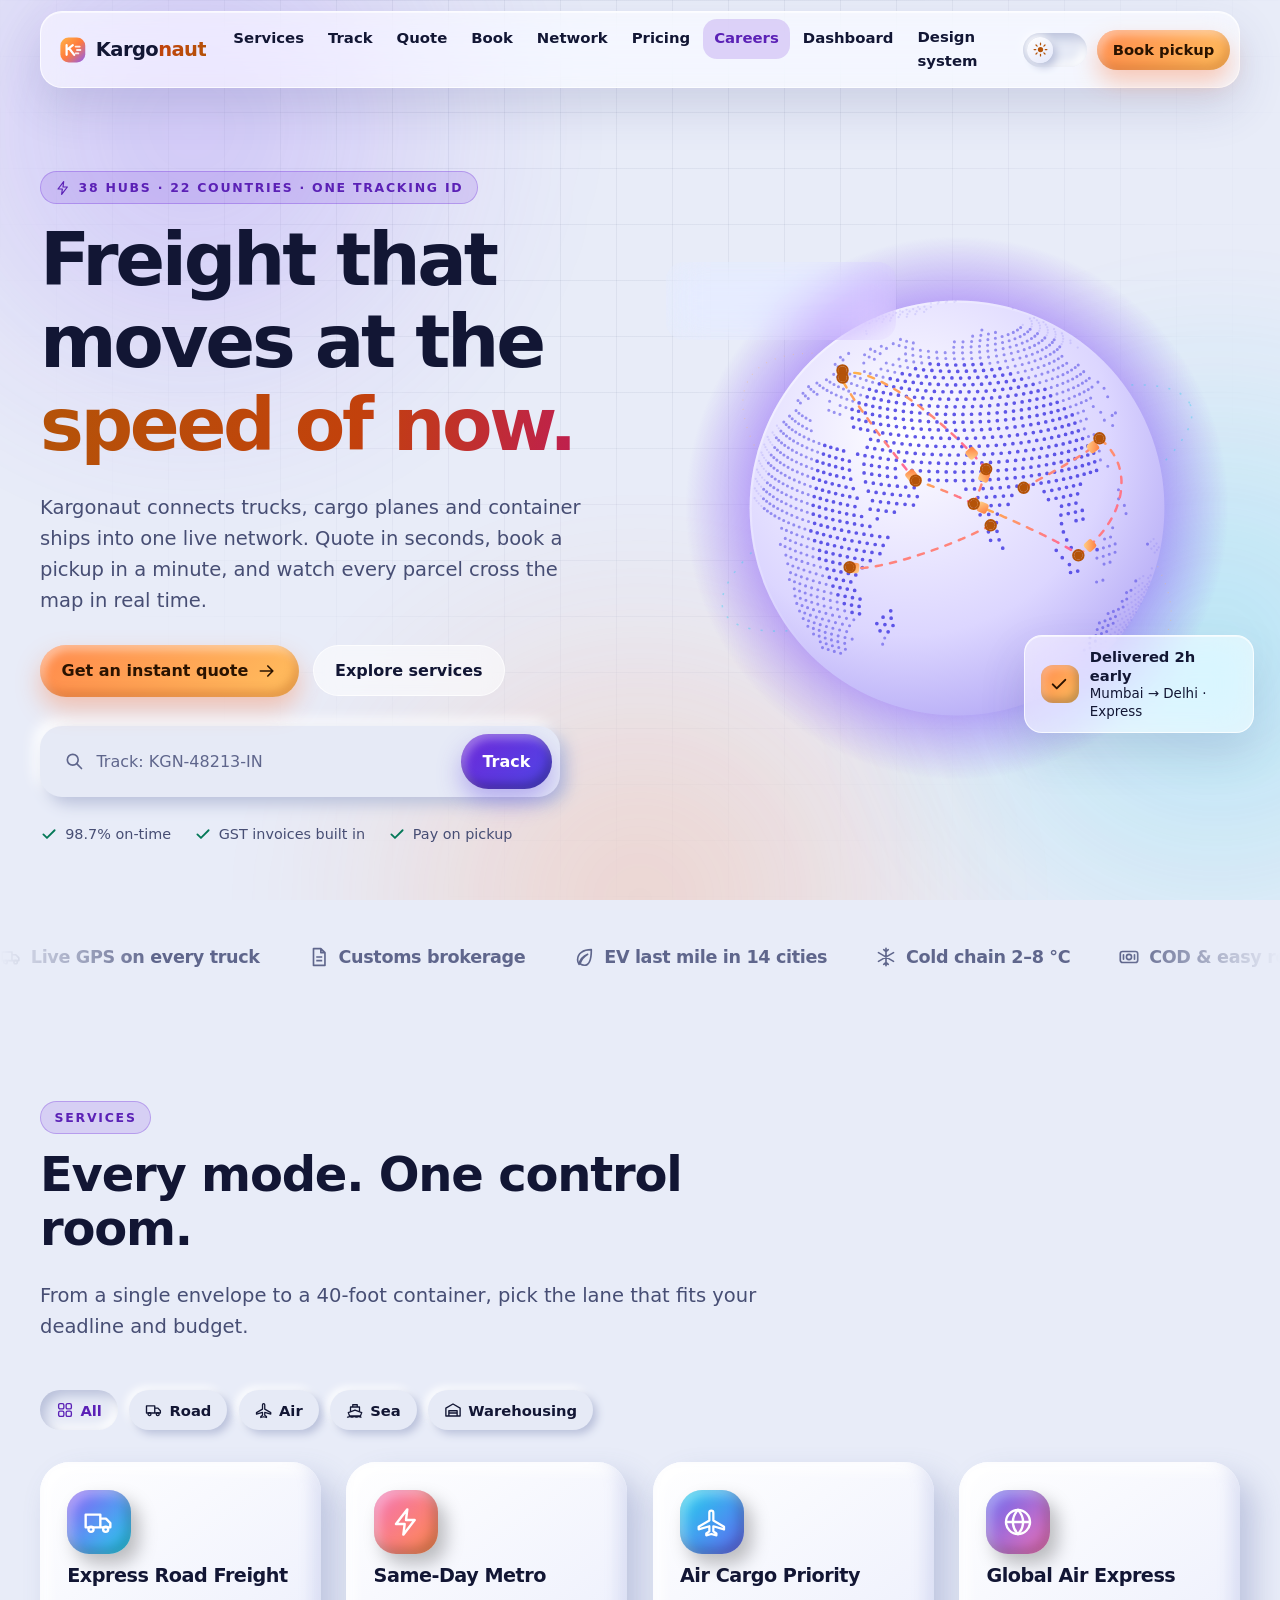
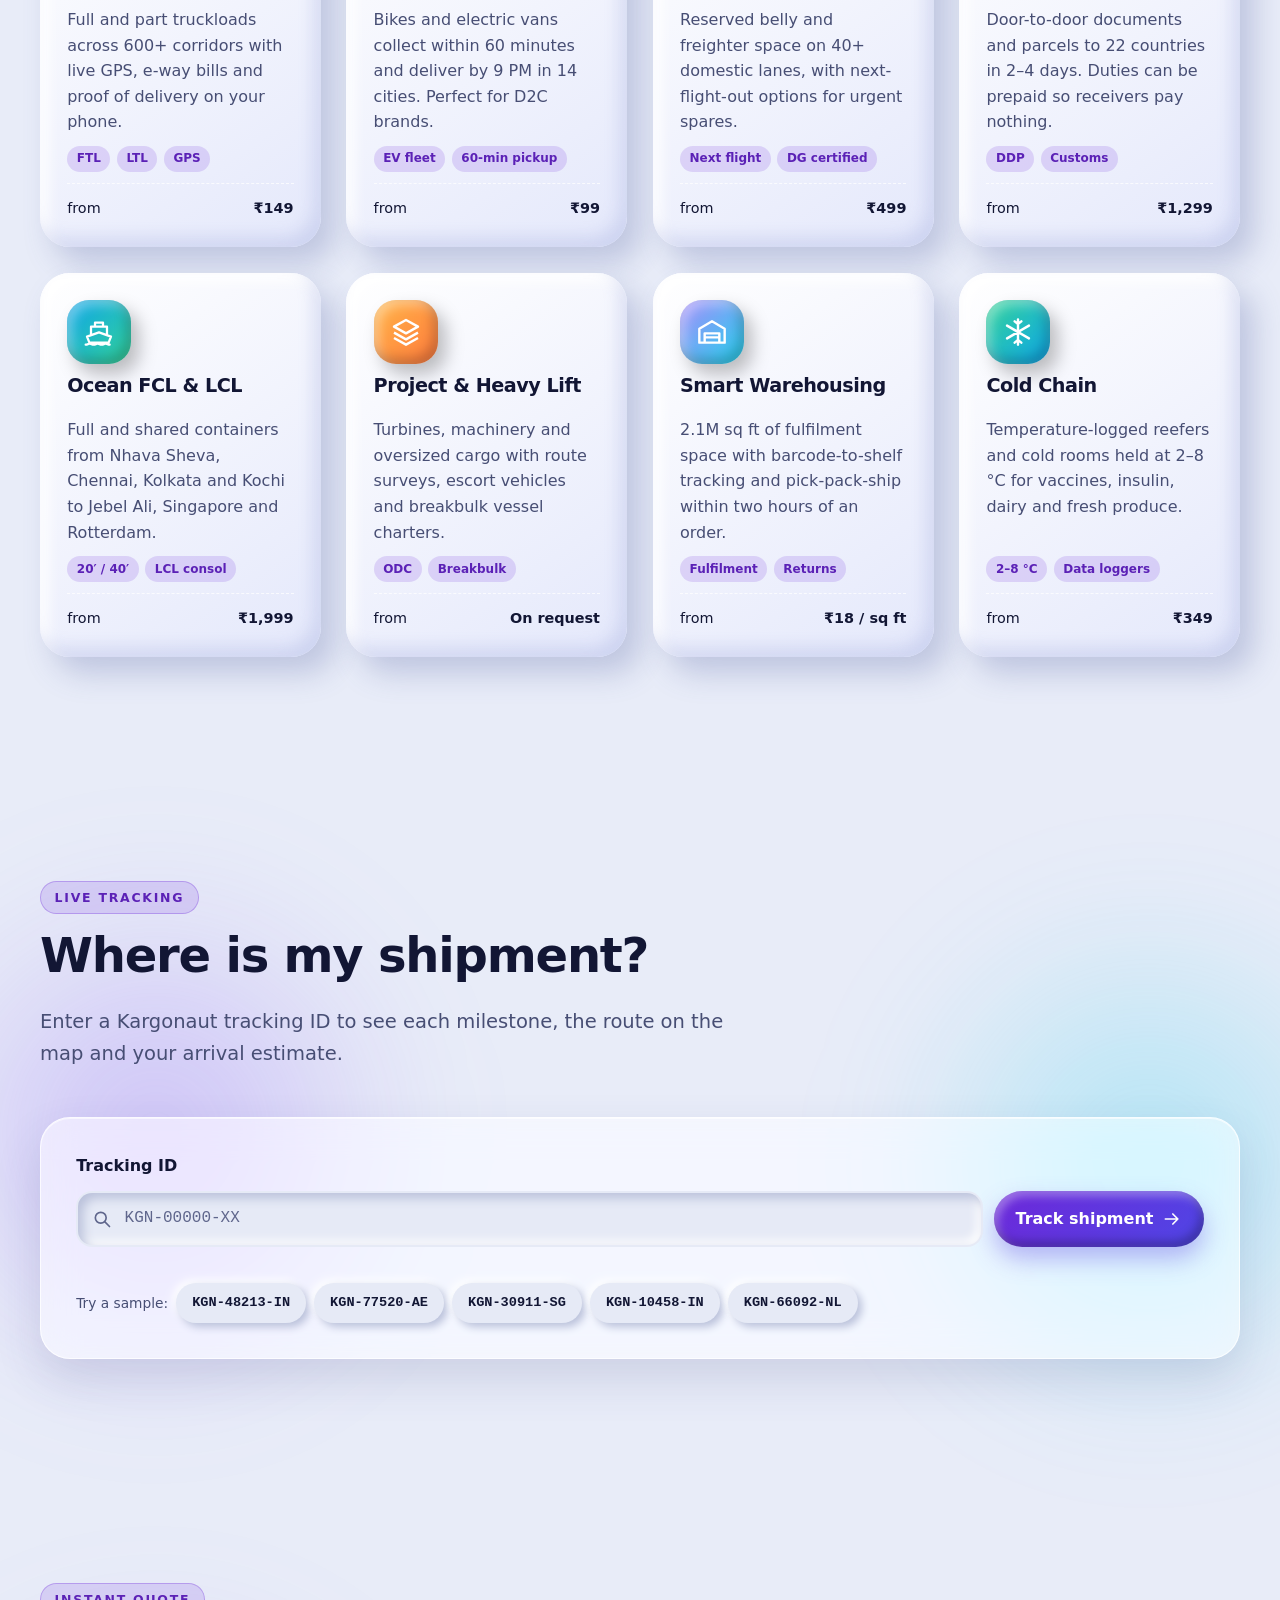
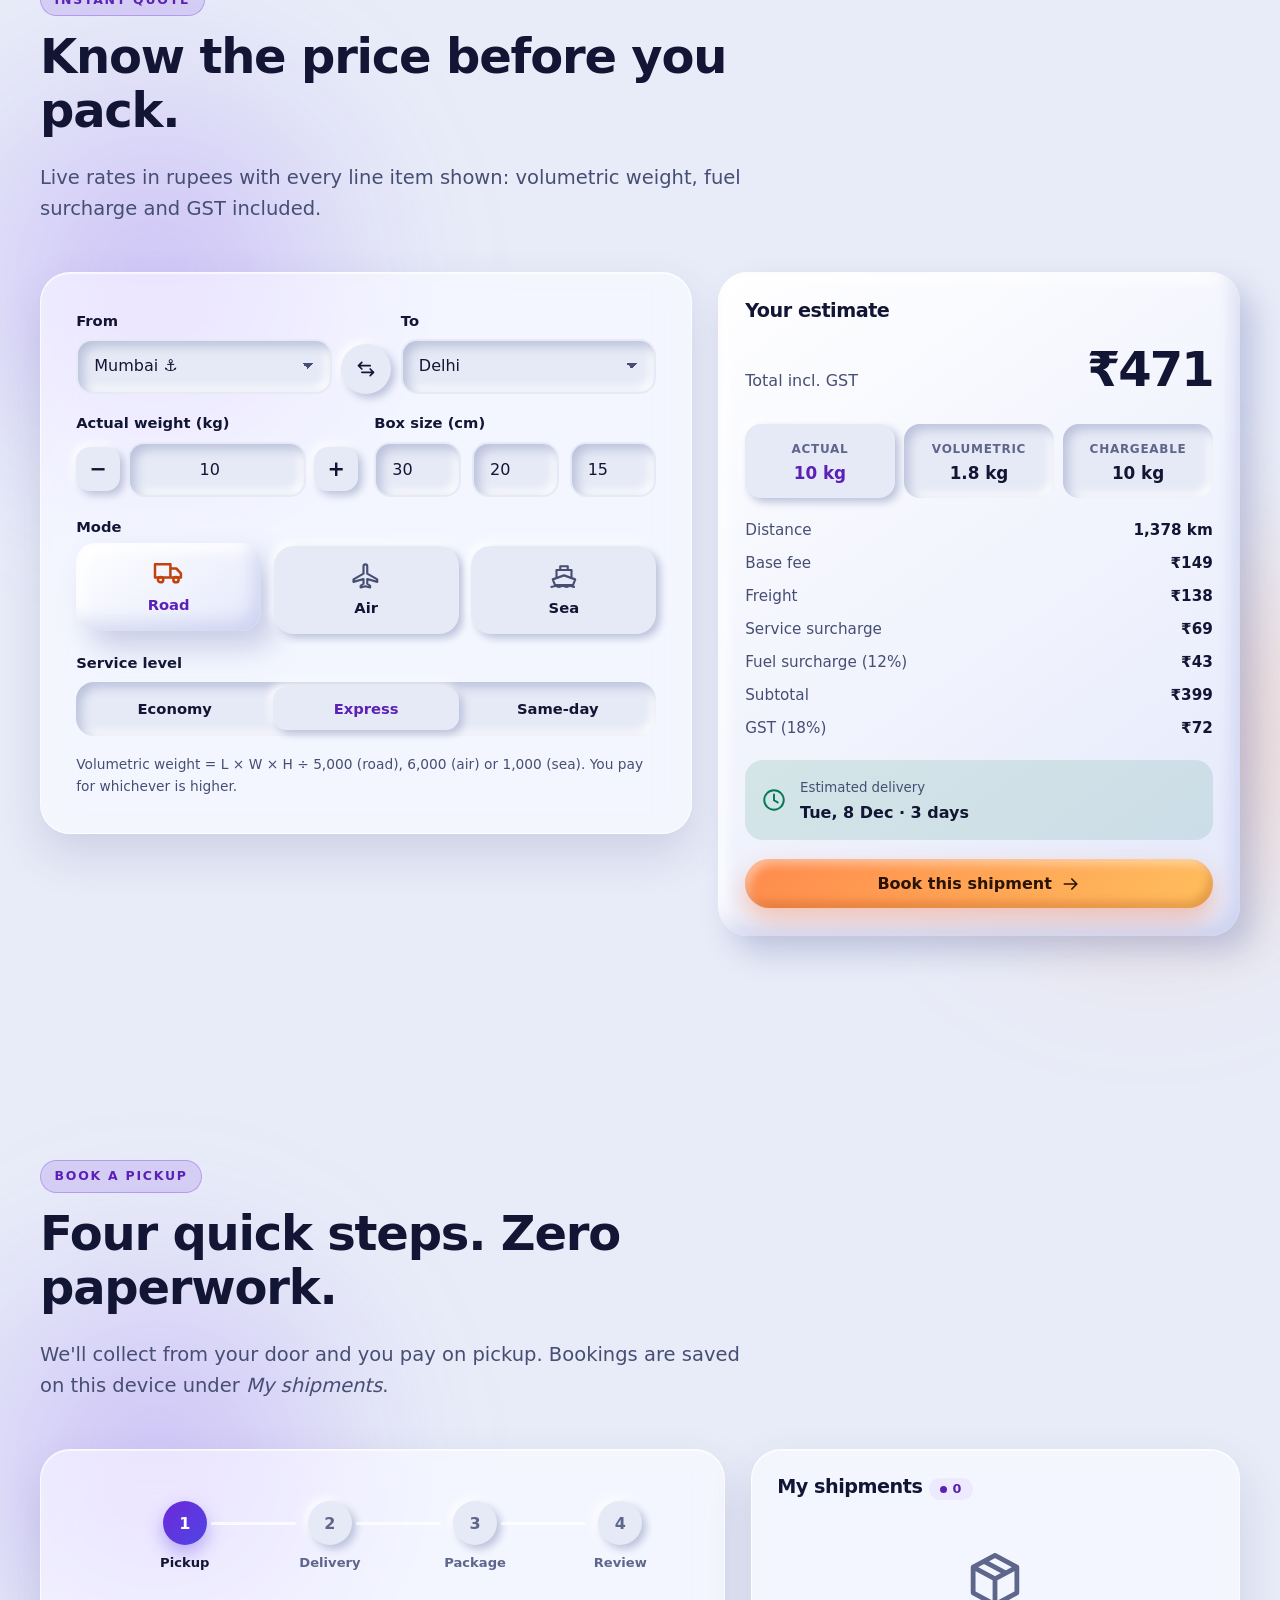
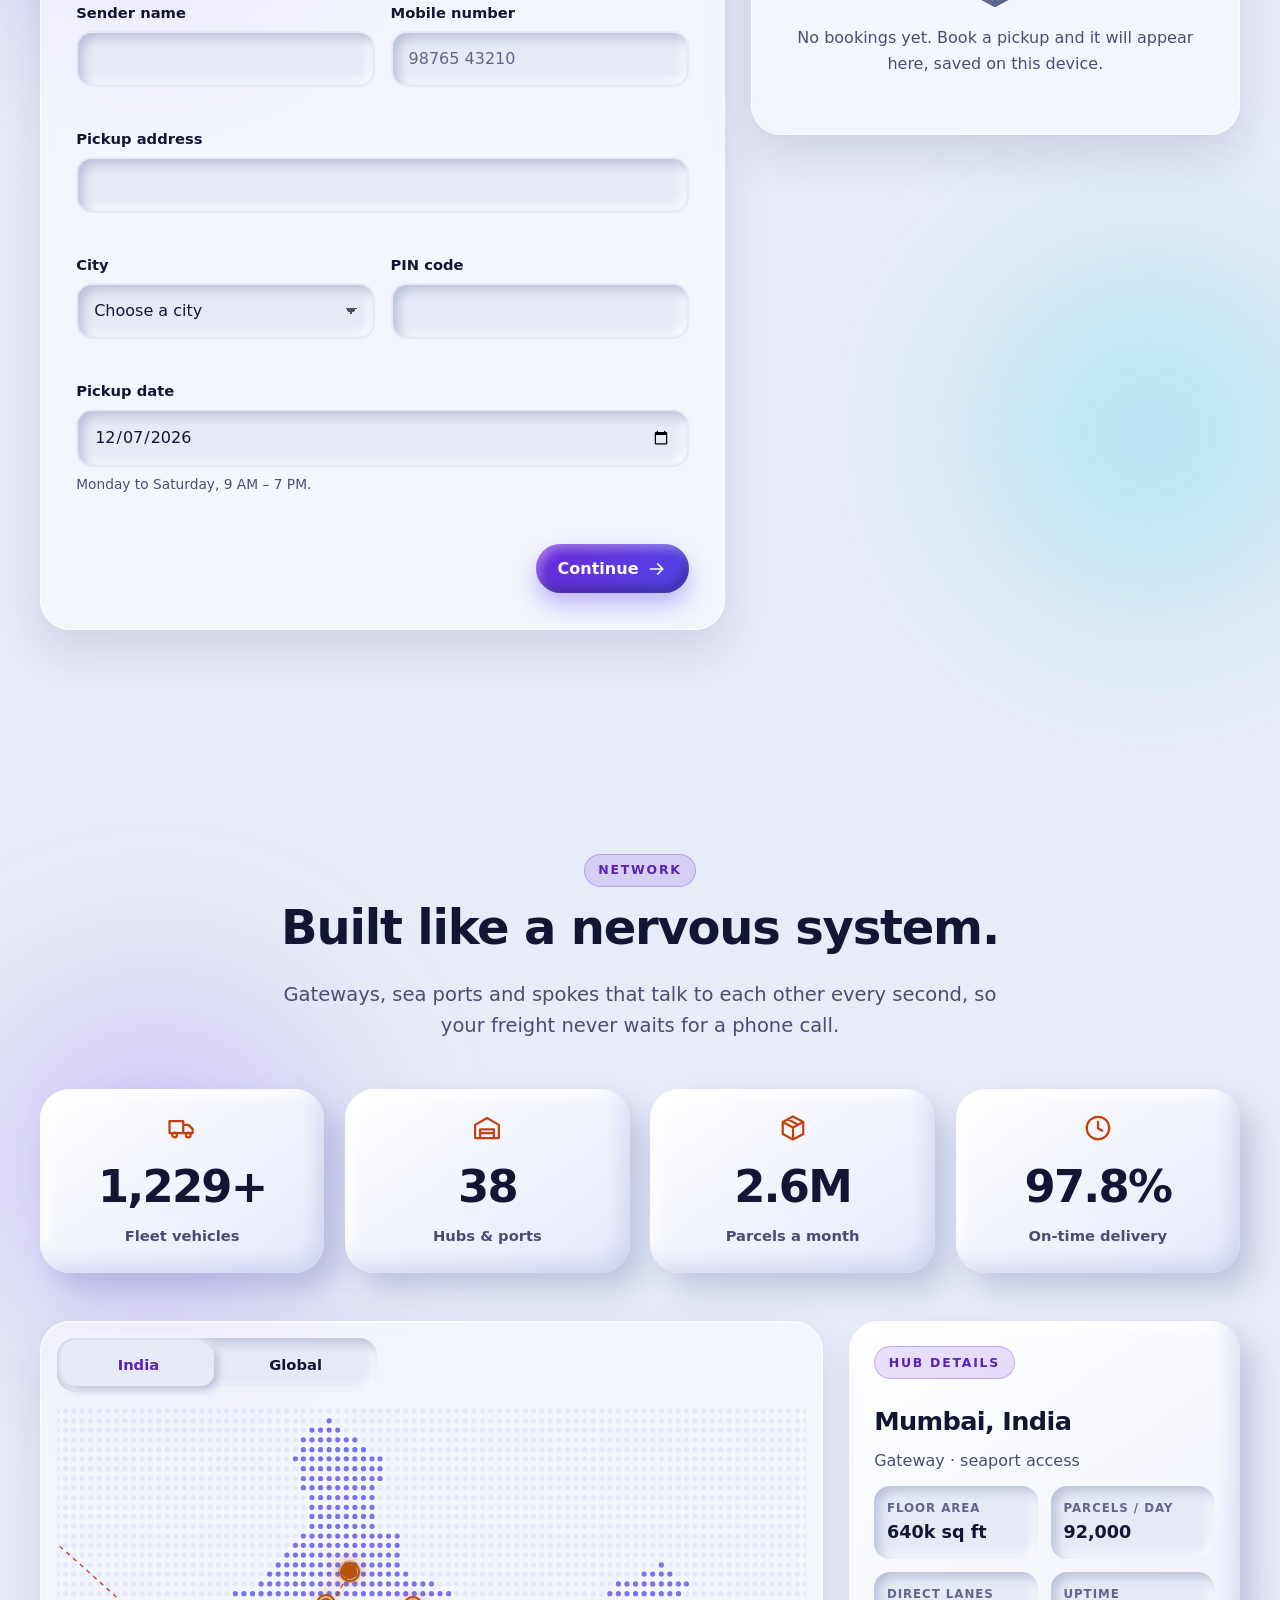
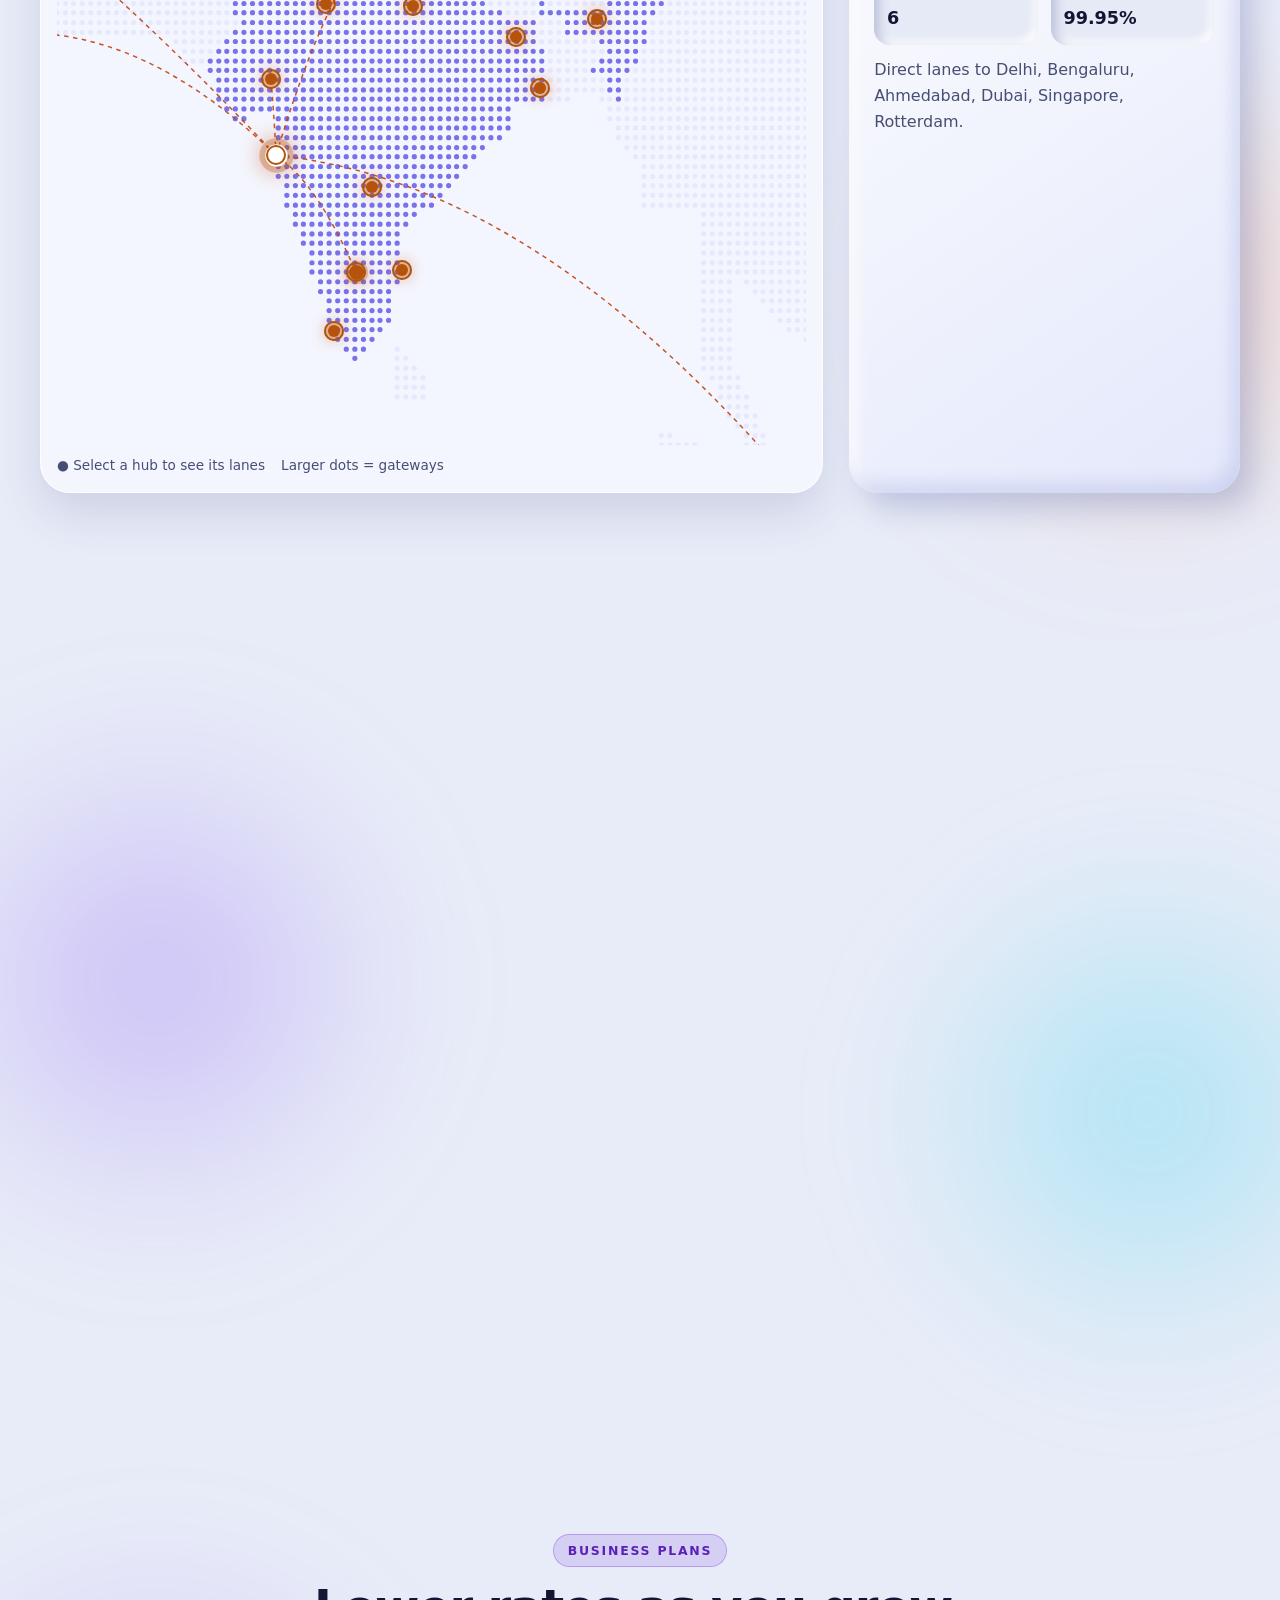
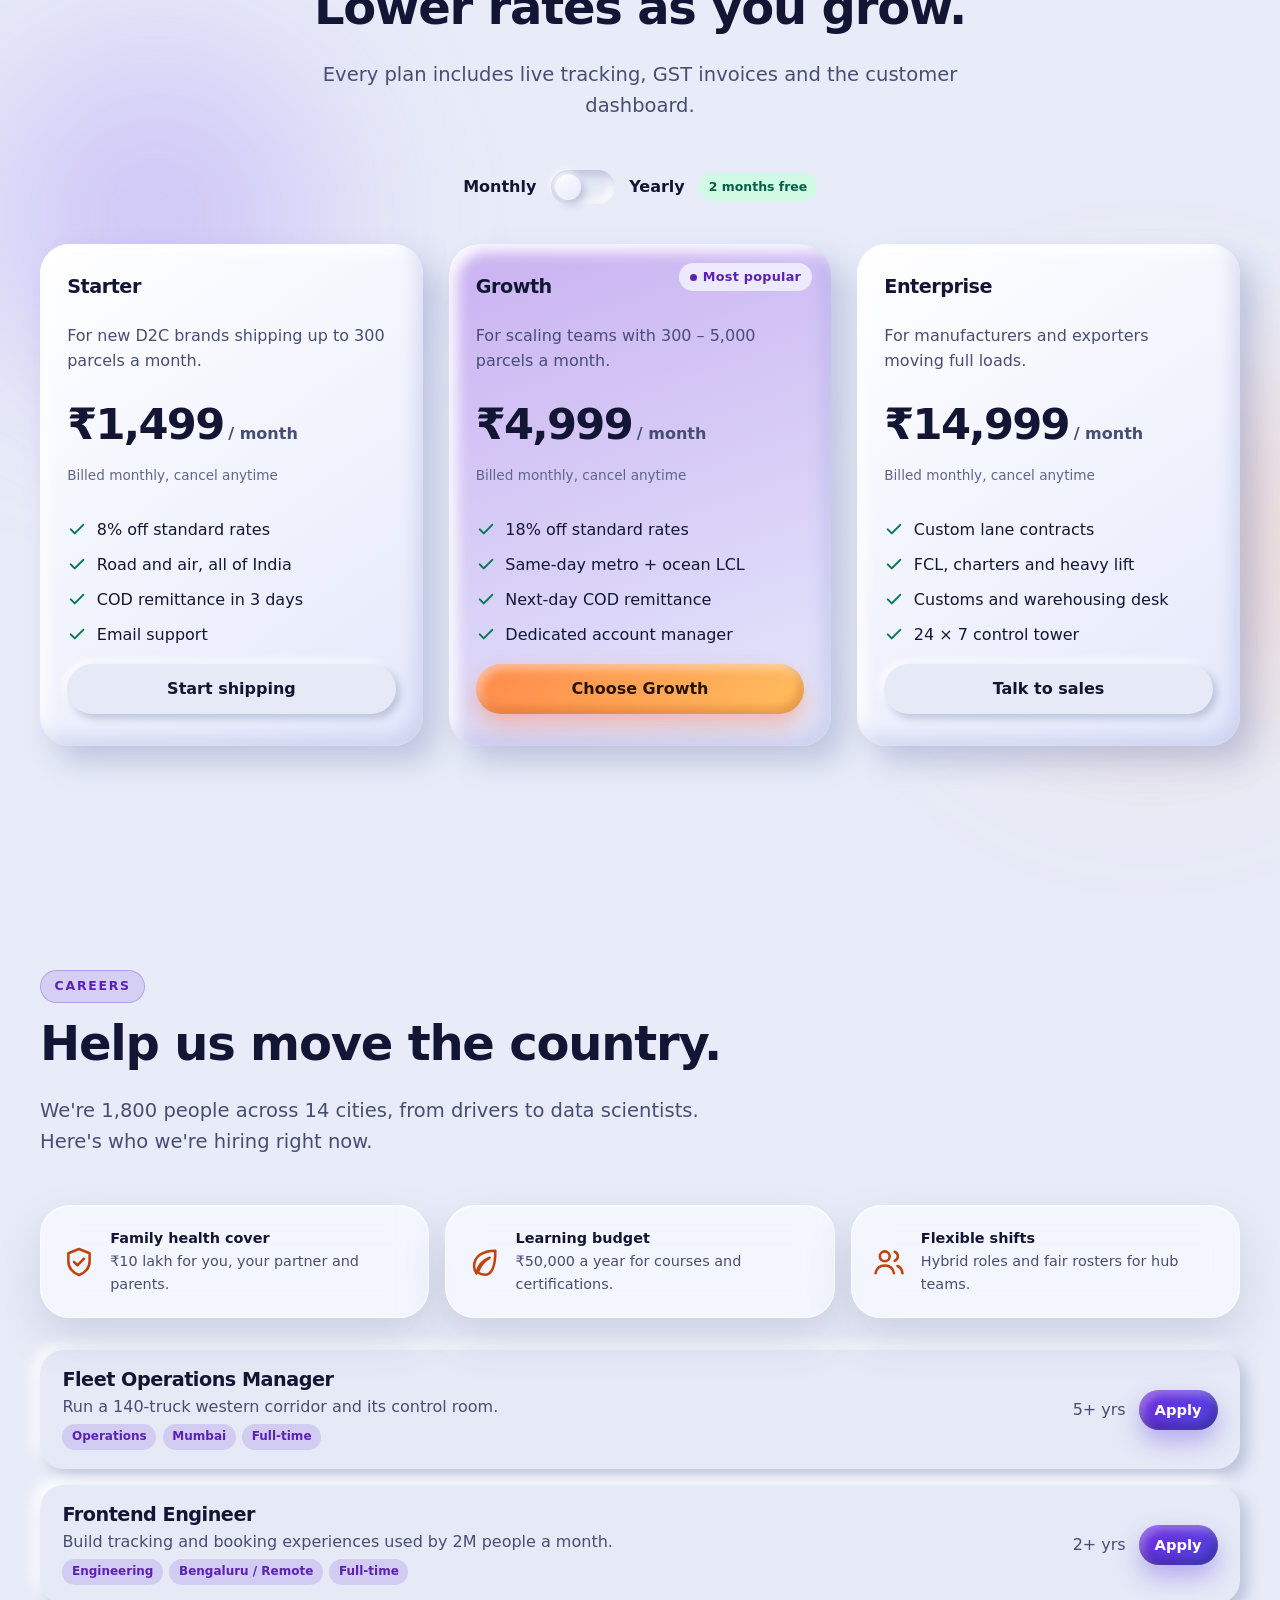
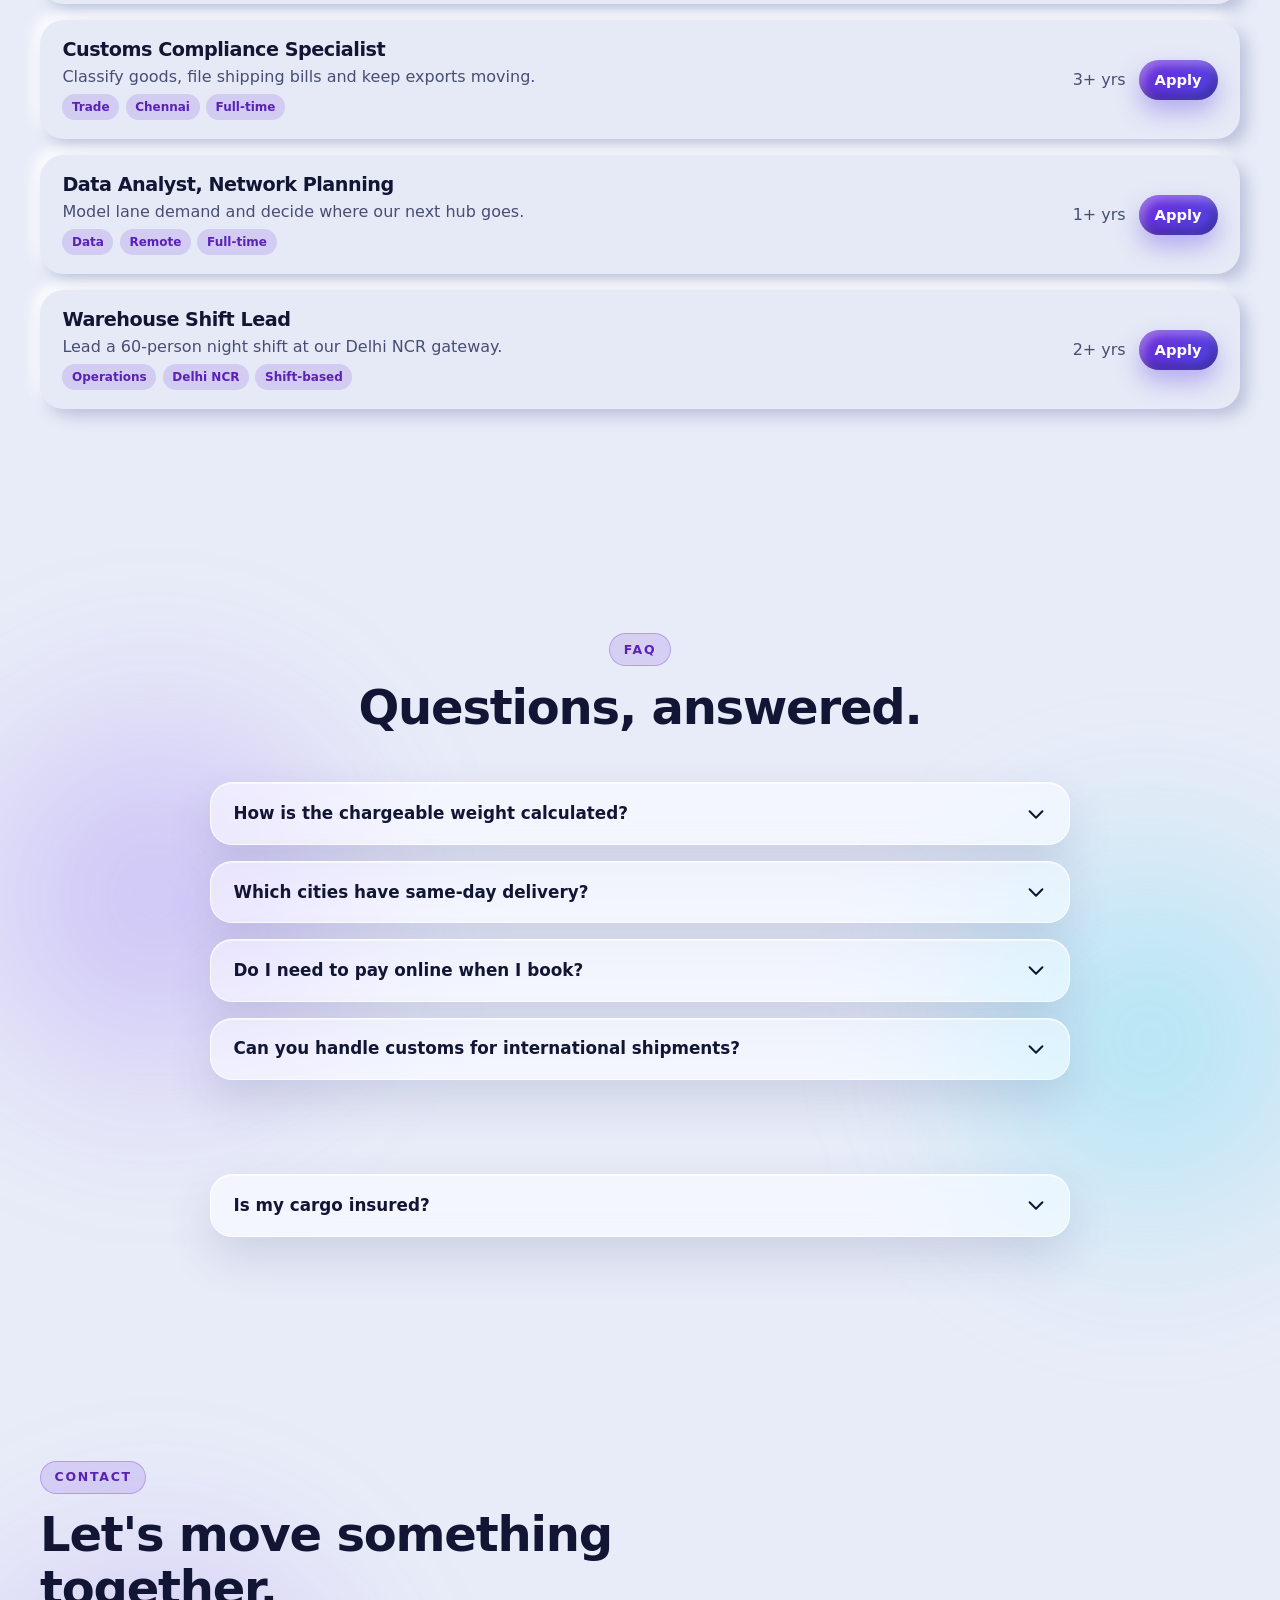
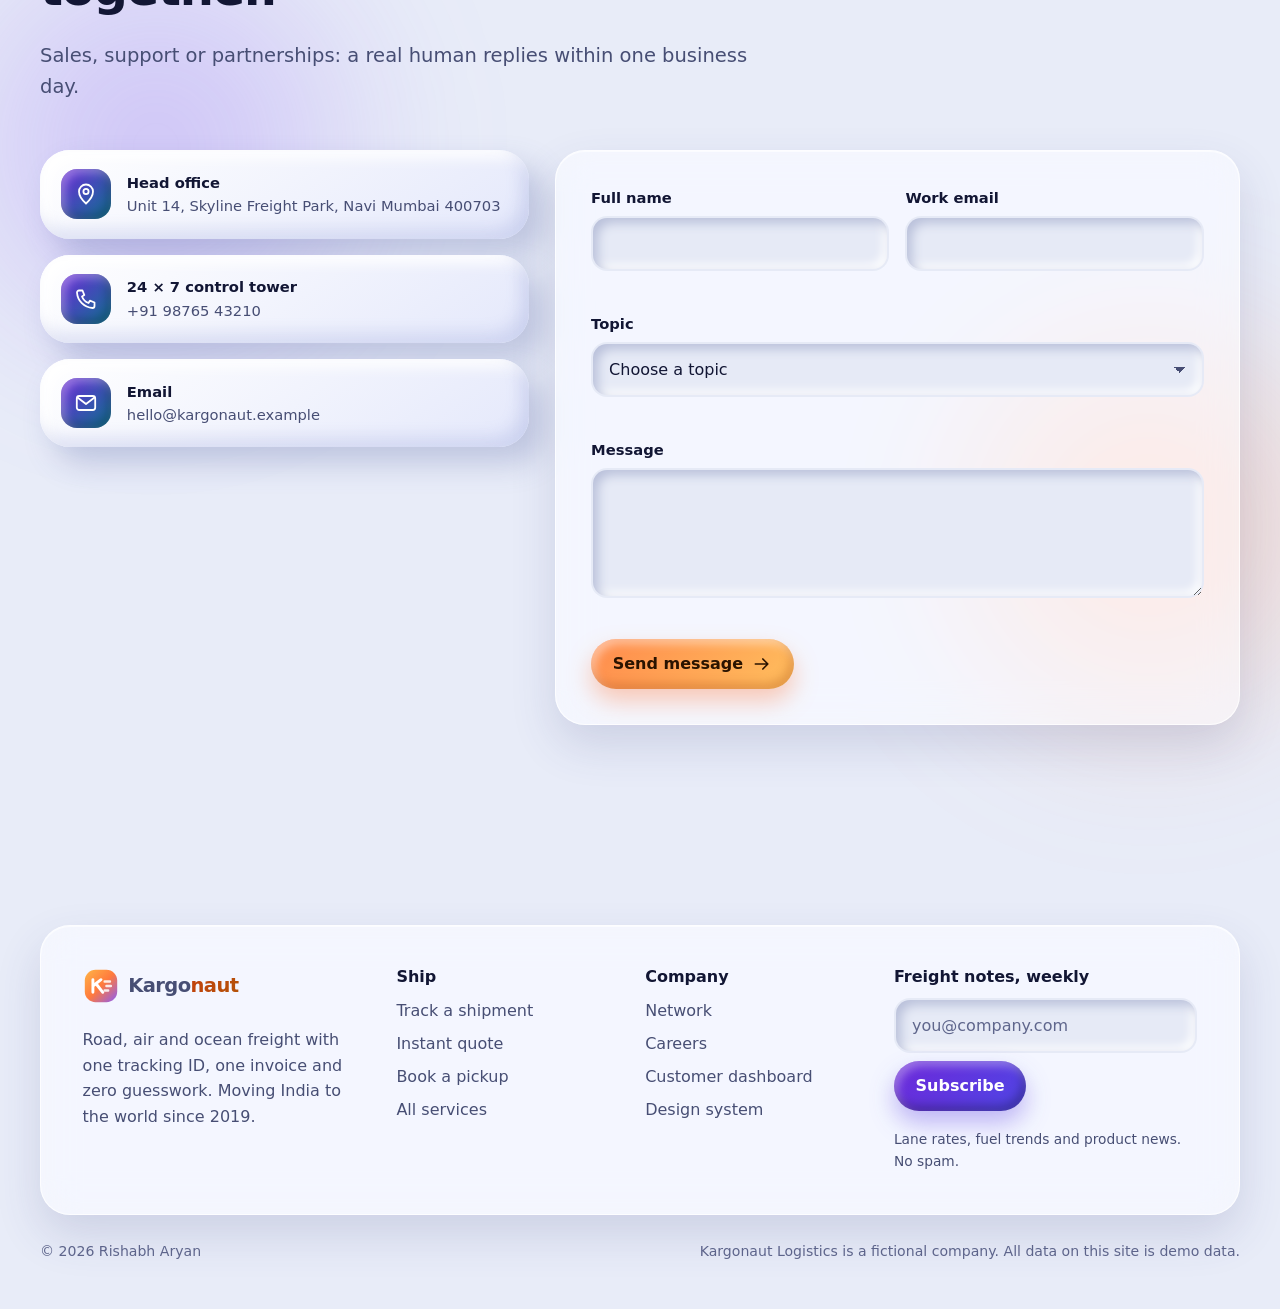
<file: index.html>
<!DOCTYPE html>
<html lang="en-IN" class="no-js" data-theme="dark">
<head>
  <meta charset="utf-8">
  <meta name="viewport" content="width=device-width, initial-scale=1">
  <title>Kargonaut Logistics | Road, air and ocean freight with live tracking</title>
  <meta name="description" content="Kargonaut Logistics: instant freight quotes in rupees, live shipment tracking, pickup booking and a network of 38 hubs. A front-end capstone by Rishabh Aryan.">
  <meta name="author" content="Rishabh Aryan">
  <meta name="theme-color" content="#090c1b">
  <link rel="icon" href="assets/img/favicon.svg" type="image/svg+xml">
  <script src="assets/js/theme-init.js"></script>
  <link rel="stylesheet" href="assets/css/styles.css">
</head>
<body>
<svg xmlns="http://www.w3.org/2000/svg" width="0" height="0" style="position:absolute" aria-hidden="true" focusable="false">
  <defs>
    <linearGradient id="logoGrad" x1="0" y1="0" x2="1" y2="1"><stop offset="0" stop-color="#ffb547"/><stop offset=".5" stop-color="#ff7a3d"/><stop offset="1" stop-color="#8b5cf6"/></linearGradient>
  </defs>
  <symbol id="i-logo" viewBox="0 0 40 40"><rect x="2" y="2" width="36" height="36" rx="12" fill="url(#logoGrad)"/><path d="M11 27V13M11 20l9-7M14.5 17.5L22 27" fill="none" stroke="#fff" stroke-width="3.2" stroke-linecap="round" stroke-linejoin="round"/><path d="M24 15h6M26 20h5M24 25h4" stroke="#fff" stroke-width="2.6" stroke-linecap="round" opacity=".85"/></symbol>
  <g fill="none" stroke="currentColor" stroke-width="1.8" stroke-linecap="round" stroke-linejoin="round">
    <symbol id="i-truck" viewBox="0 0 24 24"><path d="M2 6.5h11v9.5H2zM13 9.5h4.2l3.3 3.4V16H13z" fill="none" stroke="currentColor" stroke-width="1.8" stroke-linejoin="round"/><circle cx="6" cy="17.5" r="1.9" fill="none" stroke="currentColor" stroke-width="1.8"/><circle cx="17" cy="17.5" r="1.9" fill="none" stroke="currentColor" stroke-width="1.8"/></symbol>
    <symbol id="i-plane" viewBox="0 0 24 24"><path d="M21 15.5l-8-4.6V5a1.5 1.5 0 00-3 0v5.9L2 15.5v2l8-2.3V19l-2.3 1.6V22l3.8-1 3.8 1v-1.4L13 19v-3.8l8 2.3z" fill="none" stroke="currentColor" stroke-width="1.7" stroke-linejoin="round"/></symbol>
    <symbol id="i-ship" viewBox="0 0 24 24"><path d="M3 15.5l1.8 4.5h14.4l1.8-4.5-9-3.2z M6 13.6V8h12v5.6 M9 8V5h6v3 M2 21.5c1.5 0 1.5-.8 3-.8s1.5.8 3 .8 1.5-.8 3-.8 1.5.8 3 .8 1.5-.8 3-.8 1.5.8 3 .8" fill="none" stroke="currentColor" stroke-width="1.7" stroke-linecap="round" stroke-linejoin="round"/></symbol>
    <symbol id="i-warehouse" viewBox="0 0 24 24"><path d="M2.5 9.5L12 4l9.5 5.5V20h-19z M6.5 20v-7h11v7 M6.5 16h11" fill="none" stroke="currentColor" stroke-width="1.8" stroke-linejoin="round"/></symbol>
    <symbol id="i-box" viewBox="0 0 24 24"><path d="M12 2.8l8.2 4.4v9.6L12 21.2 3.8 16.8V7.2z M3.8 7.2L12 11.6l8.2-4.4 M12 11.6v9.6 M7.9 5l8.2 4.4" fill="none" stroke="currentColor" stroke-width="1.8" stroke-linejoin="round"/></symbol>
    <symbol id="i-bolt" viewBox="0 0 24 24"><path d="M13 2.5L4.5 13.5H11l-1 8 8.5-11H12z" fill="none" stroke="currentColor" stroke-width="1.8" stroke-linejoin="round"/></symbol>
    <symbol id="i-globe" viewBox="0 0 24 24"><circle cx="12" cy="12" r="9" fill="none" stroke="currentColor" stroke-width="1.8"/><path d="M3 12h18M12 3c2.6 2.6 3.8 5.6 3.8 9s-1.2 6.4-3.8 9c-2.6-2.6-3.8-5.6-3.8-9S9.4 5.6 12 3z" fill="none" stroke="currentColor" stroke-width="1.8"/></symbol>
    <symbol id="i-shield" viewBox="0 0 24 24"><path d="M12 2.8l7.5 3v5.6c0 4.6-3.1 8.4-7.5 9.8-4.4-1.4-7.5-5.2-7.5-9.8V5.8z M8.5 12l2.4 2.4 4.6-4.8" fill="none" stroke="currentColor" stroke-width="1.8" stroke-linecap="round" stroke-linejoin="round"/></symbol>
    <symbol id="i-clock" viewBox="0 0 24 24"><circle cx="12" cy="12" r="9" fill="none" stroke="currentColor" stroke-width="1.8"/><path d="M12 7v5.2l3.4 2" fill="none" stroke="currentColor" stroke-width="1.8" stroke-linecap="round"/></symbol>
    <symbol id="i-pin" viewBox="0 0 24 24"><path d="M12 21.5s7-6.2 7-12a7 7 0 00-14 0c0 5.8 7 12 7 12z" fill="none" stroke="currentColor" stroke-width="1.8"/><circle cx="12" cy="9.5" r="2.6" fill="none" stroke="currentColor" stroke-width="1.8"/></symbol>
    <symbol id="i-search" viewBox="0 0 24 24"><circle cx="10.5" cy="10.5" r="6.5" fill="none" stroke="currentColor" stroke-width="2"/><path d="M15.5 15.5L21 21" stroke="currentColor" stroke-width="2" stroke-linecap="round"/></symbol>
    <symbol id="i-sun" viewBox="0 0 24 24"><circle cx="12" cy="12" r="4.2" fill="currentColor"/><path d="M12 1.8v2.6M12 19.6v2.6M1.8 12h2.6M19.6 12h2.6M4.8 4.8l1.8 1.8M17.4 17.4l1.8 1.8M4.8 19.2l1.8-1.8M17.4 6.6l1.8-1.8" stroke="currentColor" stroke-width="2" stroke-linecap="round"/></symbol>
    <symbol id="i-moon" viewBox="0 0 24 24"><path d="M20.5 14.6A8.6 8.6 0 019.4 3.5a8.6 8.6 0 1011.1 11.1z" fill="currentColor"/></symbol>
    <symbol id="i-check" viewBox="0 0 24 24"><path d="M4.5 12.5l4.8 4.8L19.5 7" fill="none" stroke="currentColor" stroke-width="2.4" stroke-linecap="round" stroke-linejoin="round"/></symbol>
    <symbol id="i-arrow" viewBox="0 0 24 24"><path d="M4 12h15M13 6l6 6-6 6" fill="none" stroke="currentColor" stroke-width="2" stroke-linecap="round" stroke-linejoin="round"/></symbol>
    <symbol id="i-left" viewBox="0 0 24 24"><path d="M15 5l-7 7 7 7" fill="none" stroke="currentColor" stroke-width="2.2" stroke-linecap="round" stroke-linejoin="round"/></symbol>
    <symbol id="i-right" viewBox="0 0 24 24"><path d="M9 5l7 7-7 7" fill="none" stroke="currentColor" stroke-width="2.2" stroke-linecap="round" stroke-linejoin="round"/></symbol>
    <symbol id="i-down" viewBox="0 0 24 24"><path d="M5 9l7 7 7-7" fill="none" stroke="currentColor" stroke-width="2.2" stroke-linecap="round" stroke-linejoin="round"/></symbol>
    <symbol id="i-swap" viewBox="0 0 24 24"><path d="M7 4L3 8l4 4M3 8h14M17 12l4 4-4 4M21 16H7" fill="none" stroke="currentColor" stroke-width="2" stroke-linecap="round" stroke-linejoin="round"/></symbol>
    <symbol id="i-star" viewBox="0 0 24 24"><path d="M12 2.8l2.8 5.8 6.3.9-4.6 4.4 1.1 6.3L12 17.2l-5.6 3 1.1-6.3-4.6-4.4 6.3-.9z" fill="currentColor"/></symbol>
    <symbol id="i-phone" viewBox="0 0 24 24"><path d="M5 3.5h3.5l1.8 4.6-2.3 1.4a11 11 0 006.5 6.5l1.4-2.3 4.6 1.8V19a2 2 0 01-2 2A16.5 16.5 0 013 5.5a2 2 0 012-2z" fill="none" stroke="currentColor" stroke-width="1.8" stroke-linejoin="round"/></symbol>
    <symbol id="i-mail" viewBox="0 0 24 24"><rect x="2.8" y="5" width="18.4" height="14" rx="2.5" fill="none" stroke="currentColor" stroke-width="1.8"/><path d="M3.5 6.5l8.5 6.5 8.5-6.5" fill="none" stroke="currentColor" stroke-width="1.8" stroke-linejoin="round"/></symbol>
    <symbol id="i-chart" viewBox="0 0 24 24"><path d="M3.5 20.5h17M6.5 17v-5M11 17V7M15.5 17v-7.5M20 17V4.5" fill="none" stroke="currentColor" stroke-width="2" stroke-linecap="round"/></symbol>
    <symbol id="i-grid" viewBox="0 0 24 24"><rect x="3.5" y="3.5" width="7" height="7" rx="2" fill="none" stroke="currentColor" stroke-width="1.8"/><rect x="13.5" y="3.5" width="7" height="7" rx="2" fill="none" stroke="currentColor" stroke-width="1.8"/><rect x="3.5" y="13.5" width="7" height="7" rx="2" fill="none" stroke="currentColor" stroke-width="1.8"/><rect x="13.5" y="13.5" width="7" height="7" rx="2" fill="none" stroke="currentColor" stroke-width="1.8"/></symbol>
    <symbol id="i-doc" viewBox="0 0 24 24"><path d="M6 2.8h8l4.5 4.5v13.9H6z M14 2.8v4.5h4.5 M9 12h6.5M9 16h6.5" fill="none" stroke="currentColor" stroke-width="1.8" stroke-linejoin="round"/></symbol>
    <symbol id="i-leaf" viewBox="0 0 24 24"><path d="M20 4c-9 0-15 4-15 11 0 2 .7 3.6 1.6 5 C8 13.5 12 10.5 16 9c-3.6 2-6.6 5.2-8.4 10.4C9 20.3 10.5 21 12.5 21 18 21 20 15 20 4z" fill="none" stroke="currentColor" stroke-width="1.8" stroke-linejoin="round"/></symbol>
    <symbol id="i-users" viewBox="0 0 24 24"><circle cx="9" cy="8" r="3.5" fill="none" stroke="currentColor" stroke-width="1.8"/><path d="M2.5 20c.6-3.6 3.2-5.6 6.5-5.6s5.9 2 6.5 5.6M16 4.8a3.4 3.4 0 010 6.4M18 14.8c1.9.7 3.2 2.4 3.5 5.2" fill="none" stroke="currentColor" stroke-width="1.8" stroke-linecap="round"/></symbol>
    <symbol id="i-snow" viewBox="0 0 24 24"><path d="M12 2.5v19M3.8 7.2l16.4 9.6M3.8 16.8l16.4-9.6M9.5 4l2.5 2 2.5-2M9.5 20l2.5-2 2.5 2" fill="none" stroke="currentColor" stroke-width="1.8" stroke-linecap="round" stroke-linejoin="round"/></symbol>
    <symbol id="i-cash" viewBox="0 0 24 24"><rect x="2.5" y="6" width="19" height="12" rx="2.5" fill="none" stroke="currentColor" stroke-width="1.8"/><circle cx="12" cy="12" r="2.8" fill="none" stroke="currentColor" stroke-width="1.8"/><path d="M6 9.5v5M18 9.5v5" stroke="currentColor" stroke-width="1.8" stroke-linecap="round"/></symbol>
    <symbol id="i-home" viewBox="0 0 24 24"><path d="M3.5 11L12 4l8.5 7M6 9.5V20h12V9.5" fill="none" stroke="currentColor" stroke-width="1.8" stroke-linecap="round" stroke-linejoin="round"/></symbol>
    <symbol id="i-copy" viewBox="0 0 24 24"><rect x="8" y="8" width="12.5" height="12.5" rx="2.5" fill="none" stroke="currentColor" stroke-width="1.8"/><path d="M16 8V5.5A2 2 0 0014 3.5H5.5a2 2 0 00-2 2V14a2 2 0 002 2H8" fill="none" stroke="currentColor" stroke-width="1.8"/></symbol>
    <symbol id="i-trash" viewBox="0 0 24 24"><path d="M4 6.5h16M9.5 6.5V4h5v2.5M6.5 6.5l1 14h9l1-14" fill="none" stroke="currentColor" stroke-width="1.8" stroke-linecap="round" stroke-linejoin="round"/></symbol>
    <symbol id="i-download" viewBox="0 0 24 24"><path d="M12 3.5v12M7 10.5l5 5 5-5M4 20.5h16" fill="none" stroke="currentColor" stroke-width="2" stroke-linecap="round" stroke-linejoin="round"/></symbol>
    <symbol id="i-pause" viewBox="0 0 24 24"><path d="M8 5v14M16 5v14" stroke="currentColor" stroke-width="2.6" stroke-linecap="round"/></symbol>
    <symbol id="i-play" viewBox="0 0 24 24"><path d="M7 4.5v15l12-7.5z" fill="currentColor"/></symbol>
    <symbol id="i-up" viewBox="0 0 24 24"><path d="M5 15l7-7 7 7" fill="none" stroke="currentColor" stroke-width="2.4" stroke-linecap="round" stroke-linejoin="round"/></symbol>
    <symbol id="i-sort" viewBox="0 0 24 24"><path d="M6 9l6 6 6-6" fill="none" stroke="currentColor" stroke-width="2.6" stroke-linecap="round" stroke-linejoin="round"/></symbol>
    <symbol id="i-layers" viewBox="0 0 24 24"><path d="M12 3l9 5-9 5-9-5z M3 12.5l9 5 9-5 M3 16.5l9 5 9-5" fill="none" stroke="currentColor" stroke-width="1.8" stroke-linejoin="round"/></symbol>
  </g>
</svg>
<a class="skip-link" href="#main">Skip to main content</a>
<div class="mesh" aria-hidden="true"><span></span><span></span><span></span></div>
<div class="grid-bg" aria-hidden="true"></div>
<header class="site-header">
  <div class="container">
    <div class="bar glass">
      <a class="brand" href="index.html" aria-label="Kargonaut Logistics, home">
        <svg aria-hidden="true"><use href="#i-logo"></use></svg><span>Kargo<b>naut</b></span>
      </a>
      <nav id="site-nav" class="site-nav" aria-label="Main">
        <ul>
          <li><a href="#services">Services</a></li>
          <li><a href="#track">Track</a></li>
          <li><a href="#quote">Quote</a></li>
          <li><a href="#book">Book</a></li>
          <li><a href="#network">Network</a></li>
          <li><a href="#pricing">Pricing</a></li>
          <li><a href="#careers">Careers</a></li>
          <li><a href="dashboard.html">Dashboard</a></li>
          <li><a href="design-system.html">Design system</a></li>
        </ul>
      </nav>
      <div class="nav-actions">
        <button class="switch" id="themeToggle" type="button" role="switch" aria-checked="true" aria-label="Dark mode">
          <span class="knob"><svg aria-hidden="true"><use href="#i-moon"></use></svg></span>
        </button>
        <a class="btn btn-hot btn-clay btn-sm hide-sm" href="#book">Book pickup</a>
        <button class="hamburger" id="menuButton" type="button" aria-controls="site-nav" aria-expanded="false" aria-label="Open menu"><span></span><span></span><span></span></button>
      </div>
    </div>
  </div>
</header>
<svg width="0" height="0" style="position:absolute" aria-hidden="true" focusable="false">
  <defs id="mapDefs">
    <linearGradient id="routeGrad" x1="0" y1="0" x2="1" y2="0"><stop offset="0" stop-color="#34d399"/><stop offset=".5" stop-color="#22d3ee"/><stop offset="1" stop-color="#8b5cf6"/></linearGradient>
    <linearGradient id="vehGrad" x1="0" y1="0" x2="1" y2="1"><stop offset="0" stop-color="#ff8a4c"/><stop offset="1" stop-color="#8b5cf6"/></linearGradient>
  </defs>
</svg>
<main id="main" tabindex="-1">

  <!-- ===================== HERO ===================== -->
  <section class="hero" aria-labelledby="hero-title">
    <div class="container hero-grid">
      <div>
        <span class="eyebrow"><svg width="16" height="16" aria-hidden="true"><use href="#i-bolt"></use></svg> 38 hubs · 22 countries · one tracking ID</span>
        <h1 id="hero-title">Freight that moves at the <span class="grad-text">speed of now.</span></h1>
        <p class="lead">Kargonaut connects trucks, cargo planes and container ships into one live network. Quote in seconds, book a pickup in a minute, and watch every parcel cross the map in real time.</p>
        <div class="hero-cta">
          <a class="btn btn-hot btn-clay" href="#quote">Get an instant quote <svg aria-hidden="true"><use href="#i-arrow"></use></svg></a>
          <a class="btn btn-ghost" href="#services">Explore services</a>
        </div>
        <form class="quick-track neu" id="quickTrack" role="search" aria-label="Quick track">
          <label class="icon-input"><span class="sr-only">Tracking ID</span><svg aria-hidden="true"><use href="#i-search"></use></svg><input type="text" class="input" id="quickTrackId" name="quickTrackId" placeholder="Track: KGN-48213-IN" autocomplete="off" spellcheck="false"></label>
          <button class="btn btn-clay" type="submit">Track</button>
        </form>
        <div class="hero-trust">
          <span><svg aria-hidden="true"><use href="#i-check"></use></svg>98.7% on-time</span>
          <span><svg aria-hidden="true"><use href="#i-check"></use></svg>GST invoices built in</span>
          <span><svg aria-hidden="true"><use href="#i-check"></use></svg>Pay on pickup</span>
        </div>
      </div>
      <div class="globe-wrap">
        <svg viewBox="-20 -20 540 540" role="img" aria-labelledby="globeTitle">
<title id="globeTitle">Animated globe with parcels flying between Kargonaut hubs in Mumbai, Delhi, Dubai, Singapore, Shanghai, Rotterdam and Nairobi</title>
<defs>
<radialGradient id="globeFill" cx="38%" cy="32%" r="75%"><stop offset="0" class="gf-1"/><stop offset=".65" class="gf-2"/><stop offset="1" class="gf-3"/></radialGradient>
<radialGradient id="globeGlow" cx="50%" cy="50%" r="50%"><stop offset=".72" stop-color="#8b5cf6" stop-opacity=".55"/><stop offset="1" stop-color="#8b5cf6" stop-opacity="0"/></radialGradient>
<linearGradient id="arcGrad" x1="0" y1="0" x2="1" y2="1"><stop offset="0" stop-color="#ffb547"/><stop offset="1" stop-color="#ff5fa2"/></linearGradient>
<linearGradient id="pkgGrad" x1="0" y1="0" x2="1" y2="1"><stop offset="0" stop-color="#ffd38a"/><stop offset="1" stop-color="#ff7a3d"/></linearGradient>
<linearGradient id="rimGrad" x1="0" y1="0" x2="1" y2="1"><stop offset="0" stop-color="#fff" stop-opacity=".55"/><stop offset=".5" stop-color="#fff" stop-opacity="0"/></linearGradient>
</defs>
<circle cx="250" cy="250" r="262" fill="url(#globeGlow)"/>
<g class="globe-ring"><ellipse cx="250" cy="250" rx="246" ry="70" fill="none" stroke="#22d3ee" stroke-opacity=".35" stroke-width="1.5" stroke-dasharray="2 10" transform="rotate(-24 250 250)"/></g>
<g class="globe-ring rev"><ellipse cx="250" cy="250" rx="236" ry="96" fill="none" stroke="#ffb547" stroke-opacity=".3" stroke-width="1.2" stroke-dasharray="1 8" transform="rotate(32 250 250)"/></g>
<circle cx="250" cy="250" r="200" fill="url(#globeFill)"/>
<path class="globe-dots-0" d="M373.9 391.1h0M379.3 389.1h0M404.1 375.7h0M406.9 373.3h0M383.6 383.1h0M388.6 381.0h0M393.3 378.8h0M405.1 372.0h0M408.3 369.6h0M411.1 367.2h0M413.5 364.7h0M388.6 376.4h0M393.5 374.3h0M398.1 372.1h0M402.3 369.9h0M406.2 367.6h0M409.7 365.2h0M412.8 362.8h0M415.6 360.4h0M417.9 357.9h0M399.0 366.9h0M403.5 364.7h0M407.5 362.5h0M411.2 360.2h0M414.6 357.8h0M417.6 355.4h0M420.2 352.9h0M422.5 350.4h0M405.1 358.9h0M409.3 356.7h0M413.1 354.4h0M416.6 352.1h0M419.8 349.7h0M422.6 347.2h0M425.0 344.7h0M427.0 342.2h0M407.3 352.5h0M411.6 350.3h0M415.5 348.0h0M419.1 345.6h0M422.3 343.2h0M425.1 340.8h0M427.6 338.3h0M429.8 335.8h0M414.4 343.2h0M418.3 340.9h0M421.9 338.5h0M425.1 336.2h0M428.0 333.7h0M430.5 331.3h0M432.6 328.8h0M434.4 326.2h0M417.8 335.4h0M421.7 333.1h0M425.1 330.8h0M428.3 328.4h0M431.1 325.9h0M433.5 323.5h0M435.6 321.0h0M421.8 327.1h0M425.4 324.7h0M428.8 322.4h0M434.4 317.5h0M436.7 315.0h0M426.1 318.0h0M429.6 315.7h0M437.9 308.3h0M440.7 293.0h0M442.8 290.5h0M444.5 288.0h0M437.4 289.3h0M440.1 286.8h0M442.4 284.3h0M436.8 282.4h0M439.6 280.0h0M54.9 240.6h0M56.7 243.1h0M58.8 245.6h0M61.3 248.1h0M55.1 231.1h0M56.7 233.6h0M58.6 236.1h0M60.8 238.6h0M55.9 221.9h0M57.3 224.4h0M59.0 227.0h0M61.1 229.5h0M57.2 213.1h0M58.5 215.6h0M60.1 218.1h0M62.1 220.7h0M64.4 223.2h0M59.1 204.6h0M60.3 207.2h0M61.8 209.7h0M63.7 212.2h0M65.9 214.7h0M61.4 196.5h0M62.5 199.1h0M64.0 201.6h0M65.9 204.1h0M64.2 188.8h0M65.3 191.4h0M66.8 193.9h0M68.6 196.4h0M67.4 181.5h0M68.5 184.1h0M70.0 186.6h0M71.9 189.1h0M72.2 177.2h0M73.8 179.7h0M76.4 170.7h0M78.1 173.2h0M366.4 95.3h0M359.5 91.1h0M359.3 88.5h0M350.9 92.1h0M352.0 89.5h0M352.4 86.9h0M352.1 84.3h0M351.2 81.7h0M161.7 71.8h0M344.8 85.2h0M345.1 82.6h0M344.7 80.1h0M343.6 77.5h0M171.6 66.9h0M168.2 69.3h0M165.6 71.7h0M162.3 79.4h0M162.8 82.0h0M336.5 83.5h0M337.5 80.9h0M337.6 78.4h0M337.0 75.8h0M335.6 73.2h0M333.4 70.7h0M178.1 64.8h0M174.8 67.2h0M172.4 69.7h0M329.2 79.3h0M330.0 76.7h0M329.9 74.1h0M328.9 71.5h0M327.1 69.0h0M324.4 66.6h0M303.8 57.7h0M188.6 60.9h0M184.6 63.1h0M181.5 65.5h0M179.3 68.0h0M178.0 70.6h0M321.9 75.1h0M322.3 72.5h0M321.8 69.9h0M320.3 67.4h0M195.0 59.6h0M191.1 61.9h0M188.2 64.3h0M186.4 66.8h0M185.6 69.4h0M313.4 73.5h0M201.3 58.7h0M197.6 61.0h0M195.1 63.5h0M193.7 66.0h0M248.8 50.5h0M240.5 50.8h0M232.4 51.5h0M224.9 52.7h0M212.4 56.0h0M207.7 58.2h0M204.3 60.5h0M202.2 63.1h0M201.6 65.6h0M247.5 51.3h0M239.2 51.7h0M231.4 52.6h0M218.6 55.9h0M214.1 58.1h0M211.1 60.5h0M209.8 63.1h0M224.8 56.2h0M220.5 58.4h0M218.3 60.9h0"/>
<path class="globe-dots-1" d="M120.3 384.6h0M125.8 386.5h0M131.7 388.3h0M137.8 390.1h0M372.7 387.0h0M378.3 385.1h0M118.2 379.0h0M123.9 380.9h0M129.8 382.8h0M136.0 384.5h0M142.4 386.2h0M377.9 380.4h0M383.4 378.4h0M111.7 371.5h0M117.1 373.5h0M122.9 375.4h0M128.9 377.2h0M135.1 378.9h0M141.7 380.5h0M378.2 375.0h0M383.9 373.1h0M389.3 371.1h0M394.3 369.1h0M106.2 364.0h0M111.5 366.1h0M117.1 368.0h0M122.9 369.9h0M129.0 371.6h0M135.4 373.3h0M142.0 374.9h0M148.9 376.4h0M178.3 381.3h0M385.2 367.2h0M390.6 365.3h0M395.7 363.2h0M400.6 361.1h0M101.7 356.6h0M106.9 358.7h0M112.3 360.6h0M118.1 362.5h0M124.1 364.3h0M130.3 366.0h0M136.8 367.7h0M143.6 369.2h0M180.3 375.4h0M387.3 360.8h0M392.7 358.8h0M397.9 356.8h0M402.8 354.7h0M98.2 349.3h0M103.2 351.3h0M108.6 353.3h0M114.3 355.2h0M120.2 357.1h0M126.4 358.8h0M132.8 360.5h0M139.5 362.0h0M146.4 363.5h0M395.7 351.7h0M400.8 349.7h0M405.7 347.6h0M410.2 345.4h0M95.5 342.0h0M100.6 344.1h0M105.9 346.1h0M111.6 348.0h0M117.4 349.9h0M123.6 351.6h0M130.0 353.3h0M136.6 354.9h0M143.4 356.4h0M150.5 357.8h0M409.3 339.9h0M413.7 337.7h0M93.8 334.9h0M98.9 337.0h0M104.3 339.0h0M109.9 340.9h0M115.8 342.7h0M121.9 344.5h0M128.3 346.2h0M134.9 347.7h0M141.7 349.2h0M413.5 331.6h0M417.8 329.3h0M93.1 327.9h0M98.2 330.0h0M103.6 332.0h0M109.3 333.9h0M115.2 335.7h0M121.4 337.4h0M127.8 339.1h0M134.4 340.7h0M422.4 320.3h0M88.4 319.0h0M93.3 321.1h0M98.5 323.1h0M104.0 325.1h0M109.8 327.0h0M115.8 328.8h0M122.0 330.5h0M128.5 332.1h0M89.5 312.3h0M94.6 314.4h0M99.9 316.4h0M105.5 318.3h0M111.4 320.2h0M117.5 322.0h0M123.8 323.6h0M384.6 321.4h0M390.7 319.6h0M86.8 303.8h0M91.7 305.9h0M97.0 307.9h0M102.4 309.8h0M108.2 311.7h0M114.2 313.5h0M120.4 315.3h0M85.0 295.4h0M89.9 297.5h0M95.0 299.5h0M100.5 301.5h0M106.2 303.4h0M112.1 305.2h0M118.3 307.0h0M391.8 304.1h0M397.6 302.2h0M433.7 284.8h0M79.7 285.1h0M84.2 287.2h0M89.1 289.3h0M94.2 291.4h0M99.6 293.4h0M105.2 295.3h0M111.1 297.1h0M384.9 298.3h0M391.0 296.5h0M396.8 294.6h0M402.4 292.7h0M84.4 279.3h0M89.2 281.4h0M94.4 283.5h0M99.8 285.4h0M105.4 287.4h0M111.3 289.2h0M391.2 288.4h0M397.0 286.6h0M402.5 284.6h0M80.9 269.5h0M85.5 271.6h0M90.4 273.7h0M95.6 275.8h0M101.0 277.7h0M106.7 279.6h0M392.3 279.9h0M398.1 278.0h0M64.1 250.5h0M67.2 252.9h0M70.7 255.3h0M74.4 257.6h0M78.5 259.9h0M82.9 262.1h0M87.6 264.2h0M92.6 266.3h0M97.8 268.3h0M103.3 270.3h0M400.1 269.0h0M63.4 241.1h0M66.4 243.5h0M69.6 245.9h0M73.2 248.2h0M77.1 250.5h0M81.4 252.7h0M85.9 254.9h0M90.7 257.0h0M95.8 259.1h0M101.2 261.1h0M106.8 263.0h0M413.0 255.4h0M63.6 231.9h0M66.4 234.4h0M69.5 236.8h0M72.9 239.1h0M76.7 241.5h0M80.8 243.7h0M85.2 245.9h0M89.8 248.1h0M94.8 250.2h0M100.1 252.2h0M105.6 254.1h0M411.4 247.5h0M67.1 225.6h0M70.1 228.0h0M73.4 230.4h0M77.1 232.7h0M81.1 235.0h0M85.4 237.2h0M90.0 239.4h0M94.9 241.5h0M100.1 243.5h0M105.6 245.5h0M405.8 241.2h0M68.5 217.2h0M71.5 219.6h0M74.7 222.0h0M78.3 224.3h0M82.3 226.6h0M86.5 228.8h0M91.1 231.0h0M95.9 233.1h0M101.1 235.2h0M106.5 237.1h0M405.7 232.4h0M68.1 206.6h0M70.6 209.1h0M73.5 211.5h0M76.8 213.9h0M80.4 216.3h0M84.3 218.5h0M88.5 220.8h0M93.1 222.9h0M98.0 225.1h0M103.1 227.1h0M108.6 229.1h0M70.8 198.9h0M73.4 201.4h0M76.3 203.8h0M79.6 206.2h0M83.2 208.5h0M87.1 210.8h0M91.4 213.1h0M96.0 215.2h0M100.9 217.3h0M106.1 219.3h0M74.2 191.6h0M76.8 194.1h0M79.8 196.5h0M83.1 198.9h0M86.8 201.2h0M90.8 203.5h0M95.2 205.7h0M99.8 207.8h0M104.8 209.9h0M110.1 211.9h0M395.4 209.8h0M75.8 182.2h0M78.1 184.7h0M80.8 187.2h0M83.9 189.6h0M87.4 191.9h0M91.2 194.2h0M95.3 196.5h0M99.8 198.7h0M104.6 200.8h0M109.7 202.8h0M388.3 203.6h0M80.2 175.7h0M82.7 178.2h0M85.6 180.6h0M88.8 183.0h0M92.4 185.3h0M96.4 187.6h0M100.7 189.8h0M105.3 192.0h0M110.3 194.1h0M115.6 196.1h0M387.2 195.0h0M83.0 167.1h0M85.3 169.6h0M88.0 172.1h0M91.1 174.5h0M94.5 176.8h0M98.3 179.1h0M102.5 181.4h0M107.0 183.6h0M111.8 185.7h0M117.0 187.7h0M381.6 188.2h0M386.9 186.2h0M88.5 161.4h0M91.1 163.9h0M94.0 166.3h0M97.3 168.7h0M101.0 171.0h0M105.1 173.3h0M109.5 175.5h0M376.8 181.1h0M382.1 179.1h0M400.1 170.4h0M94.8 156.1h0M97.6 158.6h0M100.8 161.0h0M104.4 163.3h0M108.4 165.6h0M372.7 173.7h0M392.1 165.3h0M399.6 160.7h0M402.8 158.3h0M96.7 146.3h0M99.0 148.8h0M369.3 166.2h0M374.7 164.2h0M388.6 157.7h0M101.5 139.4h0M103.8 141.9h0M106.6 144.4h0M126.4 155.7h0M131.6 157.8h0M137.1 159.7h0M366.7 158.4h0M372.0 156.4h0M381.4 152.1h0M395.3 142.7h0M106.9 133.0h0M109.1 135.5h0M111.9 137.9h0M115.1 140.3h0M127.2 147.1h0M137.3 151.2h0M142.9 153.2h0M359.3 152.4h0M364.8 150.5h0M369.9 148.4h0M374.6 146.3h0M378.9 144.0h0M391.8 134.5h0M114.9 129.4h0M117.7 131.9h0M121.0 134.3h0M124.7 136.6h0M128.9 138.8h0M133.5 141.0h0M138.4 143.1h0M143.8 145.1h0M149.5 146.9h0M352.5 146.3h0M358.1 144.4h0M363.4 142.3h0M368.2 140.2h0M372.6 138.0h0M376.6 135.8h0M380.2 133.4h0M385.9 128.6h0M124.1 126.3h0M127.5 128.6h0M131.4 130.9h0M135.7 133.1h0M140.5 135.3h0M145.6 137.3h0M151.2 139.3h0M157.1 141.1h0M346.4 140.0h0M352.1 138.1h0M357.4 136.1h0M362.4 134.1h0M366.9 131.9h0M370.9 129.6h0M374.5 127.3h0M377.6 124.9h0M131.1 121.1h0M134.7 123.4h0M138.7 125.7h0M143.2 127.9h0M148.2 130.0h0M153.6 131.9h0M159.4 133.8h0M340.9 133.7h0M346.7 131.8h0M352.1 129.8h0M357.0 127.7h0M361.5 125.6h0M365.6 123.3h0M369.1 121.0h0M372.2 118.5h0M132.5 111.5h0M135.3 113.9h0M142.4 118.6h0M146.7 120.8h0M151.5 123.0h0M156.8 125.0h0M162.5 126.9h0M168.6 128.7h0M329.9 129.1h0M336.1 127.3h0M341.9 125.4h0M347.2 123.5h0M352.2 121.4h0M356.6 119.2h0M360.5 116.9h0M364.0 114.5h0M366.9 112.1h0M137.6 104.7h0M140.1 107.2h0M160.7 118.4h0M166.3 120.3h0M172.3 122.1h0M178.7 123.8h0M319.2 124.3h0M325.8 122.7h0M331.9 120.9h0M337.7 119.0h0M342.9 117.0h0M347.7 114.9h0M352.0 112.7h0M355.8 110.4h0M145.5 100.9h0M160.1 110.2h0M176.7 116.0h0M183.2 117.6h0M190.0 119.1h0M308.9 119.4h0M315.8 117.9h0M322.3 116.3h0M328.3 114.5h0M334.0 112.6h0M339.1 110.5h0M343.7 108.4h0M347.7 106.1h0M351.2 103.7h0M160.9 102.2h0M165.3 104.4h0M170.3 106.5h0M181.8 110.2h0M188.3 111.9h0M195.1 113.3h0M202.4 114.6h0M298.9 114.4h0M306.1 113.1h0M312.9 111.6h0M319.3 109.9h0M325.2 108.1h0M330.7 106.1h0M335.6 104.0h0M339.9 101.8h0M343.6 99.5h0M346.7 97.1h0M349.1 94.6h0M166.6 96.8h0M170.9 99.0h0M175.9 101.1h0M194.0 106.4h0M201.0 107.9h0M208.3 109.1h0M216.0 110.1h0M281.7 110.4h0M289.4 109.4h0M296.9 108.3h0M304.0 106.9h0M310.7 105.3h0M316.9 103.6h0M322.6 101.7h0M327.7 99.6h0M332.2 97.5h0M336.1 95.2h0M339.3 92.8h0M341.9 90.3h0M343.7 87.8h0M177.0 94.0h0M182.0 96.1h0M200.4 101.4h0M207.5 102.7h0M215.0 103.9h0M222.8 104.8h0M230.9 105.5h0M239.2 105.9h0M247.5 106.1h0M255.9 106.1h0M264.2 105.8h0M272.4 105.2h0M280.4 104.5h0M288.1 103.4h0M295.4 102.2h0M302.4 100.8h0M308.9 99.1h0M314.8 97.3h0M320.1 95.3h0M324.8 93.2h0M328.8 90.9h0M332.1 88.5h0M334.7 86.0h0M188.5 91.5h0M194.2 93.4h0M200.5 95.1h0M207.3 96.6h0M214.7 97.9h0M222.4 98.9h0M230.4 99.7h0M238.6 100.2h0M246.9 100.4h0M255.3 100.4h0M263.6 100.1h0M271.8 99.5h0M279.7 98.7h0M287.3 97.6h0M294.5 96.3h0M301.2 94.7h0M307.3 93.0h0M312.9 91.0h0M317.7 88.9h0M321.8 86.6h0M325.1 84.3h0M327.6 81.8h0M195.5 87.4h0M201.4 89.2h0M207.9 90.8h0M246.9 95.0h0M255.3 95.0h0M263.6 94.6h0M271.7 94.0h0M279.5 93.1h0M287.0 91.9h0M293.9 90.4h0M300.3 88.7h0M305.9 86.8h0M310.9 84.7h0M315.0 82.5h0M318.2 80.1h0M320.5 77.6h0M247.5 89.8h0M255.8 89.8h0M264.1 89.4h0M272.2 88.6h0M279.8 87.6h0M287.0 86.3h0M293.5 84.6h0M299.3 82.8h0M304.3 80.7h0M308.3 78.4h0M311.4 76.0h0M265.1 84.3h0M273.0 83.5h0M280.3 82.2h0M287.1 80.7h0M274.0 78.4h0"/>
<path class="globe-dots-2" d="M175.8 368.4h0M183.6 369.4h0M172.7 361.4h0M180.5 362.4h0M188.3 363.3h0M148.8 350.7h0M156.0 352.0h0M178.7 355.3h0M186.5 356.2h0M141.3 342.2h0M148.3 343.6h0M155.6 344.9h0M186.1 349.1h0M135.2 333.7h0M142.1 335.2h0M149.2 336.5h0M156.5 337.8h0M130.4 325.3h0M137.2 326.8h0M144.2 328.2h0M151.3 329.5h0M126.9 316.9h0M133.6 318.5h0M140.5 319.9h0M147.6 321.3h0M124.7 308.7h0M131.3 310.2h0M138.1 311.7h0M145.2 313.1h0M152.4 314.5h0M359.5 312.2h0M366.4 310.8h0M117.3 298.9h0M123.7 300.6h0M130.3 302.2h0M137.1 303.7h0M144.1 305.1h0M151.3 306.4h0M158.7 307.6h0M358.4 304.6h0M117.5 290.9h0M123.9 292.6h0M130.5 294.2h0M137.3 295.7h0M144.3 297.1h0M151.5 298.5h0M158.9 299.7h0M166.4 300.8h0M351.5 297.9h0M385.1 290.2h0M112.7 281.5h0M118.9 283.2h0M125.3 284.9h0M131.9 286.4h0M138.8 287.9h0M145.8 289.3h0M153.1 290.6h0M160.5 291.8h0M168.0 292.9h0M175.7 294.0h0M345.7 290.8h0M360.1 288.2h0M109.1 272.1h0M115.2 273.9h0M121.4 275.6h0M127.9 277.3h0M134.7 278.8h0M141.6 280.3h0M148.7 281.6h0M156.0 282.9h0M163.4 284.1h0M171.1 285.2h0M178.8 286.1h0M294.1 288.7h0M355.8 280.8h0M112.7 264.8h0M118.9 266.6h0M125.2 268.3h0M131.8 269.9h0M138.7 271.4h0M145.7 272.8h0M152.9 274.1h0M160.3 275.3h0M167.8 276.4h0M175.5 277.5h0M183.3 278.4h0M282.4 281.2h0M290.6 280.7h0M352.6 273.1h0M111.4 256.0h0M117.5 257.8h0M123.8 259.5h0M130.3 261.1h0M137.1 262.6h0M144.0 264.1h0M151.2 265.4h0M158.5 266.7h0M166.0 267.8h0M280.3 273.0h0M288.6 272.5h0M350.8 265.1h0M364.8 262.2h0M371.5 260.7h0M111.3 247.4h0M117.3 249.2h0M123.5 250.9h0M130.0 252.5h0M136.7 254.1h0M143.6 255.6h0M150.7 256.9h0M158.0 258.2h0M173.1 260.4h0M279.7 264.6h0M288.0 264.2h0M350.2 256.8h0M357.3 255.4h0M364.2 253.9h0M370.8 252.3h0M112.3 239.0h0M118.2 240.8h0M124.4 242.6h0M130.9 244.2h0M137.6 245.8h0M144.5 247.2h0M151.6 248.6h0M166.3 251.1h0M174.0 252.1h0M181.7 253.1h0M189.6 254.0h0M272.3 256.6h0M280.6 256.2h0M288.9 255.8h0M350.8 248.2h0M357.9 246.7h0M364.7 245.2h0M114.3 231.0h0M120.3 232.8h0M126.5 234.5h0M133.0 236.1h0M139.7 237.7h0M146.6 239.1h0M153.7 240.5h0M168.5 242.9h0M176.2 244.0h0M184.0 244.9h0M191.9 245.8h0M199.9 246.5h0M208.0 247.2h0M266.3 248.4h0M274.6 248.1h0M282.9 247.7h0M291.1 247.2h0M299.3 246.6h0M338.2 241.9h0M345.5 240.6h0M352.7 239.3h0M359.6 237.8h0M366.3 236.3h0M111.6 221.3h0M117.4 223.2h0M123.4 225.0h0M129.7 226.7h0M136.2 228.3h0M143.0 229.8h0M150.0 231.3h0M164.5 233.8h0M172.0 235.0h0M179.7 236.0h0M187.6 236.9h0M195.5 237.7h0M203.6 238.4h0M211.7 239.0h0M270.1 239.9h0M278.4 239.6h0M286.6 239.1h0M294.8 238.5h0M302.9 237.9h0M334.0 234.1h0M341.4 232.9h0M348.6 231.5h0M355.6 230.1h0M362.4 228.6h0M369.0 227.0h0M115.7 213.9h0M121.5 215.7h0M127.7 217.5h0M134.0 219.1h0M140.7 220.7h0M147.5 222.2h0M161.8 224.9h0M169.3 226.1h0M176.9 227.2h0M184.6 228.2h0M192.5 229.0h0M200.5 229.8h0M208.7 230.4h0M258.6 231.8h0M266.9 231.6h0M275.2 231.3h0M283.5 230.9h0M291.7 230.4h0M299.8 229.7h0M307.8 229.0h0M315.7 228.1h0M323.5 227.1h0M331.1 226.0h0M338.5 224.9h0M345.8 223.6h0M352.8 222.2h0M359.6 220.7h0M366.2 219.1h0M372.6 217.4h0M378.7 215.6h0M384.6 213.8h0M115.1 204.8h0M120.8 206.7h0M126.8 208.5h0M133.0 210.2h0M139.5 211.9h0M146.3 213.4h0M160.4 216.2h0M167.8 217.4h0M175.3 218.5h0M183.0 219.6h0M190.9 220.5h0M223.4 222.9h0M231.7 223.3h0M240.0 223.5h0M248.4 223.5h0M256.8 223.5h0M265.2 223.4h0M273.5 223.1h0M281.8 222.7h0M290.0 222.2h0M298.1 221.5h0M306.1 220.8h0M314.0 219.9h0M321.8 218.9h0M329.4 217.9h0M336.8 216.7h0M344.1 215.4h0M351.1 214.0h0M357.9 212.5h0M364.5 210.9h0M370.9 209.2h0M377.0 207.4h0M382.8 205.5h0M121.2 198.0h0M127.0 199.9h0M133.2 201.6h0M139.6 203.3h0M146.2 204.9h0M160.3 207.7h0M167.6 209.0h0M175.1 210.1h0M182.7 211.2h0M190.5 212.1h0M206.6 213.6h0M214.7 214.2h0M223.0 214.6h0M231.3 215.0h0M239.6 215.2h0M248.0 215.3h0M256.4 215.2h0M264.7 215.1h0M273.1 214.8h0M281.4 214.4h0M289.6 213.9h0M297.7 213.2h0M305.7 212.5h0M313.6 211.6h0M321.3 210.6h0M328.9 209.5h0M336.3 208.3h0M343.5 207.0h0M350.5 205.6h0M357.3 204.0h0M363.8 202.4h0M370.1 200.7h0M376.1 198.9h0M381.8 197.0h0M122.5 189.7h0M128.3 191.5h0M134.4 193.3h0M140.7 195.0h0M154.2 198.1h0M161.3 199.5h0M168.5 200.7h0M176.0 201.9h0M183.7 203.0h0M191.5 203.9h0M199.4 204.7h0M207.5 205.4h0M215.7 206.0h0M223.9 206.4h0M232.2 206.8h0M240.6 207.0h0M248.9 207.1h0M257.3 207.0h0M265.7 206.8h0M274.0 206.5h0M282.3 206.1h0M290.4 205.6h0M298.5 204.9h0M306.5 204.1h0M314.4 203.2h0M322.1 202.2h0M329.6 201.0h0M336.9 199.8h0M344.1 198.4h0M351.0 197.0h0M357.6 195.4h0M364.0 193.7h0M370.2 192.0h0M376.1 190.1h0M163.4 191.5h0M170.7 192.8h0M178.2 193.9h0M185.8 195.0h0M193.7 195.9h0M201.6 196.7h0M209.7 197.4h0M217.9 198.0h0M226.1 198.4h0M234.5 198.7h0M242.8 198.9h0M251.2 198.9h0M259.6 198.8h0M267.9 198.6h0M276.2 198.3h0M284.4 197.8h0M292.6 197.2h0M300.7 196.5h0M308.6 195.7h0M316.3 194.7h0M324.0 193.6h0M331.4 192.4h0M338.6 191.1h0M345.6 189.7h0M352.4 188.2h0M358.9 186.5h0M365.2 184.8h0M371.1 183.0h0M166.7 183.8h0M174.0 185.1h0M181.5 186.2h0M189.2 187.2h0M197.0 188.1h0M205.0 188.9h0M213.1 189.6h0M221.3 190.1h0M229.6 190.5h0M238.0 190.7h0M246.3 190.8h0M254.7 190.8h0M263.1 190.7h0M271.4 190.4h0M279.7 190.0h0M287.9 189.5h0M296.0 188.8h0M303.9 188.0h0M311.8 187.1h0M319.4 186.1h0M326.9 184.9h0M334.2 183.6h0M341.3 182.2h0M348.1 180.7h0M354.7 179.1h0M361.0 177.4h0M367.0 175.6h0M150.3 172.0h0M157.0 173.6h0M163.9 175.0h0M171.0 176.4h0M178.4 177.6h0M186.0 178.7h0M193.7 179.7h0M201.6 180.6h0M209.7 181.3h0M217.8 181.9h0M226.0 182.3h0M234.4 182.7h0M242.7 182.9h0M251.1 182.9h0M259.5 182.8h0M267.8 182.6h0M276.1 182.2h0M284.3 181.7h0M292.5 181.1h0M300.5 180.4h0M308.3 179.5h0M316.0 178.5h0M323.6 177.3h0M330.9 176.1h0M338.0 174.7h0M344.8 173.2h0M351.4 171.6h0M357.7 169.9h0M363.7 168.1h0M149.0 163.3h0M155.5 165.0h0M162.2 166.5h0M169.2 168.0h0M176.4 169.3h0M183.9 170.4h0M191.6 171.5h0M199.4 172.4h0M207.4 173.2h0M215.5 173.9h0M223.7 174.4h0M232.0 174.7h0M240.3 175.0h0M248.7 175.1h0M257.1 175.0h0M265.4 174.8h0M273.7 174.5h0M282.0 174.0h0M290.1 173.4h0M298.1 172.7h0M306.0 171.8h0M313.7 170.8h0M321.2 169.7h0M328.5 168.4h0M335.6 167.0h0M342.4 165.5h0M349.0 163.9h0M355.2 162.2h0M361.1 160.3h0M148.8 155.0h0M155.1 156.7h0M161.6 158.3h0M168.5 159.8h0M175.6 161.2h0M183.0 162.4h0M190.5 163.5h0M198.3 164.5h0M206.2 165.3h0M214.3 166.0h0M222.5 166.6h0M230.7 167.0h0M239.1 167.3h0M247.4 167.4h0M255.8 167.3h0M264.2 167.2h0M272.5 166.8h0M280.7 166.4h0M288.9 165.8h0M296.9 165.0h0M304.7 164.1h0M312.4 163.1h0M319.9 161.9h0M327.2 160.7h0M334.2 159.2h0M340.9 157.7h0M347.4 156.1h0M353.5 154.3h0M155.6 148.7h0M162.1 150.4h0M168.8 151.9h0M175.8 153.3h0M183.1 154.6h0M190.5 155.8h0M198.3 156.8h0M206.1 157.7h0M214.2 158.4h0M222.3 159.0h0M230.6 159.4h0M238.9 159.7h0M247.3 159.8h0M255.7 159.8h0M264.0 159.6h0M272.3 159.3h0M280.6 158.8h0M288.7 158.2h0M296.7 157.4h0M304.5 156.5h0M312.1 155.4h0M319.6 154.2h0M326.7 152.9h0M333.6 151.4h0M340.3 149.8h0M346.6 148.1h0M163.4 142.8h0M170.0 144.4h0M176.9 145.8h0M184.1 147.2h0M191.6 148.3h0M199.2 149.4h0M207.1 150.3h0M215.1 151.0h0M223.3 151.6h0M231.6 152.0h0M239.9 152.3h0M248.2 152.4h0M256.6 152.4h0M265.0 152.2h0M273.3 151.8h0M281.5 151.3h0M289.6 150.6h0M297.5 149.8h0M305.2 148.8h0M312.8 147.7h0M320.1 146.4h0M327.1 145.0h0M333.9 143.5h0M340.3 141.8h0M165.6 135.5h0M172.1 137.2h0M179.0 138.7h0M186.1 140.0h0M193.5 141.2h0M201.2 142.3h0M209.1 143.2h0M217.1 143.9h0M225.3 144.5h0M233.5 144.9h0M241.9 145.1h0M250.2 145.2h0M258.6 145.1h0M266.9 144.9h0M275.2 144.4h0M283.4 143.9h0M291.4 143.1h0M299.2 142.2h0M306.9 141.1h0M314.3 139.9h0M321.4 138.6h0M328.2 137.1h0M334.8 135.5h0M175.1 130.3h0M181.9 131.8h0M189.0 133.2h0M196.4 134.4h0M204.1 135.4h0M211.9 136.3h0M220.0 137.0h0M228.2 137.6h0M236.5 137.9h0M244.8 138.1h0M253.2 138.1h0M261.6 138.0h0M269.9 137.7h0M278.1 137.2h0M286.2 136.5h0M294.1 135.6h0M301.8 134.6h0M309.3 133.5h0M316.5 132.1h0M323.4 130.7h0M185.6 125.3h0M192.7 126.7h0M200.1 127.8h0M207.8 128.9h0M215.7 129.7h0M223.8 130.4h0M232.0 130.9h0M240.4 131.2h0M248.7 131.3h0M257.1 131.2h0M265.4 131.0h0M273.7 130.6h0M281.8 129.9h0M289.8 129.1h0M297.6 128.2h0M305.1 127.0h0M312.3 125.7h0M197.2 120.5h0M204.6 121.6h0M212.4 122.6h0M220.4 123.4h0M228.5 124.0h0M236.8 124.4h0M245.1 124.6h0M253.5 124.7h0M261.9 124.5h0M270.1 124.1h0M278.3 123.5h0M286.3 122.8h0M294.1 121.8h0M301.6 120.7h0M210.0 115.7h0M217.8 116.7h0M225.8 117.4h0M234.1 117.9h0M242.4 118.2h0M250.7 118.3h0M259.1 118.1h0M267.4 117.8h0M275.6 117.3h0M283.6 116.5h0M291.4 115.6h0M224.0 111.0h0M232.1 111.6h0M240.4 111.9h0M248.8 112.1h0M257.1 112.0h0M265.4 111.7h0M273.6 111.2h0"/>
<circle cx="250" cy="250" r="199" fill="none" stroke="url(#rimGrad)" stroke-width="2"/>
<path id="arc-MUM-DXB" class="globe-arc" d="M266.1 246.0 L264.8 245.4 L263.5 244.8 L262.1 244.2 L260.8 243.5 L259.4 242.9 L258.0 242.3 L256.6 241.6 L255.1 241.0 L253.6 240.3 L252.2 239.6 L250.7 239.0 L249.2 238.3 L247.6 237.7 L246.1 237.0 L244.6 236.4 L243.0 235.7 L241.5 235.1 L239.9 234.4 L238.4 233.8 L236.8 233.2 L235.3 232.6 L233.8 232.0 L232.3 231.4 L230.8 230.8 L229.3 230.2 L227.8 229.7 L226.4 229.1 L225.0 228.6 L223.6 228.1 L222.2 227.6 L220.9 227.2 L219.6 226.7 L218.3 226.3 L217.1 225.8 L215.8 225.4 L214.6 225.0 L213.5 224.6 L212.3 224.3 L211.2 223.9 L210.1 223.6" style="animation-delay:-0.0s"/>
<path id="arc-DXB-RTM" class="globe-arc" d="M210.1 223.6 L207.1 219.8 L204.0 216.0 L200.8 212.2 L197.6 208.2 L194.4 204.1 L191.2 200.0 L187.9 195.9 L184.7 191.7 L181.4 187.5 L178.2 183.3 L175.0 179.1 L171.9 174.9 L168.9 170.8 L165.9 166.7 L163.0 162.7 L160.2 158.8 L157.5 155.0 L154.9 151.3 L152.5 147.7 L150.2 144.3 L148.1 141.1 L146.1 138.0 L144.3 135.1 L142.7 132.4 L141.2 129.9 L139.9 127.6 L138.8 125.5 L137.9 123.7 L137.2 122.0 L136.6 120.6 L136.2 119.4 L136.0 118.4 L136.0 117.6 L136.1 117.0 L136.4 116.7 L136.8 116.5 L137.3 116.4 L138.0 116.6 L138.7 116.9 L139.6 117.3" style="animation-delay:-0.4s"/>
<path id="arc-MUM-SIN" class="globe-arc" d="M266.1 246.0 L269.1 247.3 L272.2 248.6 L275.4 249.9 L278.7 251.3 L282.0 252.7 L285.4 254.2 L288.8 255.6 L292.3 257.2 L295.7 258.7 L299.2 260.2 L302.8 261.8 L306.3 263.4 L309.8 265.0 L313.2 266.6 L316.7 268.2 L320.1 269.8 L323.4 271.3 L326.7 272.9 L329.9 274.4 L333.0 276.0 L336.0 277.4 L338.9 278.9 L341.6 280.3 L344.3 281.6 L346.8 283.0 L349.1 284.2 L351.4 285.4 L353.4 286.6 L355.4 287.7 L357.1 288.7 L358.7 289.6 L360.2 290.5 L361.5 291.4 L362.7 292.2 L363.7 292.9 L364.6 293.5 L365.4 294.1 L366.0 294.7 L366.6 295.2 L367.0 295.6" style="animation-delay:-0.8s"/>
<path id="arc-SIN-SHA" class="globe-arc" d="M367.0 295.6 L369.8 293.4 L372.6 291.2 L375.3 288.8 L378.0 286.4 L380.7 283.8 L383.3 281.2 L385.8 278.4 L388.3 275.6 L390.7 272.6 L392.9 269.6 L395.1 266.5 L397.1 263.4 L399.0 260.2 L400.7 256.9 L402.3 253.6 L403.7 250.2 L404.9 246.8 L406.0 243.4 L406.9 240.0 L407.6 236.7 L408.1 233.3 L408.5 229.9 L408.6 226.6 L408.6 223.3 L408.3 220.1 L407.9 217.0 L407.3 213.9 L406.6 210.9 L405.7 208.0 L404.6 205.2 L403.4 202.5 L402.0 199.9 L400.5 197.4 L398.9 195.0 L397.2 192.7 L395.4 190.5 L393.5 188.4 L391.5 186.5 L389.5 184.6 L387.4 182.8" style="animation-delay:-1.2s"/>
<path id="arc-DEL-FRA" class="globe-arc" d="M278.1 212.5 L274.8 208.7 L271.4 204.9 L267.8 201.0 L264.1 197.1 L260.2 193.1 L256.2 189.1 L252.1 185.0 L247.9 181.0 L243.6 177.0 L239.2 172.9 L234.7 169.0 L230.1 165.1 L225.5 161.2 L220.9 157.5 L216.2 153.8 L211.6 150.3 L207.0 146.9 L202.4 143.7 L197.9 140.6 L193.5 137.7 L189.1 135.0 L184.9 132.5 L180.8 130.2 L176.8 128.2 L173.1 126.3 L169.4 124.7 L166.0 123.3 L162.7 122.1 L159.7 121.2 L156.8 120.5 L154.2 120.0 L151.7 119.7 L149.5 119.7 L147.5 119.8 L145.7 120.2 L144.2 120.7 L142.8 121.4 L141.6 122.2 L140.5 123.2 L139.7 124.3" style="animation-delay:-1.6s"/>
<path id="arc-BLR-NBO" class="globe-arc" d="M282.5 266.7 L279.5 268.2 L276.3 269.8 L273.0 271.4 L269.6 273.0 L266.1 274.7 L262.4 276.4 L258.6 278.1 L254.8 279.8 L250.7 281.5 L246.6 283.1 L242.5 284.8 L238.2 286.5 L233.9 288.1 L229.6 289.7 L225.2 291.3 L220.8 292.8 L216.4 294.3 L212.0 295.7 L207.7 297.1 L203.4 298.4 L199.2 299.6 L195.1 300.8 L191.1 301.8 L187.2 302.8 L183.4 303.7 L179.7 304.6 L176.2 305.3 L172.9 305.9 L169.7 306.5 L166.7 306.9 L163.9 307.3 L161.2 307.6 L158.7 307.8 L156.5 307.9 L154.4 307.9 L152.5 307.9 L150.7 307.8 L149.2 307.6 L147.7 307.4 L146.5 307.1" style="animation-delay:-2.0s"/>
<path id="arc-CCU-SHA" class="globe-arc" d="M314.3 230.5 L317.3 228.9 L320.3 227.3 L323.4 225.6 L326.5 224.0 L329.6 222.3 L332.7 220.6 L335.8 218.9 L338.9 217.2 L342.0 215.4 L345.1 213.7 L348.1 212.0 L351.1 210.3 L354.0 208.6 L356.8 206.9 L359.5 205.3 L362.2 203.7 L364.8 202.1 L367.2 200.6 L369.6 199.1 L371.8 197.7 L373.9 196.3 L375.8 195.0 L377.6 193.7 L379.3 192.5 L380.9 191.4 L382.2 190.4 L383.5 189.4 L384.6 188.5 L385.5 187.6 L386.3 186.9 L386.9 186.2 L387.5 185.6 L387.8 185.0 L388.1 184.5 L388.2 184.1 L388.3 183.7 L388.2 183.4 L388.0 183.2 L387.8 183.0 L387.4 182.8" style="animation-delay:-2.4s"/>
<path id="arc-MUM-DEL" class="globe-arc" d="M266.1 246.0 L266.5 245.2 L266.8 244.3 L267.2 243.4 L267.6 242.5 L268.0 241.6 L268.4 240.7 L268.8 239.8 L269.1 238.9 L269.5 238.0 L269.9 237.1 L270.3 236.2 L270.6 235.3 L271.0 234.3 L271.4 233.4 L271.7 232.5 L272.1 231.6 L272.4 230.7 L272.8 229.8 L273.1 228.9 L273.4 228.0 L273.7 227.1 L274.0 226.3 L274.3 225.4 L274.6 224.5 L274.9 223.7 L275.2 222.9 L275.4 222.0 L275.7 221.2 L275.9 220.4 L276.2 219.6 L276.4 218.9 L276.6 218.1 L276.8 217.4 L277.0 216.6 L277.2 215.9 L277.4 215.2 L277.6 214.5 L277.8 213.8 L277.9 213.1 L278.1 212.5" style="animation-delay:-2.8s"/>
<g class="globe-pkg"><rect x="-5" y="-5" width="10" height="10" rx="2.5"/><animateMotion dur="3.2s" begin="-0.0s" repeatCount="indefinite" rotate="auto"><mpath href="#arc-MUM-DXB"/></animateMotion></g>
<g class="globe-pkg"><rect x="-5" y="-5" width="10" height="10" rx="2.5"/><animateMotion dur="3.9s" begin="-0.9s" repeatCount="indefinite" rotate="auto"><mpath href="#arc-DXB-RTM"/></animateMotion></g>
<g class="globe-pkg"><rect x="-5" y="-5" width="10" height="10" rx="2.5"/><animateMotion dur="4.6s" begin="-1.8s" repeatCount="indefinite" rotate="auto"><mpath href="#arc-MUM-SIN"/></animateMotion></g>
<g class="globe-pkg"><rect x="-5" y="-5" width="10" height="10" rx="2.5"/><animateMotion dur="5.3s" begin="-2.7s" repeatCount="indefinite" rotate="auto"><mpath href="#arc-SIN-SHA"/></animateMotion></g>
<g class="globe-pkg"><rect x="-5" y="-5" width="10" height="10" rx="2.5"/><animateMotion dur="3.2s" begin="-3.6s" repeatCount="indefinite" rotate="auto"><mpath href="#arc-DEL-FRA"/></animateMotion></g>
<g class="globe-pkg"><rect x="-5" y="-5" width="10" height="10" rx="2.5"/><animateMotion dur="3.9s" begin="-4.5s" repeatCount="indefinite" rotate="auto"><mpath href="#arc-BLR-NBO"/></animateMotion></g>
<g class="globe-pkg"><rect x="-5" y="-5" width="10" height="10" rx="2.5"/><animateMotion dur="4.6s" begin="-5.4s" repeatCount="indefinite" rotate="auto"><mpath href="#arc-CCU-SHA"/></animateMotion></g>
<g class="globe-pkg"><rect x="-5" y="-5" width="10" height="10" rx="2.5"/><animateMotion dur="5.3s" begin="-6.3s" repeatCount="indefinite" rotate="auto"><mpath href="#arc-MUM-DEL"/></animateMotion></g>
<circle class="globe-pulse" cx="266.1" cy="246.0" r="5" style="animation-delay:-0.0s"/><circle class="globe-city" cx="266.1" cy="246.0" r="4"/>
<circle class="globe-pulse" cx="278.1" cy="212.5" r="5" style="animation-delay:-0.3s"/><circle class="globe-city" cx="278.1" cy="212.5" r="4"/>
<circle class="globe-pulse" cx="210.1" cy="223.6" r="5" style="animation-delay:-0.6s"/><circle class="globe-city" cx="210.1" cy="223.6" r="4"/>
<circle class="globe-pulse" cx="367.0" cy="295.6" r="5" style="animation-delay:-0.9s"/><circle class="globe-city" cx="367.0" cy="295.6" r="4"/>
<circle class="globe-pulse" cx="387.4" cy="182.8" r="5" style="animation-delay:-1.2s"/><circle class="globe-city" cx="387.4" cy="182.8" r="4"/>
<circle class="globe-pulse" cx="139.6" cy="117.3" r="5" style="animation-delay:-1.5s"/><circle class="globe-city" cx="139.6" cy="117.3" r="4"/>
<circle class="globe-pulse" cx="146.5" cy="307.1" r="5" style="animation-delay:-1.8s"/><circle class="globe-city" cx="146.5" cy="307.1" r="4"/>
<circle class="globe-pulse" cx="282.5" cy="266.7" r="5" style="animation-delay:-2.1s"/><circle class="globe-city" cx="282.5" cy="266.7" r="4"/>
<circle class="globe-pulse" cx="314.3" cy="230.5" r="5" style="animation-delay:-2.4s"/><circle class="globe-city" cx="314.3" cy="230.5" r="4"/>
<circle class="globe-pulse" cx="139.7" cy="124.3" r="5" style="animation-delay:-2.7s"/><circle class="globe-city" cx="139.7" cy="124.3" r="4"/>
</svg>
        <div class="float-card fc-1 glass" aria-hidden="true"><span class="ic"><svg><use href="#i-plane"></use></svg></span><span><strong>KG 214 landed</strong>Dubai → Bengaluru · 6.5 kg</span></div>
        <div class="float-card fc-2 glass" aria-hidden="true"><span class="ic"><svg><use href="#i-check"></use></svg></span><span><strong>Delivered 2h early</strong>Mumbai → Delhi · Express</span></div>
      </div>
    </div>
  </section>

  <div class="marquee" aria-hidden="true">
    <ul>
      <li><svg><use href="#i-truck"></use></svg>Live GPS on every truck</li><li><svg><use href="#i-doc"></use></svg>Customs brokerage</li><li><svg><use href="#i-leaf"></use></svg>EV last mile in 14 cities</li><li><svg><use href="#i-snow"></use></svg>Cold chain 2–8 °C</li><li><svg><use href="#i-cash"></use></svg>COD &amp; easy returns</li><li><svg><use href="#i-shield"></use></svg>Cargo insurance</li><li><svg><use href="#i-warehouse"></use></svg>2.1M sq ft fulfilment</li>
      <li><svg><use href="#i-truck"></use></svg>Live GPS on every truck</li><li><svg><use href="#i-doc"></use></svg>Customs brokerage</li><li><svg><use href="#i-leaf"></use></svg>EV last mile in 14 cities</li><li><svg><use href="#i-snow"></use></svg>Cold chain 2–8 °C</li><li><svg><use href="#i-cash"></use></svg>COD &amp; easy returns</li><li><svg><use href="#i-shield"></use></svg>Cargo insurance</li><li><svg><use href="#i-warehouse"></use></svg>2.1M sq ft fulfilment</li>
    </ul>
  </div>

  <!-- ===================== SERVICES ===================== -->
  <section class="section" id="services" aria-labelledby="services-title">
    <div class="container">
      <div class="section-head reveal">
        <span class="eyebrow">Services</span>
        <h2 id="services-title">Every mode. One control room.</h2>
        <p class="lead">From a single envelope to a 40-foot container, pick the lane that fits your deadline and budget.</p>
      </div>
      <div class="filters reveal" id="serviceFilters" role="group" aria-label="Filter services by mode">
        <button class="chip" type="button" data-filter="all" aria-pressed="true"><svg aria-hidden="true"><use href="#i-grid"></use></svg>All</button>
        <button class="chip" type="button" data-filter="road" aria-pressed="false"><svg aria-hidden="true"><use href="#i-truck"></use></svg>Road</button>
        <button class="chip" type="button" data-filter="air" aria-pressed="false"><svg aria-hidden="true"><use href="#i-plane"></use></svg>Air</button>
        <button class="chip" type="button" data-filter="sea" aria-pressed="false"><svg aria-hidden="true"><use href="#i-ship"></use></svg>Sea</button>
        <button class="chip" type="button" data-filter="warehouse" aria-pressed="false"><svg aria-hidden="true"><use href="#i-warehouse"></use></svg>Warehousing</button>
      </div>
      <p class="sr-only" id="serviceCount" aria-live="polite">Showing 8 services</p>
      <ul class="card-grid" id="serviceGrid">
        <li class="service-card clay lift reveal" data-mode="road"><span class="blob" style="--c1:#8b5cf6;--c2:#22d3ee"><svg aria-hidden="true"><use href="#i-truck"></use></svg></span><h3>Express Road Freight</h3><p>Full and part truckloads across 600+ corridors with live GPS, e-way bills and proof of delivery on your phone.</p><div class="tags"><span class="tag">FTL</span><span class="tag">LTL</span><span class="tag">GPS</span></div><div class="meta"><span>from</span><strong>₹149</strong></div></li>
        <li class="service-card clay lift reveal" data-mode="road" style="--rd:.05s"><span class="blob" style="--c1:#f472b6;--c2:#ff8a4c"><svg aria-hidden="true"><use href="#i-bolt"></use></svg></span><h3>Same-Day Metro</h3><p>Bikes and electric vans collect within 60 minutes and deliver by 9 PM in 14 cities. Perfect for D2C brands.</p><div class="tags"><span class="tag">EV fleet</span><span class="tag">60-min pickup</span></div><div class="meta"><span>from</span><strong>₹99</strong></div></li>
        <li class="service-card clay lift reveal" data-mode="air" style="--rd:.1s"><span class="blob" style="--c1:#22d3ee;--c2:#6366f1"><svg aria-hidden="true"><use href="#i-plane"></use></svg></span><h3>Air Cargo Priority</h3><p>Reserved belly and freighter space on 40+ domestic lanes, with next-flight-out options for urgent spares.</p><div class="tags"><span class="tag">Next flight</span><span class="tag">DG certified</span></div><div class="meta"><span>from</span><strong>₹499</strong></div></li>
        <li class="service-card clay lift reveal" data-mode="air" style="--rd:.15s"><span class="blob" style="--c1:#6366f1;--c2:#f472b6"><svg aria-hidden="true"><use href="#i-globe"></use></svg></span><h3>Global Air Express</h3><p>Door-to-door documents and parcels to 22 countries in 2–4 days. Duties can be prepaid so receivers pay nothing.</p><div class="tags"><span class="tag">DDP</span><span class="tag">Customs</span></div><div class="meta"><span>from</span><strong>₹1,299</strong></div></li>
        <li class="service-card clay lift reveal" data-mode="sea"><span class="blob" style="--c1:#0ea5e9;--c2:#34d399"><svg aria-hidden="true"><use href="#i-ship"></use></svg></span><h3>Ocean FCL &amp; LCL</h3><p>Full and shared containers from Nhava Sheva, Chennai, Kolkata and Kochi to Jebel Ali, Singapore and Rotterdam.</p><div class="tags"><span class="tag">20′ / 40′</span><span class="tag">LCL consol</span></div><div class="meta"><span>from</span><strong>₹1,999</strong></div></li>
        <li class="service-card clay lift reveal" data-mode="sea road" style="--rd:.05s"><span class="blob" style="--c1:#ffb547;--c2:#ff7a3d"><svg aria-hidden="true"><use href="#i-layers"></use></svg></span><h3>Project &amp; Heavy Lift</h3><p>Turbines, machinery and oversized cargo with route surveys, escort vehicles and breakbulk vessel charters.</p><div class="tags"><span class="tag">ODC</span><span class="tag">Breakbulk</span></div><div class="meta"><span>from</span><strong>On request</strong></div></li>
        <li class="service-card clay lift reveal" data-mode="warehouse" style="--rd:.1s"><span class="blob" style="--c1:#a78bfa;--c2:#22d3ee"><svg aria-hidden="true"><use href="#i-warehouse"></use></svg></span><h3>Smart Warehousing</h3><p>2.1M sq ft of fulfilment space with barcode-to-shelf tracking and pick-pack-ship within two hours of an order.</p><div class="tags"><span class="tag">Fulfilment</span><span class="tag">Returns</span></div><div class="meta"><span>from</span><strong>₹18 / sq ft</strong></div></li>
        <li class="service-card clay lift reveal" data-mode="warehouse road" style="--rd:.15s"><span class="blob" style="--c1:#34d399;--c2:#0ea5e9"><svg aria-hidden="true"><use href="#i-snow"></use></svg></span><h3>Cold Chain</h3><p>Temperature-logged reefers and cold rooms held at 2–8 °C for vaccines, insulin, dairy and fresh produce.</p><div class="tags"><span class="tag">2–8 °C</span><span class="tag">Data loggers</span></div><div class="meta"><span>from</span><strong>₹349</strong></div></li>
      </ul>
    </div>
  </section>

  <!-- ===================== TRACKING ===================== -->
  <section class="section glow" id="track" aria-labelledby="track-title">
    <div class="container">
      <div class="section-head reveal">
        <span class="eyebrow">Live tracking</span>
        <h2 id="track-title">Where is my shipment?</h2>
        <p class="lead">Enter a Kargonaut tracking ID to see each milestone, the route on the map and your arrival estimate.</p>
      </div>
      <div class="glass panel reveal">
        <form class="track-form" id="trackForm" novalidate>
          <label for="trackId" class="label" style="font-weight:650">Tracking ID</label>
          <div class="row">
            <div class="icon-input"><svg aria-hidden="true"><use href="#i-search"></use></svg><input type="text" class="input mono" id="trackId" name="trackId" placeholder="KGN-00000-XX" autocomplete="off" spellcheck="false" aria-describedby="trackHint trackError"></div>
            <button class="btn btn-clay" type="submit">Track shipment <svg aria-hidden="true"><use href="#i-arrow"></use></svg></button>
          </div>
          <p class="field-error" id="trackError" role="alert"></p>
        </form>
        <div class="samples" id="trackHint"><span class="hint">Try a sample:</span>
          <button class="chip mono sample-id" type="button" data-id="KGN-48213-IN">KGN-48213-IN</button>
          <button class="chip mono sample-id" type="button" data-id="KGN-77520-AE">KGN-77520-AE</button>
          <button class="chip mono sample-id" type="button" data-id="KGN-30911-SG">KGN-30911-SG</button>
          <button class="chip mono sample-id" type="button" data-id="KGN-10458-IN">KGN-10458-IN</button>
          <button class="chip mono sample-id" type="button" data-id="KGN-66092-NL">KGN-66092-NL</button>
        </div>
        <div class="track-result" id="trackResult" hidden aria-live="polite">
          <dl class="track-summary neu-in">
            <div><dt>Tracking ID</dt><dd class="mono" id="tId"></dd></div>
            <div><dt>Route</dt><dd id="tRoute"></dd></div>
            <div><dt>Mode</dt><dd id="tMode"></dd></div>
            <div><dt>Weight</dt><dd id="tWeight"></dd></div>
            <div><dt>Status</dt><dd id="tStatus"></dd></div>
            <div><dt>ETA</dt><dd id="tEta"></dd></div>
          </dl>
          <div class="track-body">
            <ol class="timeline" id="timeline"></ol>
            <div>
              <div class="route-map neu-in">
                <svg id="routeMap" viewBox="0 0 1000 420" role="img" aria-labelledby="routeMapTitle">
                  <title id="routeMapTitle">Route map showing shipment progress</title>
                  <use href="#dotsGlobal" id="routeDotsGlobal" class="map-dots"/>
                  <use href="#dotsRegion" id="routeDotsRegion" class="map-dots"/>
                  <use href="#dotsMid" id="routeDotsMid" class="map-dots"/>
                  <g id="routeLayer"></g>
                </svg>
              </div>
              <p class="hint" id="tProgressText" style="margin:.9rem 0 .5rem"></p>
              <div class="progress-bar" aria-hidden="true"><span id="tProgress"></span></div>
            </div>
          </div>
        </div>
      </div>
    </div>
  </section>

  <!-- ===================== QUOTE ===================== -->
  <section class="section glow warm" id="quote" aria-labelledby="quote-title">
    <div class="container">
      <div class="section-head reveal">
        <span class="eyebrow">Instant quote</span>
        <h2 id="quote-title">Know the price before you pack.</h2>
        <p class="lead">Live rates in rupees with every line item shown: volumetric weight, fuel surcharge and GST included.</p>
      </div>
      <div class="quote-grid">
        <div class="glass panel form-grid reveal" id="quoteForm" role="group" aria-labelledby="quote-title" aria-describedby="qNotice">
          <div class="route-pick">
            <div class="field"><label for="qFrom">From</label><select class="select" id="qFrom" name="qFrom" data-cities="all"></select></div>
            <button class="swap-btn" id="qSwap" type="button" aria-label="Swap origin and destination"><svg aria-hidden="true"><use href="#i-swap"></use></svg></button>
            <div class="field"><label for="qTo">To</label><select class="select" id="qTo" name="qTo" data-cities="all"></select></div>
          </div>
          <div class="two">
            <div class="field">
              <label for="qWeight">Actual weight (kg)</label>
              <div class="stepper">
                <button type="button" data-for="qWeight" data-step="-1" aria-label="Decrease weight by 1 kg">−</button>
                <input class="input" id="qWeight" name="qWeight" type="number" min="0.1" max="5000" step="0.1" value="10" inputmode="decimal">
                <button type="button" data-for="qWeight" data-step="1" aria-label="Increase weight by 1 kg">+</button>
              </div>
            </div>
            <fieldset>
              <legend>Box size (cm)</legend>
              <div class="three">
                <label><span class="sr-only">Length in cm</span><input class="input" id="qLen" name="qLen" type="number" min="0" value="30" placeholder="L" inputmode="numeric"></label>
                <label><span class="sr-only">Width in cm</span><input class="input" id="qWid" name="qWid" type="number" min="0" value="20" placeholder="W" inputmode="numeric"></label>
                <label><span class="sr-only">Height in cm</span><input class="input" id="qHei" name="qHei" type="number" min="0" value="15" placeholder="H" inputmode="numeric"></label>
              </div>
            </fieldset>
          </div>
          <fieldset>
            <legend>Mode</legend>
            <div class="mode-tiles">
              <label class="mode-tile"><input type="radio" name="qMode" value="road" checked><span><svg aria-hidden="true"><use href="#i-truck"></use></svg>Road</span></label>
              <label class="mode-tile"><input type="radio" name="qMode" value="air"><span><svg aria-hidden="true"><use href="#i-plane"></use></svg>Air</span></label>
              <label class="mode-tile"><input type="radio" name="qMode" value="sea"><span><svg aria-hidden="true"><use href="#i-ship"></use></svg>Sea</span></label>
            </div>
          </fieldset>
          <fieldset>
            <legend>Service level</legend>
            <div class="segmented">
              <label><input type="radio" name="qService" value="economy"><span>Economy</span></label>
              <label><input type="radio" name="qService" value="express" checked><span>Express</span></label>
              <label><input type="radio" name="qService" value="sameday"><span>Same-day</span></label>
            </div>
          </fieldset>
          <p class="hint">Volumetric weight = L × W × H ÷ 5,000 (road), 6,000 (air) or 1,000 (sea). You pay for whichever is higher.</p>
        </div>
        <aside class="quote-out clay reveal" aria-labelledby="quoteOutTitle" style="--rd:.1s">
          <h3 id="quoteOutTitle">Your estimate</h3>
          <div id="qNotice" class="notice" role="status" hidden></div>
          <div class="quote-total"><span class="muted">Total incl. GST</span><output id="qTotal" for="qFrom qTo qWeight" aria-live="polite">—</output></div>
          <div class="weight-meter">
            <div id="qActualBox"><small>Actual</small><b id="qActual">—</b></div>
            <div id="qVolBox"><small>Volumetric</small><b id="qVol">—</b></div>
            <div><small>Chargeable</small><b id="qChargeable">—</b></div>
          </div>
          <dl class="breakdown">
            <div><dt>Distance</dt><dd id="qDistance">—</dd></div>
            <div><dt>Base fee</dt><dd id="qBase">—</dd></div>
            <div><dt>Freight</dt><dd id="qFreight">—</dd></div>
            <div><dt>Service surcharge</dt><dd id="qService">—</dd></div>
            <div><dt>Fuel surcharge (12%)</dt><dd id="qFuel">—</dd></div>
            <div><dt>Subtotal</dt><dd id="qSubtotal">—</dd></div>
            <div><dt>GST (18%)</dt><dd id="qGst">—</dd></div>
          </dl>
          <div class="eta-box"><svg aria-hidden="true"><use href="#i-clock"></use></svg><div><small class="muted">Estimated delivery</small><br><strong id="qEta">—</strong></div></div>
          <button class="btn btn-hot btn-clay" id="qBook" type="button" style="width:100%">Book this shipment <svg aria-hidden="true"><use href="#i-arrow"></use></svg></button>
        </aside>
      </div>
    </div>
  </section>

  <!-- ===================== BOOKING ===================== -->
  <section class="section glow" id="book" aria-labelledby="book-title">
    <div class="container">
      <div class="section-head reveal">
        <span class="eyebrow">Book a pickup</span>
        <h2 id="book-title">Four quick steps. Zero paperwork.</h2>
        <p class="lead">We'll collect from your door and you pay on pickup. Bookings are saved on this device under <em>My shipments</em>.</p>
      </div>
      <div class="book-grid">
        <div class="glass panel reveal">
          <ol class="steps" id="bookSteps">
            <li class="active" aria-current="step"><span class="num">1</span>Pickup</li>
            <li><span class="num">2</span>Delivery</li>
            <li><span class="num">3</span>Package</li>
            <li><span class="num">4</span>Review</li>
          </ol>
          <p class="sr-only" id="stepStatus" aria-live="polite">Step 1 of 4</p>
          <form id="bookForm" novalidate>
            <fieldset class="step-pane form-grid" data-step="1">
              <legend class="sr-only">Pickup details</legend>
              <div class="two">
                <div class="field"><label for="sName">Sender name</label><input type="text" class="input" id="sName" name="sName" autocomplete="name" aria-describedby="err-sName"><p class="field-error" id="err-sName"></p></div>
                <div class="field"><label for="sPhone">Mobile number</label><input class="input" id="sPhone" name="sPhone" type="tel" autocomplete="tel" placeholder="98765 43210" aria-describedby="err-sPhone"><p class="field-error" id="err-sPhone"></p></div>
              </div>
              <div class="field"><label for="sAddress">Pickup address</label><input type="text" class="input" id="sAddress" name="sAddress" autocomplete="address-line1" aria-describedby="err-sAddress"><p class="field-error" id="err-sAddress"></p></div>
              <div class="two">
                <div class="field"><label for="sCity">City</label><select class="select" id="sCity" name="sCity" data-cities="domestic" data-placeholder="Choose a city" aria-describedby="err-sCity"></select><p class="field-error" id="err-sCity"></p></div>
                <div class="field"><label for="sPin">PIN code</label><input type="text" class="input" id="sPin" name="sPin" inputmode="numeric" maxlength="6" autocomplete="postal-code" aria-describedby="err-sPin"><p class="field-error" id="err-sPin"></p></div>
              </div>
              <div class="field"><label for="pickupDate">Pickup date</label><input class="input" id="pickupDate" name="pickupDate" type="date" aria-describedby="err-pickupDate pickupHint"><p class="hint" id="pickupHint">Monday to Saturday, 9 AM – 7 PM.</p><p class="field-error" id="err-pickupDate"></p></div>
            </fieldset>
            <fieldset class="step-pane form-grid" data-step="2" hidden>
              <legend class="sr-only">Delivery details</legend>
              <div class="two">
                <div class="field"><label for="rName">Receiver name</label><input type="text" class="input" id="rName" name="rName" aria-describedby="err-rName"><p class="field-error" id="err-rName"></p></div>
                <div class="field"><label for="rPhone">Receiver phone</label><input class="input" id="rPhone" name="rPhone" type="tel" aria-describedby="err-rPhone"><p class="field-error" id="err-rPhone"></p></div>
              </div>
              <div class="field"><label for="rAddress">Delivery address</label><input type="text" class="input" id="rAddress" name="rAddress" aria-describedby="err-rAddress"><p class="field-error" id="err-rAddress"></p></div>
              <div class="two">
                <div class="field"><label for="rCity">City</label><select class="select" id="rCity" name="rCity" data-cities="all" data-placeholder="Choose a city" aria-describedby="err-rCity"></select><p class="field-error" id="err-rCity"></p></div>
                <div class="field"><label for="rPin">PIN / postal code</label><input type="text" class="input" id="rPin" name="rPin" aria-describedby="err-rPin"><p class="field-error" id="err-rPin"></p></div>
              </div>
            </fieldset>
            <fieldset class="step-pane form-grid" data-step="3" hidden>
              <legend class="sr-only">Package details</legend>
              <div class="two">
                <div class="field"><label for="pkgType">Package type</label>
                  <select class="select" id="pkgType" name="pkgType" aria-describedby="err-pkgType"><option value="">Choose a type</option><option>Parcel</option><option>Documents</option><option>Pallet</option><option>Fragile</option><option>Temperature-controlled</option></select>
                  <p class="field-error" id="err-pkgType"></p></div>
                <div class="field"><label for="bWeight">Weight (kg)</label><input class="input" id="bWeight" name="bWeight" type="number" min="0.1" step="0.1" inputmode="decimal" aria-describedby="err-bWeight"><p class="field-error" id="err-bWeight"></p></div>
              </div>
              <fieldset><legend>Box size (cm)</legend>
                <div class="three">
                  <label><span class="sr-only">Length in cm</span><input class="input" id="bLen" name="bLen" type="number" min="0" placeholder="L"></label>
                  <label><span class="sr-only">Width in cm</span><input class="input" id="bWid" name="bWid" type="number" min="0" placeholder="W"></label>
                  <label><span class="sr-only">Height in cm</span><input class="input" id="bHei" name="bHei" type="number" min="0" placeholder="H"></label>
                </div>
              </fieldset>
              <fieldset aria-describedby="err-bMode"><legend>Mode</legend>
                <div class="mode-tiles">
                  <label class="mode-tile"><input type="radio" name="bMode" value="road" checked><span><svg aria-hidden="true"><use href="#i-truck"></use></svg>Road</span></label>
                  <label class="mode-tile"><input type="radio" name="bMode" value="air"><span><svg aria-hidden="true"><use href="#i-plane"></use></svg>Air</span></label>
                  <label class="mode-tile"><input type="radio" name="bMode" value="sea"><span><svg aria-hidden="true"><use href="#i-ship"></use></svg>Sea</span></label>
                </div>
              </fieldset>
              <fieldset><legend>Service level</legend>
                <div class="segmented">
                  <label><input type="radio" name="bService" value="economy" checked><span>Economy</span></label>
                  <label><input type="radio" name="bService" value="express"><span>Express</span></label>
                  <label><input type="radio" name="bService" value="sameday"><span>Same-day</span></label>
                </div>
              </fieldset>
              <p class="field-error" id="err-bMode" role="alert"></p>
            </fieldset>
            <fieldset class="step-pane" data-step="4" hidden>
              <legend class="sr-only">Review and confirm</legend>
              <div class="review-list" id="review"></div>
              <label class="switch-row" style="margin-top:1.2rem"><input type="checkbox" id="agree" name="agree" aria-describedby="err-agree"> I confirm the package has no prohibited or hazardous items.</label>
              <p class="field-error" id="err-agree"></p>
            </fieldset>
            <div class="step-actions">
              <button class="btn btn-neu" id="bBack" type="button" hidden><svg aria-hidden="true"><use href="#i-left"></use></svg> Back</button>
              <button class="btn btn-clay" id="bNext" type="submit" style="margin-left:auto">Continue</button>
            </div>
          </form>
          <div class="confirm" id="bookConfirm" hidden tabindex="-1" aria-labelledby="confirmTitle">
            <div class="tick"><svg aria-hidden="true"><use href="#i-check"></use></svg></div>
            <h3 id="confirmTitle">Pickup booked!</h3>
            <p class="muted">Your booking ID</p>
            <div class="booking-id"><span id="confirmId"></span><button class="round-btn" id="copyId" type="button" aria-label="Copy booking ID" style="width:38px;height:38px"><svg aria-hidden="true"><use href="#i-copy"></use></svg></button></div>
            <p id="confirmText"></p>
            <div class="actions">
              <button class="btn btn-clay" id="trackBooked" type="button">Track this booking</button>
              <button class="btn btn-neu" id="bookAnother" type="button">Book another</button>
            </div>
          </div>
        </div>
        <aside class="my-shipments glass reveal" aria-labelledby="mine-title" style="--rd:.1s">
          <div class="head"><h3 id="mine-title" style="margin:0">My shipments <span class="badge s-out" id="shipCount">0</span></h3><button class="btn btn-neu btn-sm" id="clearShipments" type="button" hidden>Clear all</button></div>
          <ul class="ship-list" id="shipList" aria-live="polite"></ul>
        </aside>
      </div>
    </div>
  </section>

  <!-- ===================== NETWORK ===================== -->
  <section class="section glow warm" id="network" aria-labelledby="network-title">
    <div class="container">
      <div class="section-head center reveal">
        <span class="eyebrow">Network</span>
        <h2 id="network-title">Built like a nervous system.</h2>
        <p class="lead">Gateways, sea ports and spokes that talk to each other every second, so your freight never waits for a phone call.</p>
      </div>
      <ul class="stats">
        <li class="stat clay reveal"><svg aria-hidden="true"><use href="#i-truck"></use></svg><span class="num count" data-target="1240" data-suffix="+">1,240+</span><span class="lbl">Fleet vehicles</span></li>
        <li class="stat clay reveal" style="--rd:.05s"><svg aria-hidden="true"><use href="#i-warehouse"></use></svg><span class="num count" data-target="38">38</span><span class="lbl">Hubs &amp; ports</span></li>
        <li class="stat clay reveal" style="--rd:.1s"><svg aria-hidden="true"><use href="#i-box"></use></svg><span class="num count" data-target="2.6" data-decimals="1" data-suffix="M">2.6M</span><span class="lbl">Parcels a month</span></li>
        <li class="stat clay reveal" style="--rd:.15s"><svg aria-hidden="true"><use href="#i-clock"></use></svg><span class="num count" data-target="98.7" data-decimals="1" data-suffix="%">98.7%</span><span class="lbl">On-time delivery</span></li>
      </ul>
      <div class="network-grid">
        <div class="coverage glass reveal">
          <div class="segmented" style="max-width:320px;margin-bottom:1rem" role="radiogroup" aria-label="Map view">
            <label><input type="radio" name="mapView" value="india" checked><span>India</span></label>
            <label><input type="radio" name="mapView" value="global"><span>Global</span></label>
          </div>
          <div class="coverage-map" id="coverageMap">
            <svg id="coverageSvg" viewBox="666.7 128 122.2 104" role="img" aria-labelledby="covTitle" preserveAspectRatio="xMidYMid meet">
              <title id="covTitle">Coverage map of Kargonaut hubs and their direct lanes</title>
              <use href="#dotsRegion" id="covDotsRegion" class="map-dots" stroke-width=".85"/>
              <use href="#dotsGlobal" id="covDotsGlobal" class="map-dots" stroke-width="2.4"/>
              <g id="hubLinks-layer" class="hub-links"></g>
            </svg>
            <div id="hubButtons"></div>
          </div>
          <div class="hub-legend"><span>● Select a hub to see its lanes</span><span>Larger dots = gateways</span></div>
        </div>
        <aside class="hub-info clay reveal" id="hubPanel" aria-labelledby="hubName" tabindex="-1" aria-live="polite" style="--rd:.1s">
          <span class="eyebrow" style="align-self:flex-start">Hub details</span>
          <h3 id="hubName" style="font-size:1.6rem;margin:0">Mumbai, India</h3>
          <p class="muted" id="hubType" style="margin:0">Gateway</p>
          <dl>
            <div><dt>Floor area</dt><dd id="hubArea">—</dd></div>
            <div><dt>Parcels / day</dt><dd id="hubDaily">—</dd></div>
            <div><dt>Direct lanes</dt><dd id="hubLinks">—</dd></div>
            <div><dt>Uptime</dt><dd>99.95%</dd></div>
          </dl>
          <p class="muted" id="hubLinkNames" style="margin:0"></p>
        </aside>
      </div>
    </div>
  </section>

  <!-- ===================== TESTIMONIALS ===================== -->
  <section class="section glow" id="stories" aria-labelledby="stories-title">
    <div class="container">
      <div class="section-head center reveal">
        <span class="eyebrow">Customer stories</span>
        <h2 id="stories-title">Teams that stopped chasing trucks.</h2>
      </div>
      <div class="carousel reveal" id="testimonials">
        <div class="carousel-viewport">
          <div class="carousel-track" aria-live="off">
            <div class="slide">
              <figure class="quote-card glass" style="margin:0"><div class="stars" role="img" aria-label="5 out of 5 stars"><svg aria-hidden="true"><use href="#i-star"></use></svg><svg aria-hidden="true"><use href="#i-star"></use></svg><svg aria-hidden="true"><use href="#i-star"></use></svg><svg aria-hidden="true"><use href="#i-star"></use></svg><svg aria-hidden="true"><use href="#i-star"></use></svg></div>
                <blockquote><p style="margin:0">“Our festive-season backlog used to take two weeks to clear. With Kargonaut's same-day vans we shipped 40,000 orders in five days, and support answered on WhatsApp at midnight.”</p></blockquote>
                <figcaption class="who"><span class="avatar" style="--a1:#8b5cf6;--a2:#f472b6">AR</span><span><strong>Ananya Rao</strong><br><span class="muted">Head of Ops, Tealeaf Home (Bengaluru)</span></span></figcaption></figure>
            </div>
            <div class="slide">
              <figure class="quote-card glass" style="margin:0"><div class="stars" role="img" aria-label="5 out of 5 stars"><svg aria-hidden="true"><use href="#i-star"></use></svg><svg aria-hidden="true"><use href="#i-star"></use></svg><svg aria-hidden="true"><use href="#i-star"></use></svg><svg aria-hidden="true"><use href="#i-star"></use></svg><svg aria-hidden="true"><use href="#i-star"></use></svg></div>
                <blockquote><p style="margin:0">“Cold-chain audits are painless now. Every reefer uploads its temperature log, so we hand inspectors a single PDF instead of a box of paper.”</p></blockquote>
                <figcaption class="who"><span class="avatar" style="--a1:#22d3ee;--a2:#34d399">VK</span><span><strong>Dr. Vikram Kulkarni</strong><br><span class="muted">Supply Chain Lead, Medisphere Labs (Pune)</span></span></figcaption></figure>
            </div>
            <div class="slide">
              <figure class="quote-card glass" style="margin:0"><div class="stars" role="img" aria-label="5 out of 5 stars"><svg aria-hidden="true"><use href="#i-star"></use></svg><svg aria-hidden="true"><use href="#i-star"></use></svg><svg aria-hidden="true"><use href="#i-star"></use></svg><svg aria-hidden="true"><use href="#i-star"></use></svg><svg aria-hidden="true"><use href="#i-star"></use></svg></div>
                <blockquote><p style="margin:0">“We export handloom to Rotterdam twice a month. The quote tool is honest down to the rupee, and the LCL consolidation saved us 31% compared with booking full containers.”</p></blockquote>
                <figcaption class="who"><span class="avatar" style="--a1:#ff8a4c;--a2:#ffb547">SB</span><span><strong>Sana Begum</strong><br><span class="muted">Founder, Bunkar Weaves (Bhagalpur)</span></span></figcaption></figure>
            </div>
            <div class="slide">
              <figure class="quote-card glass" style="margin:0"><div class="stars" role="img" aria-label="4 out of 5 stars"><svg aria-hidden="true"><use href="#i-star"></use></svg><svg aria-hidden="true"><use href="#i-star"></use></svg><svg aria-hidden="true"><use href="#i-star"></use></svg><svg aria-hidden="true"><use href="#i-star"></use></svg></div>
                <blockquote><p style="margin:0">“Spare parts for our plant in Chennai used to be the bottleneck. Next-flight-out from Frankfurt now lands in 36 hours, customs cleared, with the dashboard showing every step.”</p></blockquote>
                <figcaption class="who"><span class="avatar" style="--a1:#6366f1;--a2:#22d3ee">MJ</span><span><strong>Marcus Jensen</strong><br><span class="muted">Procurement Manager, Nordwind Turbines</span></span></figcaption></figure>
            </div>
          </div>
        </div>
        <div class="carousel-controls">
          <button class="round-btn" id="carPrev" type="button" aria-label="Previous testimonial"><svg aria-hidden="true"><use href="#i-left"></use></svg></button>
          <div class="dots"></div>
          <button class="round-btn" id="carNext" type="button" aria-label="Next testimonial"><svg aria-hidden="true"><use href="#i-right"></use></svg></button>
          <button class="round-btn" id="carPlay" type="button" aria-label="Pause testimonials"><svg aria-hidden="true"><use href="#i-pause"></use></svg></button>
        </div>
      </div>
    </div>
  </section>

  <!-- ===================== PRICING ===================== -->
  <section class="section glow warm" id="pricing" aria-labelledby="pricing-title">
    <div class="container">
      <div class="section-head center reveal">
        <span class="eyebrow">Business plans</span>
        <h2 id="pricing-title">Lower rates as you grow.</h2>
        <p class="lead">Every plan includes live tracking, GST invoices and the customer dashboard.</p>
      </div>
      <div class="billing reveal">
        <span id="billMonthly">Monthly</span>
        <button class="switch" id="billingToggle" type="button" role="switch" aria-checked="false" aria-label="Bill yearly"><span class="knob"></span></button>
        <span id="billYearly">Yearly</span><span class="save">2 months free</span>
      </div>
      <div class="plans">
        <article class="plan clay lift reveal">
          <h3>Starter</h3><p class="muted" style="margin:0">For new D2C brands shipping up to 300 parcels a month.</p>
          <div class="price"><span class="amt" data-monthly="1499">₹1,499</span><span class="per">/ month</span></div><p class="billed">Billed monthly, cancel anytime</p>
          <ul><li><svg aria-hidden="true"><use href="#i-check"></use></svg>8% off standard rates</li><li><svg aria-hidden="true"><use href="#i-check"></use></svg>Road and air, all of India</li><li><svg aria-hidden="true"><use href="#i-check"></use></svg>COD remittance in 3 days</li><li><svg aria-hidden="true"><use href="#i-check"></use></svg>Email support</li></ul>
          <a class="btn btn-neu" href="#contact">Start shipping</a>
        </article>
        <article class="plan featured clay lift reveal" style="--rd:.05s">
          <span class="badge s-out ribbon">Most popular</span>
          <h3>Growth</h3><p class="muted" style="margin:0">For scaling teams with 300 – 5,000 parcels a month.</p>
          <div class="price"><span class="amt" data-monthly="4999">₹4,999</span><span class="per">/ month</span></div><p class="billed">Billed monthly, cancel anytime</p>
          <ul><li><svg aria-hidden="true"><use href="#i-check"></use></svg>18% off standard rates</li><li><svg aria-hidden="true"><use href="#i-check"></use></svg>Same-day metro + ocean LCL</li><li><svg aria-hidden="true"><use href="#i-check"></use></svg>Next-day COD remittance</li><li><svg aria-hidden="true"><use href="#i-check"></use></svg>Dedicated account manager</li></ul>
          <a class="btn btn-hot btn-clay" href="#contact">Choose Growth</a>
        </article>
        <article class="plan clay lift reveal" style="--rd:.1s">
          <h3>Enterprise</h3><p class="muted" style="margin:0">For manufacturers and exporters moving full loads.</p>
          <div class="price"><span class="amt" data-monthly="14999">₹14,999</span><span class="per">/ month</span></div><p class="billed">Billed monthly, cancel anytime</p>
          <ul><li><svg aria-hidden="true"><use href="#i-check"></use></svg>Custom lane contracts</li><li><svg aria-hidden="true"><use href="#i-check"></use></svg>FCL, charters and heavy lift</li><li><svg aria-hidden="true"><use href="#i-check"></use></svg>Customs and warehousing desk</li><li><svg aria-hidden="true"><use href="#i-check"></use></svg>24 × 7 control tower</li></ul>
          <a class="btn btn-neu" href="#contact">Talk to sales</a>
        </article>
      </div>
    </div>
  </section>

  <!-- ===================== CAREERS ===================== -->
  <section class="section" id="careers" aria-labelledby="careers-title">
    <div class="container">
      <div class="section-head reveal">
        <span class="eyebrow">Careers</span>
        <h2 id="careers-title">Help us move the country.</h2>
        <p class="lead">We're 1,800 people across 14 cities, from drivers to data scientists. Here's who we're hiring right now.</p>
      </div>
      <ul class="perks">
        <li class="perk glass reveal"><svg aria-hidden="true"><use href="#i-shield"></use></svg><p><strong>Family health cover</strong>₹10 lakh for you, your partner and parents.</p></li>
        <li class="perk glass reveal" style="--rd:.05s"><svg aria-hidden="true"><use href="#i-leaf"></use></svg><p><strong>Learning budget</strong>₹50,000 a year for courses and certifications.</p></li>
        <li class="perk glass reveal" style="--rd:.1s"><svg aria-hidden="true"><use href="#i-users"></use></svg><p><strong>Flexible shifts</strong>Hybrid roles and fair rosters for hub teams.</p></li>
      </ul>
      <ul class="jobs">
        <li class="job neu reveal"><div><h3>Fleet Operations Manager</h3><p class="muted" style="margin:0">Run a 140-truck western corridor and its control room.</p><div class="tags"><span class="tag">Operations</span><span class="tag">Mumbai</span><span class="tag">Full-time</span></div></div><span class="muted">5+ yrs</span><button class="btn btn-clay btn-sm" type="button" data-apply="Fleet Operations Manager">Apply</button></li>
        <li class="job neu reveal"><div><h3>Frontend Engineer</h3><p class="muted" style="margin:0">Build tracking and booking experiences used by 2M people a month.</p><div class="tags"><span class="tag">Engineering</span><span class="tag">Bengaluru / Remote</span><span class="tag">Full-time</span></div></div><span class="muted">2+ yrs</span><button class="btn btn-clay btn-sm" type="button" data-apply="Frontend Engineer">Apply</button></li>
        <li class="job neu reveal"><div><h3>Customs Compliance Specialist</h3><p class="muted" style="margin:0">Classify goods, file shipping bills and keep exports moving.</p><div class="tags"><span class="tag">Trade</span><span class="tag">Chennai</span><span class="tag">Full-time</span></div></div><span class="muted">3+ yrs</span><button class="btn btn-clay btn-sm" type="button" data-apply="Customs Compliance Specialist">Apply</button></li>
        <li class="job neu reveal"><div><h3>Data Analyst, Network Planning</h3><p class="muted" style="margin:0">Model lane demand and decide where our next hub goes.</p><div class="tags"><span class="tag">Data</span><span class="tag">Remote</span><span class="tag">Full-time</span></div></div><span class="muted">1+ yrs</span><button class="btn btn-clay btn-sm" type="button" data-apply="Data Analyst, Network Planning">Apply</button></li>
        <li class="job neu reveal"><div><h3>Warehouse Shift Lead</h3><p class="muted" style="margin:0">Lead a 60-person night shift at our Delhi NCR gateway.</p><div class="tags"><span class="tag">Operations</span><span class="tag">Delhi NCR</span><span class="tag">Shift-based</span></div></div><span class="muted">2+ yrs</span><button class="btn btn-clay btn-sm" type="button" data-apply="Warehouse Shift Lead">Apply</button></li>
      </ul>
    </div>
  </section>

  <!-- ===================== FAQ ===================== -->
  <section class="section glow" id="faq" aria-labelledby="faq-title">
    <div class="container">
      <div class="section-head center reveal">
        <span class="eyebrow">FAQ</span>
        <h2 id="faq-title">Questions, answered.</h2>
      </div>
      <div class="faq">
        <div class="faq-item glass reveal"><h3><button class="faq-q" type="button" aria-expanded="false" aria-controls="faq-1" id="faq-1-btn">How is the chargeable weight calculated?<svg aria-hidden="true"><use href="#i-down"></use></svg></button></h3><div class="faq-a" id="faq-1" inert><div><p>We compare the actual weight with the volumetric weight (length × width × height in cm divided by 5,000 for road, 6,000 for air or 1,000 for sea) and charge whichever is higher, rounded up to the next half kilogram.</p></div></div></div>
        <div class="faq-item glass reveal"><h3><button class="faq-q" type="button" aria-expanded="false" aria-controls="faq-2" id="faq-2-btn">Which cities have same-day delivery?<svg aria-hidden="true"><use href="#i-down"></use></svg></button></h3><div class="faq-a" id="faq-2" inert><div><p>Same-day runs inside 14 metro areas and on road lanes of up to 700 km, such as Mumbai to Pune. Domestic air same-day is available between any two airport cities when booked before noon.</p></div></div></div>
        <div class="faq-item glass reveal"><h3><button class="faq-q" type="button" aria-expanded="false" aria-controls="faq-3" id="faq-3-btn">Do I need to pay online when I book?<svg aria-hidden="true"><use href="#i-down"></use></svg></button></h3><div class="faq-a" id="faq-3" inert><div><p>No. You pay the rider at pickup by UPI, card or cash, and a GST invoice arrives by email. Business plans are billed monthly instead.</p></div></div></div>
        <div class="faq-item glass reveal"><h3><button class="faq-q" type="button" aria-expanded="false" aria-controls="faq-4" id="faq-4-btn">Can you handle customs for international shipments?<svg aria-hidden="true"><use href="#i-down"></use></svg></button></h3><div class="faq-a" id="faq-4" inert><div><p>Yes. Our in-house brokers file shipping bills and bills of entry, and can prepay duties (DDP) so your receiver pays nothing on arrival.</p></div></div></div>
        <div class="faq-item glass reveal"><h3><button class="faq-q" type="button" aria-expanded="false" aria-controls="faq-5" id="faq-5-btn">What items can't I ship?<svg aria-hidden="true"><use href="#i-down"></use></svg></button></h3><div class="faq-a" id="faq-5" inert><div><p>Explosives, flammable liquids, live animals, currency and anything illegal at the origin or destination. Lithium batteries and dangerous goods need advance approval from our DG desk.</p></div></div></div>
        <div class="faq-item glass reveal"><h3><button class="faq-q" type="button" aria-expanded="false" aria-controls="faq-6" id="faq-6-btn">Is my cargo insured?<svg aria-hidden="true"><use href="#i-down"></use></svg></button></h3><div class="faq-a" id="faq-6" inert><div><p>Every shipment carries basic carrier liability. You can add full-value cover at 0.3% of the declared value at checkout, with claims settled within 10 working days.</p></div></div></div>
      </div>
    </div>
  </section>

  <!-- ===================== CONTACT ===================== -->
  <section class="section glow warm" id="contact" aria-labelledby="contact-title">
    <div class="container">
      <div class="section-head reveal">
        <span class="eyebrow">Contact</span>
        <h2 id="contact-title">Let's move something together.</h2>
        <p class="lead">Sales, support or partnerships: a real human replies within one business day.</p>
      </div>
      <div class="contact-grid">
        <div class="contact-info">
          <div class="info-card clay reveal"><span class="blob"><svg aria-hidden="true"><use href="#i-pin"></use></svg></span><p><strong>Head office</strong>Unit 14, Skyline Freight Park, Navi Mumbai 400703</p></div>
          <div class="info-card clay reveal" style="--rd:.05s"><span class="blob"><svg aria-hidden="true"><use href="#i-phone"></use></svg></span><p><strong>24 × 7 control tower</strong>+91 98765 43210</p></div>
          <div class="info-card clay reveal" style="--rd:.1s"><span class="blob"><svg aria-hidden="true"><use href="#i-mail"></use></svg></span><p><strong>Email</strong>hello@kargonaut.example</p></div>
        </div>
        <form class="glass panel form-grid reveal" id="contactForm" novalidate>
          <div class="two">
            <div class="field"><label for="cName">Full name</label><input type="text" class="input" id="cName" name="cName" autocomplete="name" aria-describedby="err-cName"><p class="field-error" id="err-cName"></p></div>
            <div class="field"><label for="cEmail">Work email</label><input class="input" id="cEmail" name="cEmail" type="email" autocomplete="email" aria-describedby="err-cEmail"><p class="field-error" id="err-cEmail"></p></div>
          </div>
          <div class="field"><label for="cSubject">Topic</label>
            <select class="select" id="cSubject" name="cSubject" aria-describedby="err-cSubject"><option value="">Choose a topic</option><option value="sales">Sales &amp; pricing</option><option value="support">Shipment support</option><option value="partner">Partnerships</option><option value="careers">Careers</option></select>
            <p class="field-error" id="err-cSubject"></p></div>
          <div class="field"><label for="cMessage">Message</label><textarea class="textarea" id="cMessage" name="cMessage" aria-describedby="err-cMessage"></textarea><p class="field-error" id="err-cMessage"></p></div>
          <div style="display:flex;gap:1rem;align-items:center;flex-wrap:wrap">
            <button class="btn btn-hot btn-clay" type="submit">Send message <svg aria-hidden="true"><use href="#i-arrow"></use></svg></button>
            <p class="form-status" id="contactStatus" role="status"></p>
          </div>
        </form>
      </div>
    </div>
  </section>
</main>

<footer class="site-footer">
  <div class="container">
    <div class="footer-card glass">
      <div>
        <a class="brand" href="index.html" aria-label="Kargonaut Logistics, home"><svg aria-hidden="true"><use href="#i-logo"></use></svg><span>Kargo<b>naut</b></span></a>
        <p class="muted" style="margin-top:1rem">Road, air and ocean freight with one tracking ID, one invoice and zero guesswork. Moving India to the world since 2019.</p>
      </div>
      <div>
        <h2>Ship</h2>
        <ul>
          <li><a href="#track">Track a shipment</a></li>
          <li><a href="#quote">Instant quote</a></li>
          <li><a href="#book">Book a pickup</a></li>
          <li><a href="#services">All services</a></li>
        </ul>
      </div>
      <div>
        <h2>Company</h2>
        <ul>
          <li><a href="#network">Network</a></li>
          <li><a href="#careers">Careers</a></li>
          <li><a href="dashboard.html">Customer dashboard</a></li>
          <li><a href="design-system.html">Design system</a></li>
        </ul>
      </div>
      <div>
        <h2>Freight notes, weekly</h2>
        <form class="newsletter" id="newsletterForm" novalidate>
          <label class="sr-only" for="newsEmail">Email address for the newsletter</label>
          <input class="input" id="newsEmail" type="email" name="email" placeholder="you@company.com" autocomplete="email" aria-describedby="newsError">
          <button class="btn btn-clay" type="submit">Subscribe</button>
        </form>
        <p class="field-error" id="newsError" aria-live="polite"></p>
        <p class="hint">Lane rates, fuel trends and product news. No spam.</p>
      </div>
    </div>
    <div class="footer-bottom">
      <p>© 2026 Rishabh Aryan</p>
      <p>Kargonaut Logistics is a fictional company. All data on this site is demo data.</p>
    </div>
  </div>
</footer>
<button class="round-btn to-top" id="toTop" type="button" aria-label="Back to top"><svg aria-hidden="true"><use href="#i-up"></use></svg></button>

<script src="assets/js/maps.js"></script>
<script src="assets/js/data.js"></script>
<script src="assets/js/logic.js"></script>
<script src="assets/js/common.js"></script>
<script src="assets/js/app.js"></script>
</body>
</html>
</file>
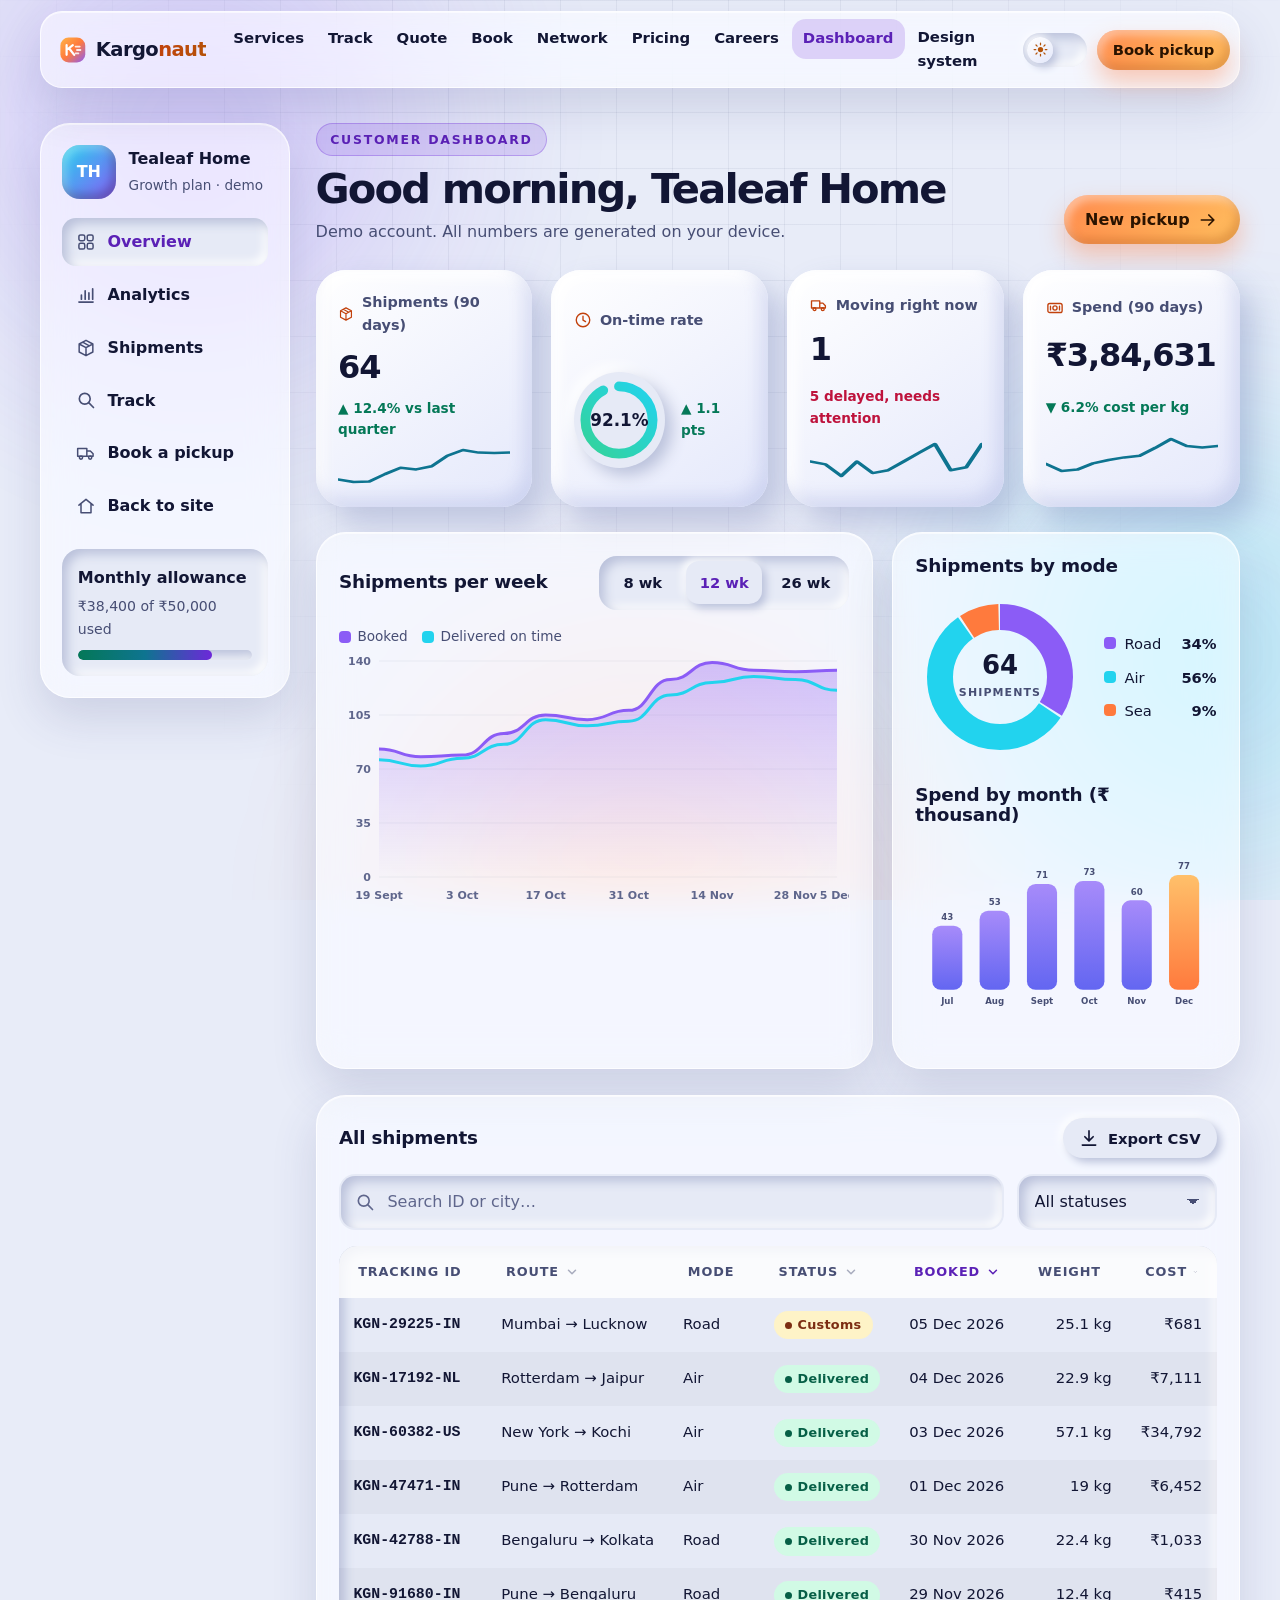
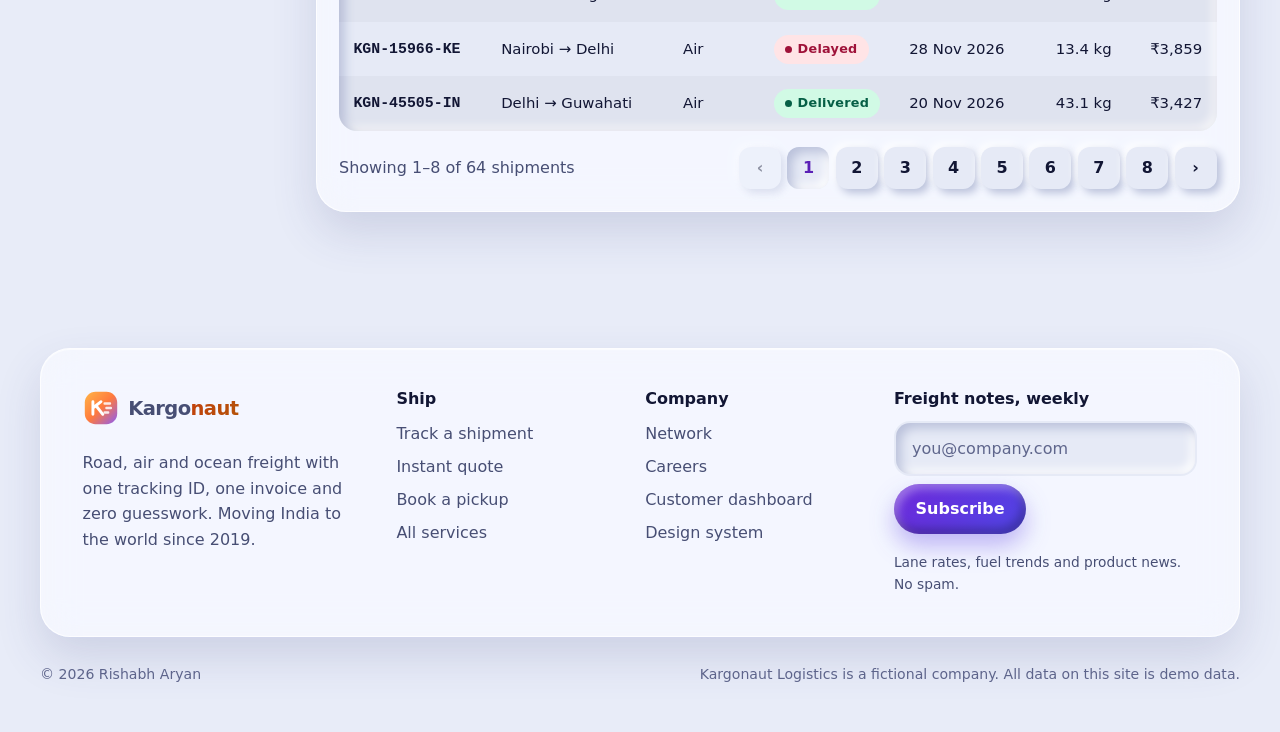
<file: dashboard.html>
<!DOCTYPE html>
<html lang="en-IN" class="no-js" data-theme="dark">
<head>
  <meta charset="utf-8">
  <meta name="viewport" content="width=device-width, initial-scale=1">
  <title>Customer dashboard | Kargonaut Logistics</title>
  <meta name="description" content="Demo customer dashboard with KPIs, hand-drawn charts and a sortable, searchable shipments table.">
  <meta name="author" content="Rishabh Aryan">
  <meta name="theme-color" content="#090c1b">
  <link rel="icon" href="assets/img/favicon.svg" type="image/svg+xml">
  <script src="assets/js/theme-init.js"></script>
  <link rel="stylesheet" href="assets/css/styles.css">
</head>
<body>
<svg xmlns="http://www.w3.org/2000/svg" width="0" height="0" style="position:absolute" aria-hidden="true" focusable="false">
  <defs>
    <linearGradient id="logoGrad" x1="0" y1="0" x2="1" y2="1"><stop offset="0" stop-color="#ffb547"/><stop offset=".5" stop-color="#ff7a3d"/><stop offset="1" stop-color="#8b5cf6"/></linearGradient>
  </defs>
  <symbol id="i-logo" viewBox="0 0 40 40"><rect x="2" y="2" width="36" height="36" rx="12" fill="url(#logoGrad)"/><path d="M11 27V13M11 20l9-7M14.5 17.5L22 27" fill="none" stroke="#fff" stroke-width="3.2" stroke-linecap="round" stroke-linejoin="round"/><path d="M24 15h6M26 20h5M24 25h4" stroke="#fff" stroke-width="2.6" stroke-linecap="round" opacity=".85"/></symbol>
  <g fill="none" stroke="currentColor" stroke-width="1.8" stroke-linecap="round" stroke-linejoin="round">
    <symbol id="i-truck" viewBox="0 0 24 24"><path d="M2 6.5h11v9.5H2zM13 9.5h4.2l3.3 3.4V16H13z" fill="none" stroke="currentColor" stroke-width="1.8" stroke-linejoin="round"/><circle cx="6" cy="17.5" r="1.9" fill="none" stroke="currentColor" stroke-width="1.8"/><circle cx="17" cy="17.5" r="1.9" fill="none" stroke="currentColor" stroke-width="1.8"/></symbol>
    <symbol id="i-plane" viewBox="0 0 24 24"><path d="M21 15.5l-8-4.6V5a1.5 1.5 0 00-3 0v5.9L2 15.5v2l8-2.3V19l-2.3 1.6V22l3.8-1 3.8 1v-1.4L13 19v-3.8l8 2.3z" fill="none" stroke="currentColor" stroke-width="1.7" stroke-linejoin="round"/></symbol>
    <symbol id="i-ship" viewBox="0 0 24 24"><path d="M3 15.5l1.8 4.5h14.4l1.8-4.5-9-3.2z M6 13.6V8h12v5.6 M9 8V5h6v3 M2 21.5c1.5 0 1.5-.8 3-.8s1.5.8 3 .8 1.5-.8 3-.8 1.5.8 3 .8 1.5-.8 3-.8 1.5.8 3 .8" fill="none" stroke="currentColor" stroke-width="1.7" stroke-linecap="round" stroke-linejoin="round"/></symbol>
    <symbol id="i-warehouse" viewBox="0 0 24 24"><path d="M2.5 9.5L12 4l9.5 5.5V20h-19z M6.5 20v-7h11v7 M6.5 16h11" fill="none" stroke="currentColor" stroke-width="1.8" stroke-linejoin="round"/></symbol>
    <symbol id="i-box" viewBox="0 0 24 24"><path d="M12 2.8l8.2 4.4v9.6L12 21.2 3.8 16.8V7.2z M3.8 7.2L12 11.6l8.2-4.4 M12 11.6v9.6 M7.9 5l8.2 4.4" fill="none" stroke="currentColor" stroke-width="1.8" stroke-linejoin="round"/></symbol>
    <symbol id="i-bolt" viewBox="0 0 24 24"><path d="M13 2.5L4.5 13.5H11l-1 8 8.5-11H12z" fill="none" stroke="currentColor" stroke-width="1.8" stroke-linejoin="round"/></symbol>
    <symbol id="i-globe" viewBox="0 0 24 24"><circle cx="12" cy="12" r="9" fill="none" stroke="currentColor" stroke-width="1.8"/><path d="M3 12h18M12 3c2.6 2.6 3.8 5.6 3.8 9s-1.2 6.4-3.8 9c-2.6-2.6-3.8-5.6-3.8-9S9.4 5.6 12 3z" fill="none" stroke="currentColor" stroke-width="1.8"/></symbol>
    <symbol id="i-shield" viewBox="0 0 24 24"><path d="M12 2.8l7.5 3v5.6c0 4.6-3.1 8.4-7.5 9.8-4.4-1.4-7.5-5.2-7.5-9.8V5.8z M8.5 12l2.4 2.4 4.6-4.8" fill="none" stroke="currentColor" stroke-width="1.8" stroke-linecap="round" stroke-linejoin="round"/></symbol>
    <symbol id="i-clock" viewBox="0 0 24 24"><circle cx="12" cy="12" r="9" fill="none" stroke="currentColor" stroke-width="1.8"/><path d="M12 7v5.2l3.4 2" fill="none" stroke="currentColor" stroke-width="1.8" stroke-linecap="round"/></symbol>
    <symbol id="i-pin" viewBox="0 0 24 24"><path d="M12 21.5s7-6.2 7-12a7 7 0 00-14 0c0 5.8 7 12 7 12z" fill="none" stroke="currentColor" stroke-width="1.8"/><circle cx="12" cy="9.5" r="2.6" fill="none" stroke="currentColor" stroke-width="1.8"/></symbol>
    <symbol id="i-search" viewBox="0 0 24 24"><circle cx="10.5" cy="10.5" r="6.5" fill="none" stroke="currentColor" stroke-width="2"/><path d="M15.5 15.5L21 21" stroke="currentColor" stroke-width="2" stroke-linecap="round"/></symbol>
    <symbol id="i-sun" viewBox="0 0 24 24"><circle cx="12" cy="12" r="4.2" fill="currentColor"/><path d="M12 1.8v2.6M12 19.6v2.6M1.8 12h2.6M19.6 12h2.6M4.8 4.8l1.8 1.8M17.4 17.4l1.8 1.8M4.8 19.2l1.8-1.8M17.4 6.6l1.8-1.8" stroke="currentColor" stroke-width="2" stroke-linecap="round"/></symbol>
    <symbol id="i-moon" viewBox="0 0 24 24"><path d="M20.5 14.6A8.6 8.6 0 019.4 3.5a8.6 8.6 0 1011.1 11.1z" fill="currentColor"/></symbol>
    <symbol id="i-check" viewBox="0 0 24 24"><path d="M4.5 12.5l4.8 4.8L19.5 7" fill="none" stroke="currentColor" stroke-width="2.4" stroke-linecap="round" stroke-linejoin="round"/></symbol>
    <symbol id="i-arrow" viewBox="0 0 24 24"><path d="M4 12h15M13 6l6 6-6 6" fill="none" stroke="currentColor" stroke-width="2" stroke-linecap="round" stroke-linejoin="round"/></symbol>
    <symbol id="i-left" viewBox="0 0 24 24"><path d="M15 5l-7 7 7 7" fill="none" stroke="currentColor" stroke-width="2.2" stroke-linecap="round" stroke-linejoin="round"/></symbol>
    <symbol id="i-right" viewBox="0 0 24 24"><path d="M9 5l7 7-7 7" fill="none" stroke="currentColor" stroke-width="2.2" stroke-linecap="round" stroke-linejoin="round"/></symbol>
    <symbol id="i-down" viewBox="0 0 24 24"><path d="M5 9l7 7 7-7" fill="none" stroke="currentColor" stroke-width="2.2" stroke-linecap="round" stroke-linejoin="round"/></symbol>
    <symbol id="i-swap" viewBox="0 0 24 24"><path d="M7 4L3 8l4 4M3 8h14M17 12l4 4-4 4M21 16H7" fill="none" stroke="currentColor" stroke-width="2" stroke-linecap="round" stroke-linejoin="round"/></symbol>
    <symbol id="i-star" viewBox="0 0 24 24"><path d="M12 2.8l2.8 5.8 6.3.9-4.6 4.4 1.1 6.3L12 17.2l-5.6 3 1.1-6.3-4.6-4.4 6.3-.9z" fill="currentColor"/></symbol>
    <symbol id="i-phone" viewBox="0 0 24 24"><path d="M5 3.5h3.5l1.8 4.6-2.3 1.4a11 11 0 006.5 6.5l1.4-2.3 4.6 1.8V19a2 2 0 01-2 2A16.5 16.5 0 013 5.5a2 2 0 012-2z" fill="none" stroke="currentColor" stroke-width="1.8" stroke-linejoin="round"/></symbol>
    <symbol id="i-mail" viewBox="0 0 24 24"><rect x="2.8" y="5" width="18.4" height="14" rx="2.5" fill="none" stroke="currentColor" stroke-width="1.8"/><path d="M3.5 6.5l8.5 6.5 8.5-6.5" fill="none" stroke="currentColor" stroke-width="1.8" stroke-linejoin="round"/></symbol>
    <symbol id="i-chart" viewBox="0 0 24 24"><path d="M3.5 20.5h17M6.5 17v-5M11 17V7M15.5 17v-7.5M20 17V4.5" fill="none" stroke="currentColor" stroke-width="2" stroke-linecap="round"/></symbol>
    <symbol id="i-grid" viewBox="0 0 24 24"><rect x="3.5" y="3.5" width="7" height="7" rx="2" fill="none" stroke="currentColor" stroke-width="1.8"/><rect x="13.5" y="3.5" width="7" height="7" rx="2" fill="none" stroke="currentColor" stroke-width="1.8"/><rect x="3.5" y="13.5" width="7" height="7" rx="2" fill="none" stroke="currentColor" stroke-width="1.8"/><rect x="13.5" y="13.5" width="7" height="7" rx="2" fill="none" stroke="currentColor" stroke-width="1.8"/></symbol>
    <symbol id="i-doc" viewBox="0 0 24 24"><path d="M6 2.8h8l4.5 4.5v13.9H6z M14 2.8v4.5h4.5 M9 12h6.5M9 16h6.5" fill="none" stroke="currentColor" stroke-width="1.8" stroke-linejoin="round"/></symbol>
    <symbol id="i-leaf" viewBox="0 0 24 24"><path d="M20 4c-9 0-15 4-15 11 0 2 .7 3.6 1.6 5 C8 13.5 12 10.5 16 9c-3.6 2-6.6 5.2-8.4 10.4C9 20.3 10.5 21 12.5 21 18 21 20 15 20 4z" fill="none" stroke="currentColor" stroke-width="1.8" stroke-linejoin="round"/></symbol>
    <symbol id="i-users" viewBox="0 0 24 24"><circle cx="9" cy="8" r="3.5" fill="none" stroke="currentColor" stroke-width="1.8"/><path d="M2.5 20c.6-3.6 3.2-5.6 6.5-5.6s5.9 2 6.5 5.6M16 4.8a3.4 3.4 0 010 6.4M18 14.8c1.9.7 3.2 2.4 3.5 5.2" fill="none" stroke="currentColor" stroke-width="1.8" stroke-linecap="round"/></symbol>
    <symbol id="i-snow" viewBox="0 0 24 24"><path d="M12 2.5v19M3.8 7.2l16.4 9.6M3.8 16.8l16.4-9.6M9.5 4l2.5 2 2.5-2M9.5 20l2.5-2 2.5 2" fill="none" stroke="currentColor" stroke-width="1.8" stroke-linecap="round" stroke-linejoin="round"/></symbol>
    <symbol id="i-cash" viewBox="0 0 24 24"><rect x="2.5" y="6" width="19" height="12" rx="2.5" fill="none" stroke="currentColor" stroke-width="1.8"/><circle cx="12" cy="12" r="2.8" fill="none" stroke="currentColor" stroke-width="1.8"/><path d="M6 9.5v5M18 9.5v5" stroke="currentColor" stroke-width="1.8" stroke-linecap="round"/></symbol>
    <symbol id="i-home" viewBox="0 0 24 24"><path d="M3.5 11L12 4l8.5 7M6 9.5V20h12V9.5" fill="none" stroke="currentColor" stroke-width="1.8" stroke-linecap="round" stroke-linejoin="round"/></symbol>
    <symbol id="i-copy" viewBox="0 0 24 24"><rect x="8" y="8" width="12.5" height="12.5" rx="2.5" fill="none" stroke="currentColor" stroke-width="1.8"/><path d="M16 8V5.5A2 2 0 0014 3.5H5.5a2 2 0 00-2 2V14a2 2 0 002 2H8" fill="none" stroke="currentColor" stroke-width="1.8"/></symbol>
    <symbol id="i-trash" viewBox="0 0 24 24"><path d="M4 6.5h16M9.5 6.5V4h5v2.5M6.5 6.5l1 14h9l1-14" fill="none" stroke="currentColor" stroke-width="1.8" stroke-linecap="round" stroke-linejoin="round"/></symbol>
    <symbol id="i-download" viewBox="0 0 24 24"><path d="M12 3.5v12M7 10.5l5 5 5-5M4 20.5h16" fill="none" stroke="currentColor" stroke-width="2" stroke-linecap="round" stroke-linejoin="round"/></symbol>
    <symbol id="i-pause" viewBox="0 0 24 24"><path d="M8 5v14M16 5v14" stroke="currentColor" stroke-width="2.6" stroke-linecap="round"/></symbol>
    <symbol id="i-play" viewBox="0 0 24 24"><path d="M7 4.5v15l12-7.5z" fill="currentColor"/></symbol>
    <symbol id="i-up" viewBox="0 0 24 24"><path d="M5 15l7-7 7 7" fill="none" stroke="currentColor" stroke-width="2.4" stroke-linecap="round" stroke-linejoin="round"/></symbol>
    <symbol id="i-sort" viewBox="0 0 24 24"><path d="M6 9l6 6 6-6" fill="none" stroke="currentColor" stroke-width="2.6" stroke-linecap="round" stroke-linejoin="round"/></symbol>
    <symbol id="i-layers" viewBox="0 0 24 24"><path d="M12 3l9 5-9 5-9-5z M3 12.5l9 5 9-5 M3 16.5l9 5 9-5" fill="none" stroke="currentColor" stroke-width="1.8" stroke-linejoin="round"/></symbol>
  </g>
</svg>
<a class="skip-link" href="#main">Skip to main content</a>
<div class="mesh" aria-hidden="true"><span></span><span></span><span></span></div>
<div class="grid-bg" aria-hidden="true"></div>
<header class="site-header">
  <div class="container">
    <div class="bar glass">
      <a class="brand" href="index.html" aria-label="Kargonaut Logistics, home">
        <svg aria-hidden="true"><use href="#i-logo"></use></svg><span>Kargo<b>naut</b></span>
      </a>
      <nav id="site-nav" class="site-nav" aria-label="Main">
        <ul>
          <li><a href="index.html#services">Services</a></li>
          <li><a href="index.html#track">Track</a></li>
          <li><a href="index.html#quote">Quote</a></li>
          <li><a href="index.html#book">Book</a></li>
          <li><a href="index.html#network">Network</a></li>
          <li><a href="index.html#pricing">Pricing</a></li>
          <li><a href="index.html#careers">Careers</a></li>
          <li><a href="dashboard.html" aria-current="page">Dashboard</a></li>
          <li><a href="design-system.html">Design system</a></li>
        </ul>
      </nav>
      <div class="nav-actions">
        <button class="switch" id="themeToggle" type="button" role="switch" aria-checked="true" aria-label="Dark mode">
          <span class="knob"><svg aria-hidden="true"><use href="#i-moon"></use></svg></span>
        </button>
        <a class="btn btn-hot btn-clay btn-sm hide-sm" href="index.html#book">Book pickup</a>
        <button class="hamburger" id="menuButton" type="button" aria-controls="site-nav" aria-expanded="false" aria-label="Open menu"><span></span><span></span><span></span></button>
      </div>
    </div>
  </div>
</header>
<svg width="0" height="0" style="position:absolute" aria-hidden="true" focusable="false">
  <defs>
    <linearGradient id="gaugeGrad" x1="0" y1="0" x2="1" y2="1"><stop offset="0" stop-color="#34d399"/><stop offset="1" stop-color="#22d3ee"/></linearGradient>
    <linearGradient id="barGrad" x1="0" y1="0" x2="0" y2="1"><stop offset="0" stop-color="#a78bfa"/><stop offset="1" stop-color="#6366f1"/></linearGradient>
    <linearGradient id="barGradHot" x1="0" y1="0" x2="0" y2="1"><stop offset="0" stop-color="#ffc06a"/><stop offset="1" stop-color="#ff7a3d"/></linearGradient>
  </defs>
</svg>
<main id="main" tabindex="-1">
  <div class="container dash">
    <aside class="dash-side glass" aria-label="Dashboard">
      <div class="user"><span class="avatar" style="--a1:#22d3ee;--a2:#8b5cf6">TH</span><span><strong>Tealeaf Home</strong><br><span class="muted" style="font-size:.85rem">Growth plan · demo</span></span></div>
      <nav aria-label="Dashboard sections">
        <ul>
          <li><a href="#overview" aria-current="page"><svg aria-hidden="true"><use href="#i-grid"></use></svg>Overview</a></li>
          <li><a href="#analytics"><svg aria-hidden="true"><use href="#i-chart"></use></svg>Analytics</a></li>
          <li><a href="#shipments"><svg aria-hidden="true"><use href="#i-box"></use></svg>Shipments</a></li>
          <li><a href="index.html#track"><svg aria-hidden="true"><use href="#i-search"></use></svg>Track</a></li>
          <li><a href="index.html#book"><svg aria-hidden="true"><use href="#i-truck"></use></svg>Book a pickup</a></li>
          <li><a href="index.html"><svg aria-hidden="true"><use href="#i-home"></use></svg>Back to site</a></li>
        </ul>
      </nav>
      <div class="neu-in" style="padding:1rem;border-radius:18px">
        <p style="margin:0 0 .3rem;font-weight:700">Monthly allowance</p>
        <p class="muted" style="margin:0 0 .6rem;font-size:.88rem">₹38,400 of ₹50,000 used</p>
        <div class="progress-bar" aria-hidden="true"><span style="width:77%"></span></div>
      </div>
    </aside>

    <div class="dash-main">
      <section id="overview" aria-labelledby="dash-title">
        <div class="dash-head">
          <div>
            <p class="eyebrow" style="margin-bottom:.6rem">Customer dashboard</p>
            <h1 id="dash-title"><span id="greeting">Hello</span>, Tealeaf Home</h1>
            <p class="muted" style="margin:.4rem 0 0">Demo account. All numbers are generated on your device.</p>
          </div>
          <a class="btn btn-hot btn-clay" href="index.html#book">New pickup <svg aria-hidden="true"><use href="#i-arrow"></use></svg></a>
        </div>
        <ul class="kpis" style="margin-top:1.6rem">
          <li class="kpi clay"><span class="lbl"><svg aria-hidden="true"><use href="#i-box"></use></svg>Shipments (90 days)</span><span class="val" id="kpiTotal">—</span><span class="delta" id="kpiTotalDelta">▲ 12.4% vs last quarter</span><svg class="spark" viewBox="0 0 100 40" preserveAspectRatio="none" aria-hidden="true"><path id="spark1"/></svg></li>
          <li class="kpi clay"><span class="lbl"><svg aria-hidden="true"><use href="#i-clock"></use></svg>On-time rate</span>
            <div style="display:flex;align-items:center;gap:1rem">
              <div class="gauge gauge-shell" style="width:96px;height:96px"><svg viewBox="0 0 120 120" style="width:84px;height:84px" aria-hidden="true"><circle class="g-track" cx="60" cy="60" r="48"/><circle class="g-val" id="gaugeVal" cx="60" cy="60" r="48" stroke-dasharray="301.6" stroke-dashoffset="301.6"/></svg><span class="g-label" id="kpiOntime" style="font-size:1.05rem">—</span></div>
              <span class="delta">▲ 1.1 pts</span>
            </div></li>
          <li class="kpi clay"><span class="lbl"><svg aria-hidden="true"><use href="#i-truck"></use></svg>Moving right now</span><span class="val" id="kpiTransit">—</span><span class="delta down" id="kpiDelayed">—</span><svg class="spark" viewBox="0 0 100 40" preserveAspectRatio="none" aria-hidden="true"><path id="spark2"/></svg></li>
          <li class="kpi clay"><span class="lbl"><svg aria-hidden="true"><use href="#i-cash"></use></svg>Spend (90 days)</span><span class="val" id="kpiSpend">—</span><span class="delta">▼ 6.2% cost per kg</span><svg class="spark" viewBox="0 0 100 40" preserveAspectRatio="none" aria-hidden="true"><path id="spark3"/></svg></li>
        </ul>
      </section>

      <section class="charts" id="analytics" aria-label="Analytics">
        <div class="chart-card glass">
          <div class="head">
            <h2 id="lineTitle">Shipments per week</h2>
            <div class="segmented" role="radiogroup" aria-label="Chart range" style="min-width:250px">
              <label><input type="radio" name="range" value="8"><span>8 wk</span></label>
              <label><input type="radio" name="range" value="12" checked><span>12 wk</span></label>
              <label><input type="radio" name="range" value="26"><span>26 wk</span></label>
            </div>
          </div>
          <div class="legend"><span><i style="background:#8b5cf6"></i>Booked</span><span><i style="background:#22d3ee"></i>Delivered on time</span></div>
          <div class="chart-box" id="lineBox">
            <canvas id="lineChart" role="img" aria-labelledby="lineTitle" aria-describedby="lineSummary">Line chart of weekly shipments.</canvas>
            <div class="chart-tip glass" id="lineTip" hidden></div>
          </div>
          <p class="sr-only" id="lineSummary"></p>
        </div>
        <div class="chart-card glass">
          <div class="head"><h2 id="donutTitle">Shipments by mode</h2></div>
          <div class="donut-wrap">
            <svg viewBox="0 0 170 170" role="img" aria-labelledby="donutTitle donutDesc"><desc id="donutDesc">Share of shipments by transport mode</desc><g id="donut" transform="rotate(-90 85 85)"></g><text x="85" y="82" text-anchor="middle" id="donutTotal" style="font-weight:850;font-size:26px;fill:var(--text)">0</text><text x="85" y="104" text-anchor="middle" style="font-size:11px;fill:var(--muted);font-weight:700;letter-spacing:.1em">SHIPMENTS</text></svg>
            <ul class="donut-list" id="donutList"></ul>
          </div>
          <h2 id="barTitle" style="margin-top:1.4rem">Spend by month (₹ thousand)</h2>
          <svg class="bars-svg" id="bars" viewBox="0 0 420 220" role="img" aria-labelledby="barTitle"></svg>
        </div>
      </section>

      <section class="chart-card glass" id="shipments" aria-labelledby="tableTitle">
        <div class="head">
          <h2 id="tableTitle">All shipments</h2>
          <button class="btn btn-neu btn-sm" id="exportCsv" type="button"><svg aria-hidden="true"><use href="#i-download"></use></svg>Export CSV</button>
        </div>
        <div class="table-tools">
          <div class="icon-input"><label class="sr-only" for="tSearch">Search shipments</label><svg aria-hidden="true"><use href="#i-search"></use></svg><input class="input" id="tSearch" type="search" placeholder="Search ID or city…" autocomplete="off"></div>
          <div class="field"><label for="tStatus" class="sr-only">Filter by status</label>
            <select class="select" id="tStatus"><option value="">All statuses</option><option>Delivered</option><option>In transit</option><option>Customs</option><option>Out for delivery</option><option>Pending</option><option>Delayed</option></select></div>
        </div>
        <div class="table-wrap neu-in">
          <table class="data" id="shipTable">
            <caption class="sr-only">Shipments, sortable by column</caption>
            <thead>
              <tr>
                <th scope="col" data-key="id" aria-sort="none"><button type="button">Tracking ID<svg aria-hidden="true"><use href="#i-sort"></use></svg></button></th>
                <th scope="col" data-key="route" aria-sort="none"><button type="button">Route<svg aria-hidden="true"><use href="#i-sort"></use></svg></button></th>
                <th scope="col" data-key="mode" aria-sort="none"><button type="button">Mode<svg aria-hidden="true"><use href="#i-sort"></use></svg></button></th>
                <th scope="col" data-key="status" aria-sort="none"><button type="button">Status<svg aria-hidden="true"><use href="#i-sort"></use></svg></button></th>
                <th scope="col" data-key="date" aria-sort="descending"><button type="button">Booked<svg aria-hidden="true"><use href="#i-sort"></use></svg></button></th>
                <th scope="col" data-key="weight" class="num" aria-sort="none"><button type="button">Weight<svg aria-hidden="true"><use href="#i-sort"></use></svg></button></th>
                <th scope="col" data-key="cost" class="num" aria-sort="none"><button type="button">Cost<svg aria-hidden="true"><use href="#i-sort"></use></svg></button></th>
              </tr>
            </thead>
            <tbody id="tBody"></tbody>
          </table>
        </div>
        <div class="pager">
          <p class="muted" id="tInfo" aria-live="polite" style="margin:0"></p>
          <nav class="pages" id="tPages" aria-label="Table pages"></nav>
        </div>
      </section>
    </div>
  </div>
</main>

<footer class="site-footer">
  <div class="container">
    <div class="footer-card glass">
      <div>
        <a class="brand" href="index.html" aria-label="Kargonaut Logistics, home"><svg aria-hidden="true"><use href="#i-logo"></use></svg><span>Kargo<b>naut</b></span></a>
        <p class="muted" style="margin-top:1rem">Road, air and ocean freight with one tracking ID, one invoice and zero guesswork. Moving India to the world since 2019.</p>
      </div>
      <div>
        <h2>Ship</h2>
        <ul>
          <li><a href="index.html#track">Track a shipment</a></li>
          <li><a href="index.html#quote">Instant quote</a></li>
          <li><a href="index.html#book">Book a pickup</a></li>
          <li><a href="index.html#services">All services</a></li>
        </ul>
      </div>
      <div>
        <h2>Company</h2>
        <ul>
          <li><a href="index.html#network">Network</a></li>
          <li><a href="index.html#careers">Careers</a></li>
          <li><a href="dashboard.html">Customer dashboard</a></li>
          <li><a href="design-system.html">Design system</a></li>
        </ul>
      </div>
      <div>
        <h2>Freight notes, weekly</h2>
        <form class="newsletter" id="newsletterForm" novalidate>
          <label class="sr-only" for="newsEmail">Email address for the newsletter</label>
          <input class="input" id="newsEmail" type="email" name="email" placeholder="you@company.com" autocomplete="email" aria-describedby="newsError">
          <button class="btn btn-clay" type="submit">Subscribe</button>
        </form>
        <p class="field-error" id="newsError" aria-live="polite"></p>
        <p class="hint">Lane rates, fuel trends and product news. No spam.</p>
      </div>
    </div>
    <div class="footer-bottom">
      <p>© 2026 Rishabh Aryan</p>
      <p>Kargonaut Logistics is a fictional company. All data on this site is demo data.</p>
    </div>
  </div>
</footer>
<button class="round-btn to-top" id="toTop" type="button" aria-label="Back to top"><svg aria-hidden="true"><use href="#i-up"></use></svg></button>

<script src="assets/js/data.js"></script>
<script src="assets/js/logic.js"></script>
<script src="assets/js/common.js"></script>
<script src="assets/js/dashboard.js"></script>
</body>
</html>
</file>
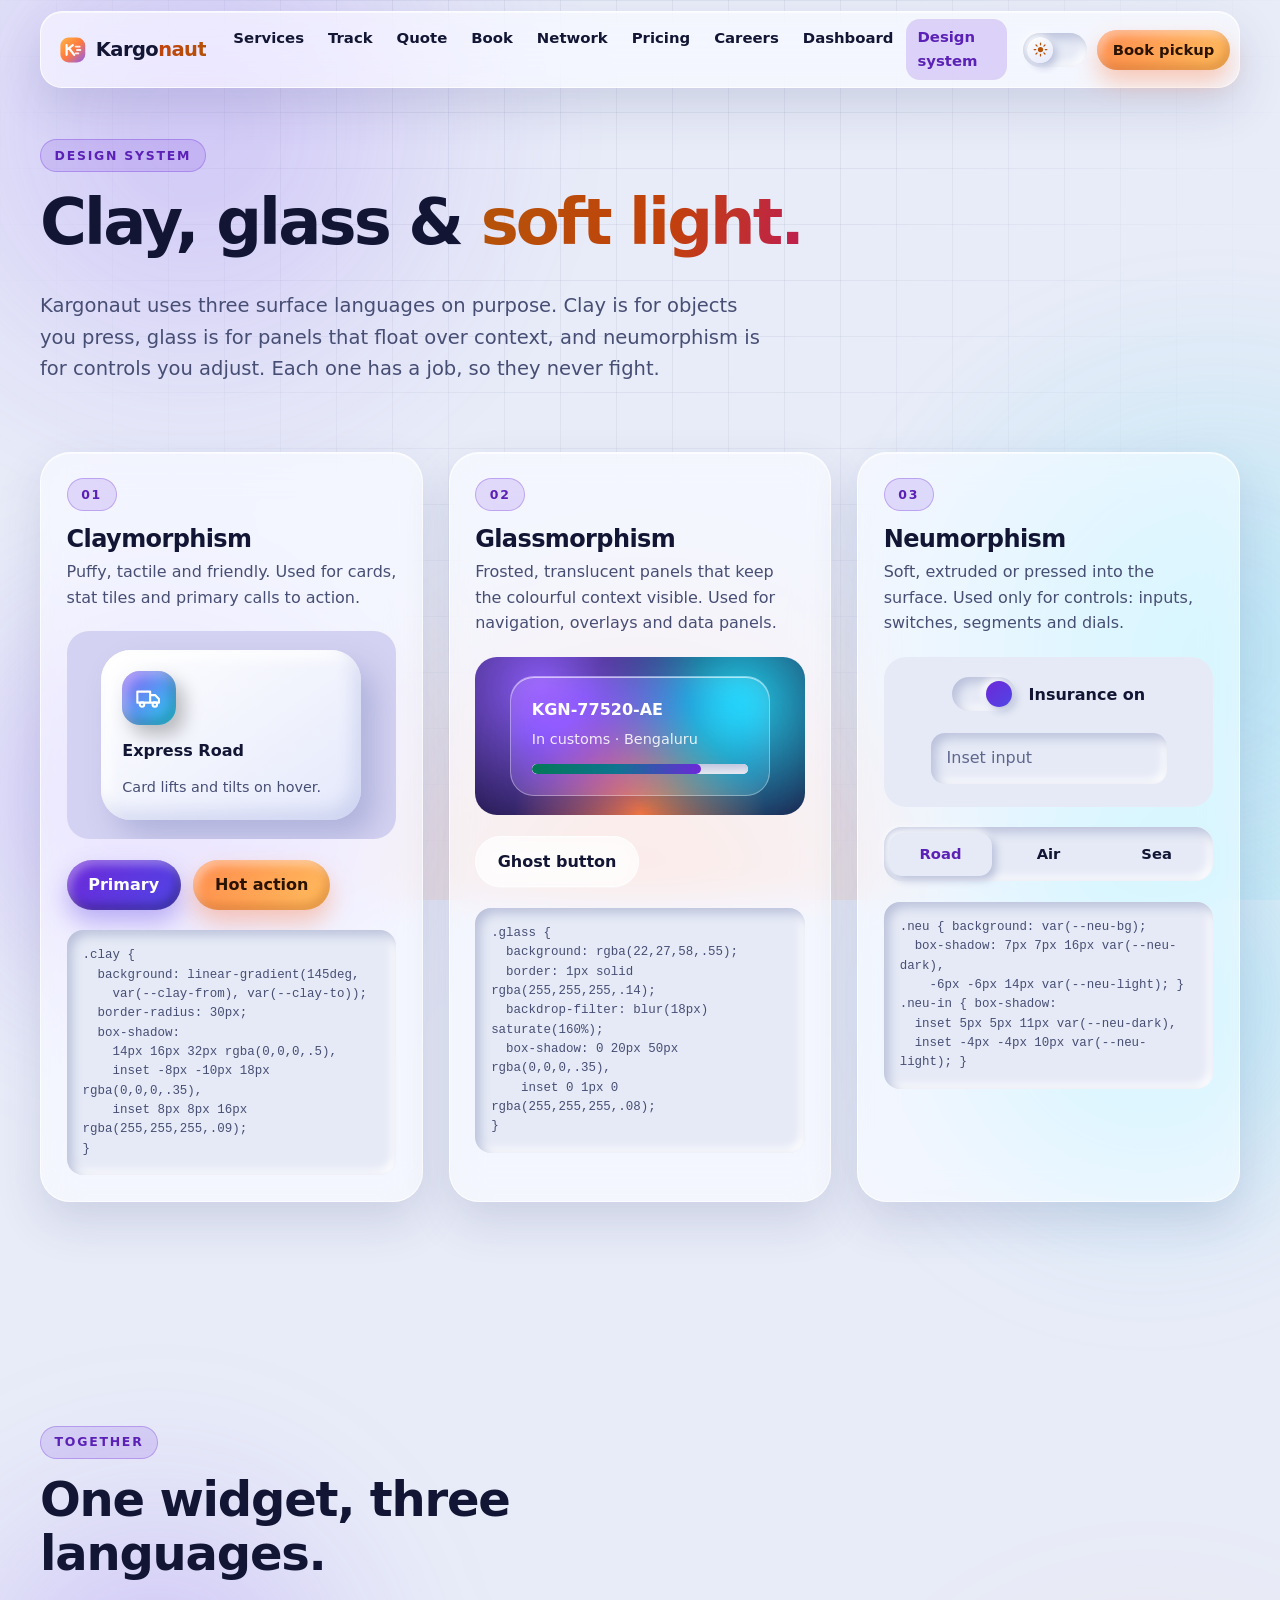
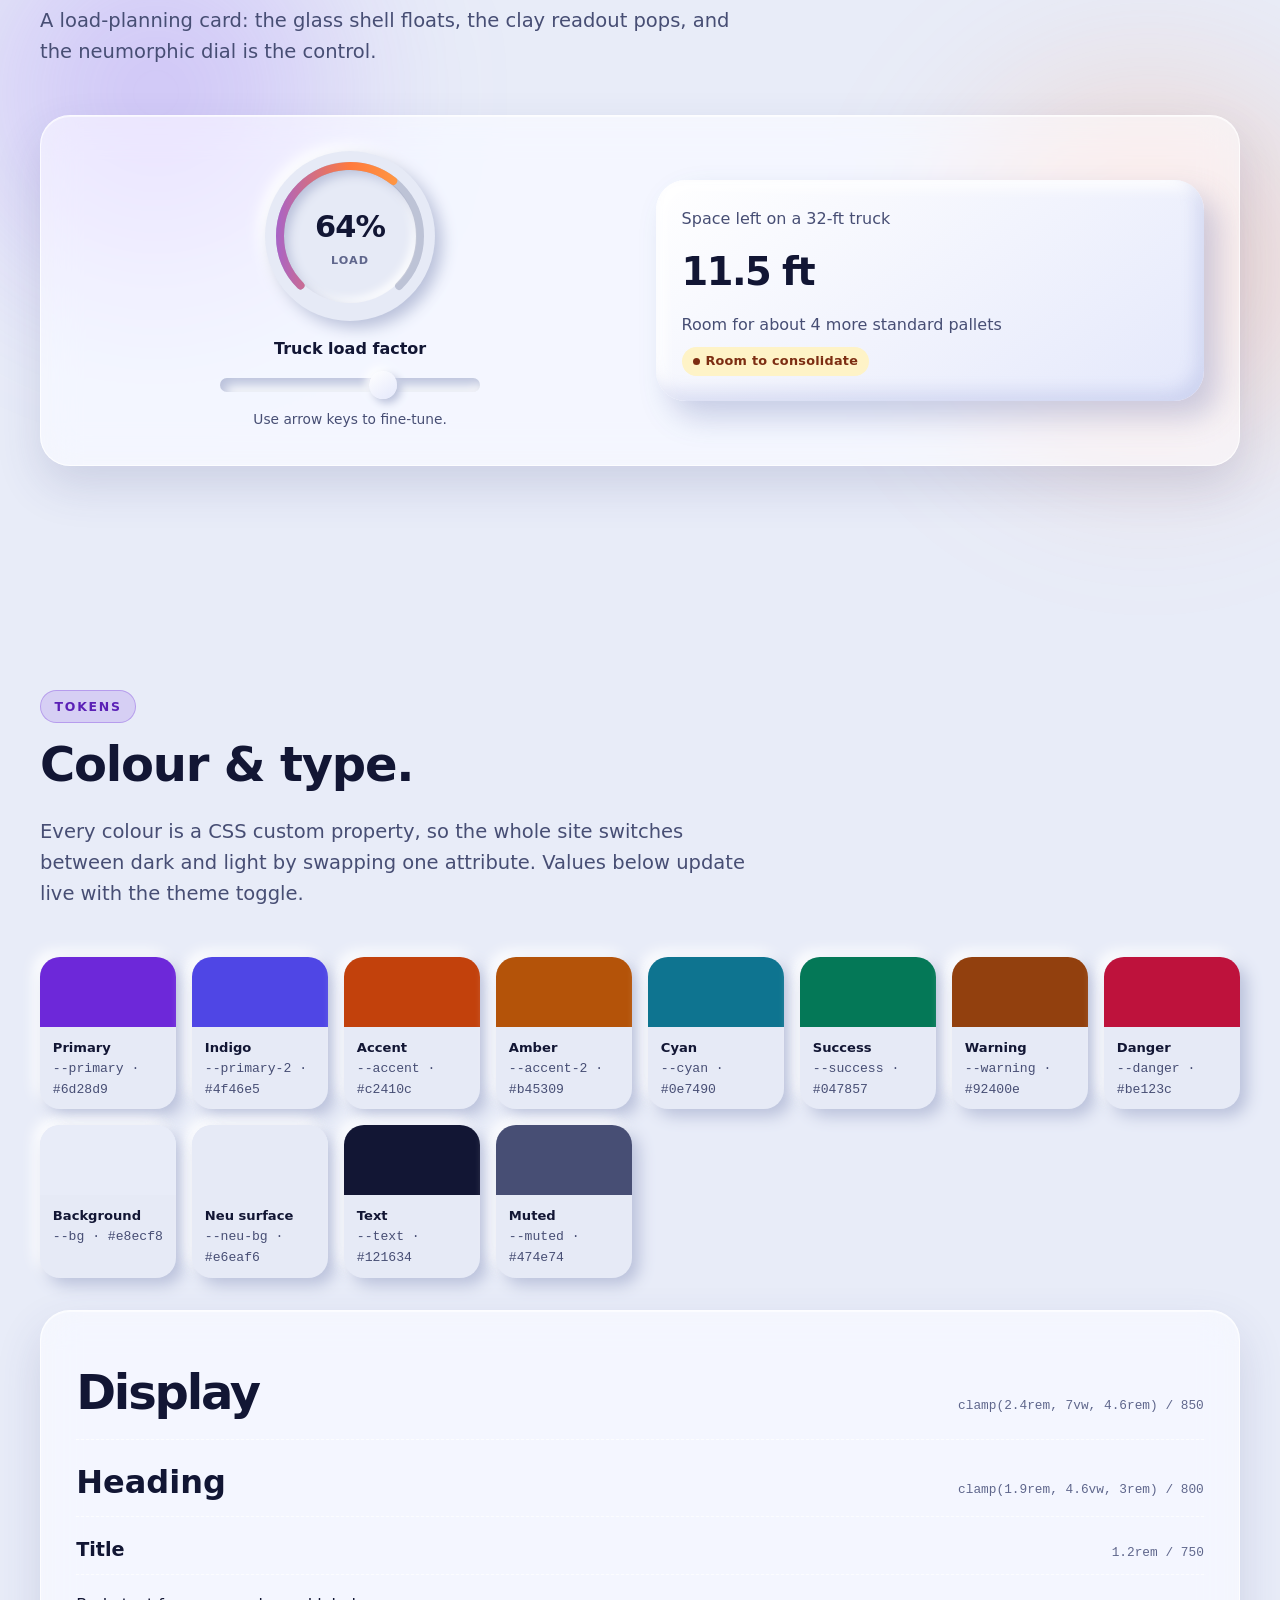
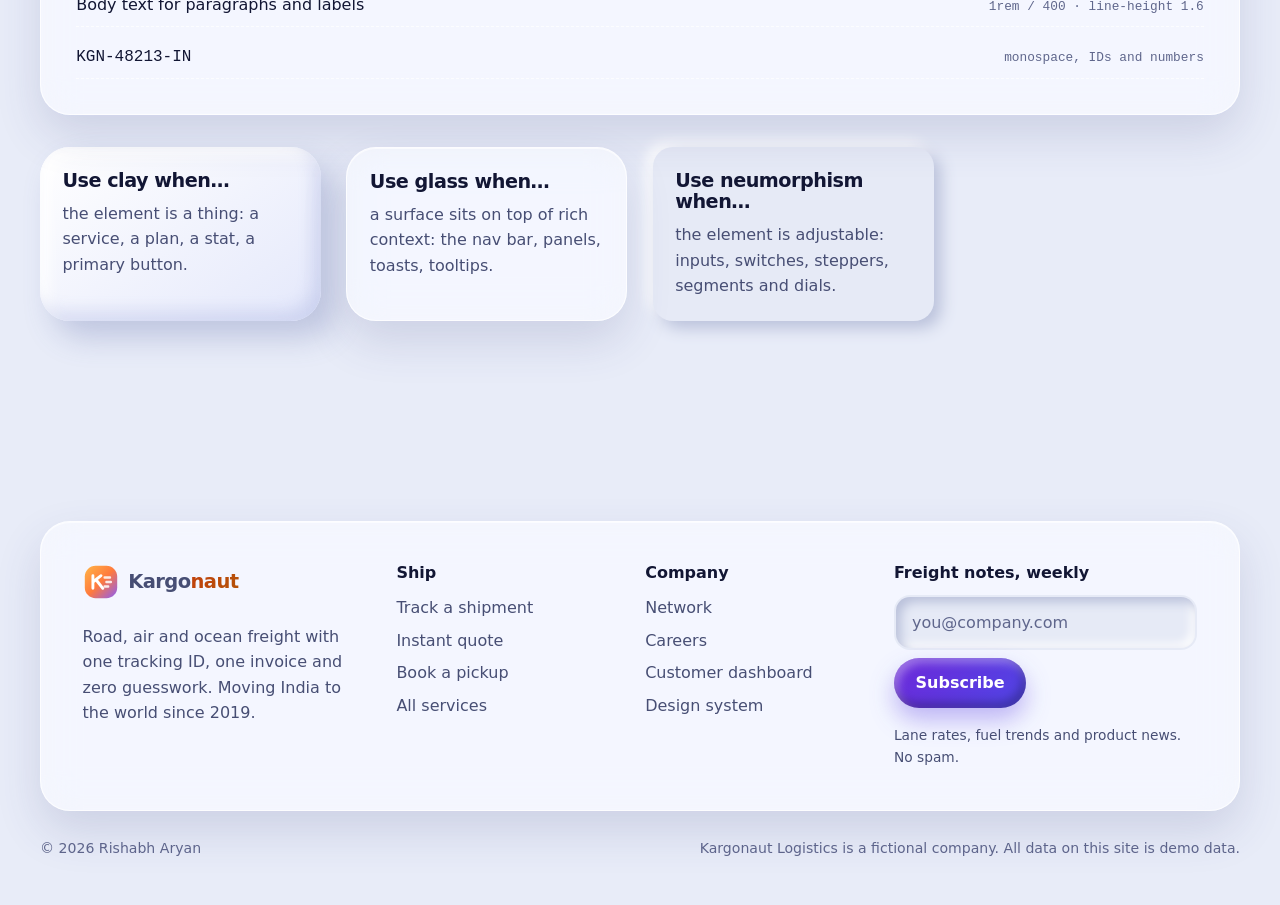
<file: design-system.html>
<!DOCTYPE html>
<html lang="en-IN" class="no-js" data-theme="dark">
<head>
  <meta charset="utf-8">
  <meta name="viewport" content="width=device-width, initial-scale=1">
  <title>Design system | Kargonaut Logistics</title>
  <meta name="description" content="Claymorphism, glassmorphism and neumorphism side by side: the design language behind Kargonaut Logistics.">
  <meta name="author" content="Rishabh Aryan">
  <meta name="theme-color" content="#090c1b">
  <link rel="icon" href="assets/img/favicon.svg" type="image/svg+xml">
  <script src="assets/js/theme-init.js"></script>
  <link rel="stylesheet" href="assets/css/styles.css">
</head>
<body>
<svg xmlns="http://www.w3.org/2000/svg" width="0" height="0" style="position:absolute" aria-hidden="true" focusable="false">
  <defs>
    <linearGradient id="logoGrad" x1="0" y1="0" x2="1" y2="1"><stop offset="0" stop-color="#ffb547"/><stop offset=".5" stop-color="#ff7a3d"/><stop offset="1" stop-color="#8b5cf6"/></linearGradient>
  </defs>
  <symbol id="i-logo" viewBox="0 0 40 40"><rect x="2" y="2" width="36" height="36" rx="12" fill="url(#logoGrad)"/><path d="M11 27V13M11 20l9-7M14.5 17.5L22 27" fill="none" stroke="#fff" stroke-width="3.2" stroke-linecap="round" stroke-linejoin="round"/><path d="M24 15h6M26 20h5M24 25h4" stroke="#fff" stroke-width="2.6" stroke-linecap="round" opacity=".85"/></symbol>
  <g fill="none" stroke="currentColor" stroke-width="1.8" stroke-linecap="round" stroke-linejoin="round">
    <symbol id="i-truck" viewBox="0 0 24 24"><path d="M2 6.5h11v9.5H2zM13 9.5h4.2l3.3 3.4V16H13z" fill="none" stroke="currentColor" stroke-width="1.8" stroke-linejoin="round"/><circle cx="6" cy="17.5" r="1.9" fill="none" stroke="currentColor" stroke-width="1.8"/><circle cx="17" cy="17.5" r="1.9" fill="none" stroke="currentColor" stroke-width="1.8"/></symbol>
    <symbol id="i-plane" viewBox="0 0 24 24"><path d="M21 15.5l-8-4.6V5a1.5 1.5 0 00-3 0v5.9L2 15.5v2l8-2.3V19l-2.3 1.6V22l3.8-1 3.8 1v-1.4L13 19v-3.8l8 2.3z" fill="none" stroke="currentColor" stroke-width="1.7" stroke-linejoin="round"/></symbol>
    <symbol id="i-ship" viewBox="0 0 24 24"><path d="M3 15.5l1.8 4.5h14.4l1.8-4.5-9-3.2z M6 13.6V8h12v5.6 M9 8V5h6v3 M2 21.5c1.5 0 1.5-.8 3-.8s1.5.8 3 .8 1.5-.8 3-.8 1.5.8 3 .8 1.5-.8 3-.8 1.5.8 3 .8" fill="none" stroke="currentColor" stroke-width="1.7" stroke-linecap="round" stroke-linejoin="round"/></symbol>
    <symbol id="i-warehouse" viewBox="0 0 24 24"><path d="M2.5 9.5L12 4l9.5 5.5V20h-19z M6.5 20v-7h11v7 M6.5 16h11" fill="none" stroke="currentColor" stroke-width="1.8" stroke-linejoin="round"/></symbol>
    <symbol id="i-box" viewBox="0 0 24 24"><path d="M12 2.8l8.2 4.4v9.6L12 21.2 3.8 16.8V7.2z M3.8 7.2L12 11.6l8.2-4.4 M12 11.6v9.6 M7.9 5l8.2 4.4" fill="none" stroke="currentColor" stroke-width="1.8" stroke-linejoin="round"/></symbol>
    <symbol id="i-bolt" viewBox="0 0 24 24"><path d="M13 2.5L4.5 13.5H11l-1 8 8.5-11H12z" fill="none" stroke="currentColor" stroke-width="1.8" stroke-linejoin="round"/></symbol>
    <symbol id="i-globe" viewBox="0 0 24 24"><circle cx="12" cy="12" r="9" fill="none" stroke="currentColor" stroke-width="1.8"/><path d="M3 12h18M12 3c2.6 2.6 3.8 5.6 3.8 9s-1.2 6.4-3.8 9c-2.6-2.6-3.8-5.6-3.8-9S9.4 5.6 12 3z" fill="none" stroke="currentColor" stroke-width="1.8"/></symbol>
    <symbol id="i-shield" viewBox="0 0 24 24"><path d="M12 2.8l7.5 3v5.6c0 4.6-3.1 8.4-7.5 9.8-4.4-1.4-7.5-5.2-7.5-9.8V5.8z M8.5 12l2.4 2.4 4.6-4.8" fill="none" stroke="currentColor" stroke-width="1.8" stroke-linecap="round" stroke-linejoin="round"/></symbol>
    <symbol id="i-clock" viewBox="0 0 24 24"><circle cx="12" cy="12" r="9" fill="none" stroke="currentColor" stroke-width="1.8"/><path d="M12 7v5.2l3.4 2" fill="none" stroke="currentColor" stroke-width="1.8" stroke-linecap="round"/></symbol>
    <symbol id="i-pin" viewBox="0 0 24 24"><path d="M12 21.5s7-6.2 7-12a7 7 0 00-14 0c0 5.8 7 12 7 12z" fill="none" stroke="currentColor" stroke-width="1.8"/><circle cx="12" cy="9.5" r="2.6" fill="none" stroke="currentColor" stroke-width="1.8"/></symbol>
    <symbol id="i-search" viewBox="0 0 24 24"><circle cx="10.5" cy="10.5" r="6.5" fill="none" stroke="currentColor" stroke-width="2"/><path d="M15.5 15.5L21 21" stroke="currentColor" stroke-width="2" stroke-linecap="round"/></symbol>
    <symbol id="i-sun" viewBox="0 0 24 24"><circle cx="12" cy="12" r="4.2" fill="currentColor"/><path d="M12 1.8v2.6M12 19.6v2.6M1.8 12h2.6M19.6 12h2.6M4.8 4.8l1.8 1.8M17.4 17.4l1.8 1.8M4.8 19.2l1.8-1.8M17.4 6.6l1.8-1.8" stroke="currentColor" stroke-width="2" stroke-linecap="round"/></symbol>
    <symbol id="i-moon" viewBox="0 0 24 24"><path d="M20.5 14.6A8.6 8.6 0 019.4 3.5a8.6 8.6 0 1011.1 11.1z" fill="currentColor"/></symbol>
    <symbol id="i-check" viewBox="0 0 24 24"><path d="M4.5 12.5l4.8 4.8L19.5 7" fill="none" stroke="currentColor" stroke-width="2.4" stroke-linecap="round" stroke-linejoin="round"/></symbol>
    <symbol id="i-arrow" viewBox="0 0 24 24"><path d="M4 12h15M13 6l6 6-6 6" fill="none" stroke="currentColor" stroke-width="2" stroke-linecap="round" stroke-linejoin="round"/></symbol>
    <symbol id="i-left" viewBox="0 0 24 24"><path d="M15 5l-7 7 7 7" fill="none" stroke="currentColor" stroke-width="2.2" stroke-linecap="round" stroke-linejoin="round"/></symbol>
    <symbol id="i-right" viewBox="0 0 24 24"><path d="M9 5l7 7-7 7" fill="none" stroke="currentColor" stroke-width="2.2" stroke-linecap="round" stroke-linejoin="round"/></symbol>
    <symbol id="i-down" viewBox="0 0 24 24"><path d="M5 9l7 7 7-7" fill="none" stroke="currentColor" stroke-width="2.2" stroke-linecap="round" stroke-linejoin="round"/></symbol>
    <symbol id="i-swap" viewBox="0 0 24 24"><path d="M7 4L3 8l4 4M3 8h14M17 12l4 4-4 4M21 16H7" fill="none" stroke="currentColor" stroke-width="2" stroke-linecap="round" stroke-linejoin="round"/></symbol>
    <symbol id="i-star" viewBox="0 0 24 24"><path d="M12 2.8l2.8 5.8 6.3.9-4.6 4.4 1.1 6.3L12 17.2l-5.6 3 1.1-6.3-4.6-4.4 6.3-.9z" fill="currentColor"/></symbol>
    <symbol id="i-phone" viewBox="0 0 24 24"><path d="M5 3.5h3.5l1.8 4.6-2.3 1.4a11 11 0 006.5 6.5l1.4-2.3 4.6 1.8V19a2 2 0 01-2 2A16.5 16.5 0 013 5.5a2 2 0 012-2z" fill="none" stroke="currentColor" stroke-width="1.8" stroke-linejoin="round"/></symbol>
    <symbol id="i-mail" viewBox="0 0 24 24"><rect x="2.8" y="5" width="18.4" height="14" rx="2.5" fill="none" stroke="currentColor" stroke-width="1.8"/><path d="M3.5 6.5l8.5 6.5 8.5-6.5" fill="none" stroke="currentColor" stroke-width="1.8" stroke-linejoin="round"/></symbol>
    <symbol id="i-chart" viewBox="0 0 24 24"><path d="M3.5 20.5h17M6.5 17v-5M11 17V7M15.5 17v-7.5M20 17V4.5" fill="none" stroke="currentColor" stroke-width="2" stroke-linecap="round"/></symbol>
    <symbol id="i-grid" viewBox="0 0 24 24"><rect x="3.5" y="3.5" width="7" height="7" rx="2" fill="none" stroke="currentColor" stroke-width="1.8"/><rect x="13.5" y="3.5" width="7" height="7" rx="2" fill="none" stroke="currentColor" stroke-width="1.8"/><rect x="3.5" y="13.5" width="7" height="7" rx="2" fill="none" stroke="currentColor" stroke-width="1.8"/><rect x="13.5" y="13.5" width="7" height="7" rx="2" fill="none" stroke="currentColor" stroke-width="1.8"/></symbol>
    <symbol id="i-doc" viewBox="0 0 24 24"><path d="M6 2.8h8l4.5 4.5v13.9H6z M14 2.8v4.5h4.5 M9 12h6.5M9 16h6.5" fill="none" stroke="currentColor" stroke-width="1.8" stroke-linejoin="round"/></symbol>
    <symbol id="i-leaf" viewBox="0 0 24 24"><path d="M20 4c-9 0-15 4-15 11 0 2 .7 3.6 1.6 5 C8 13.5 12 10.5 16 9c-3.6 2-6.6 5.2-8.4 10.4C9 20.3 10.5 21 12.5 21 18 21 20 15 20 4z" fill="none" stroke="currentColor" stroke-width="1.8" stroke-linejoin="round"/></symbol>
    <symbol id="i-users" viewBox="0 0 24 24"><circle cx="9" cy="8" r="3.5" fill="none" stroke="currentColor" stroke-width="1.8"/><path d="M2.5 20c.6-3.6 3.2-5.6 6.5-5.6s5.9 2 6.5 5.6M16 4.8a3.4 3.4 0 010 6.4M18 14.8c1.9.7 3.2 2.4 3.5 5.2" fill="none" stroke="currentColor" stroke-width="1.8" stroke-linecap="round"/></symbol>
    <symbol id="i-snow" viewBox="0 0 24 24"><path d="M12 2.5v19M3.8 7.2l16.4 9.6M3.8 16.8l16.4-9.6M9.5 4l2.5 2 2.5-2M9.5 20l2.5-2 2.5 2" fill="none" stroke="currentColor" stroke-width="1.8" stroke-linecap="round" stroke-linejoin="round"/></symbol>
    <symbol id="i-cash" viewBox="0 0 24 24"><rect x="2.5" y="6" width="19" height="12" rx="2.5" fill="none" stroke="currentColor" stroke-width="1.8"/><circle cx="12" cy="12" r="2.8" fill="none" stroke="currentColor" stroke-width="1.8"/><path d="M6 9.5v5M18 9.5v5" stroke="currentColor" stroke-width="1.8" stroke-linecap="round"/></symbol>
    <symbol id="i-home" viewBox="0 0 24 24"><path d="M3.5 11L12 4l8.5 7M6 9.5V20h12V9.5" fill="none" stroke="currentColor" stroke-width="1.8" stroke-linecap="round" stroke-linejoin="round"/></symbol>
    <symbol id="i-copy" viewBox="0 0 24 24"><rect x="8" y="8" width="12.5" height="12.5" rx="2.5" fill="none" stroke="currentColor" stroke-width="1.8"/><path d="M16 8V5.5A2 2 0 0014 3.5H5.5a2 2 0 00-2 2V14a2 2 0 002 2H8" fill="none" stroke="currentColor" stroke-width="1.8"/></symbol>
    <symbol id="i-trash" viewBox="0 0 24 24"><path d="M4 6.5h16M9.5 6.5V4h5v2.5M6.5 6.5l1 14h9l1-14" fill="none" stroke="currentColor" stroke-width="1.8" stroke-linecap="round" stroke-linejoin="round"/></symbol>
    <symbol id="i-download" viewBox="0 0 24 24"><path d="M12 3.5v12M7 10.5l5 5 5-5M4 20.5h16" fill="none" stroke="currentColor" stroke-width="2" stroke-linecap="round" stroke-linejoin="round"/></symbol>
    <symbol id="i-pause" viewBox="0 0 24 24"><path d="M8 5v14M16 5v14" stroke="currentColor" stroke-width="2.6" stroke-linecap="round"/></symbol>
    <symbol id="i-play" viewBox="0 0 24 24"><path d="M7 4.5v15l12-7.5z" fill="currentColor"/></symbol>
    <symbol id="i-up" viewBox="0 0 24 24"><path d="M5 15l7-7 7 7" fill="none" stroke="currentColor" stroke-width="2.4" stroke-linecap="round" stroke-linejoin="round"/></symbol>
    <symbol id="i-sort" viewBox="0 0 24 24"><path d="M6 9l6 6 6-6" fill="none" stroke="currentColor" stroke-width="2.6" stroke-linecap="round" stroke-linejoin="round"/></symbol>
    <symbol id="i-layers" viewBox="0 0 24 24"><path d="M12 3l9 5-9 5-9-5z M3 12.5l9 5 9-5 M3 16.5l9 5 9-5" fill="none" stroke="currentColor" stroke-width="1.8" stroke-linejoin="round"/></symbol>
  </g>
</svg>
<a class="skip-link" href="#main">Skip to main content</a>
<div class="mesh" aria-hidden="true"><span></span><span></span><span></span></div>
<div class="grid-bg" aria-hidden="true"></div>
<header class="site-header">
  <div class="container">
    <div class="bar glass">
      <a class="brand" href="index.html" aria-label="Kargonaut Logistics, home">
        <svg aria-hidden="true"><use href="#i-logo"></use></svg><span>Kargo<b>naut</b></span>
      </a>
      <nav id="site-nav" class="site-nav" aria-label="Main">
        <ul>
          <li><a href="index.html#services">Services</a></li>
          <li><a href="index.html#track">Track</a></li>
          <li><a href="index.html#quote">Quote</a></li>
          <li><a href="index.html#book">Book</a></li>
          <li><a href="index.html#network">Network</a></li>
          <li><a href="index.html#pricing">Pricing</a></li>
          <li><a href="index.html#careers">Careers</a></li>
          <li><a href="dashboard.html">Dashboard</a></li>
          <li><a href="design-system.html" aria-current="page">Design system</a></li>
        </ul>
      </nav>
      <div class="nav-actions">
        <button class="switch" id="themeToggle" type="button" role="switch" aria-checked="true" aria-label="Dark mode">
          <span class="knob"><svg aria-hidden="true"><use href="#i-moon"></use></svg></span>
        </button>
        <a class="btn btn-hot btn-clay btn-sm hide-sm" href="index.html#book">Book pickup</a>
        <button class="hamburger" id="menuButton" type="button" aria-controls="site-nav" aria-expanded="false" aria-label="Open menu"><span></span><span></span><span></span></button>
      </div>
    </div>
  </div>
</header>
<svg width="0" height="0" style="position:absolute" aria-hidden="true" focusable="false">
  <defs><linearGradient id="dialGrad" x1="0" y1="0" x2="1" y2="1"><stop offset="0" stop-color="#ffb547"/><stop offset=".5" stop-color="#ff7a3d"/><stop offset="1" stop-color="#8b5cf6"/></linearGradient></defs>
</svg>
<main id="main" tabindex="-1">
  <section class="page-hero">
    <div class="container">
      <span class="eyebrow">Design system</span>
      <h1 style="font-size:clamp(2.2rem,6vw,4rem)">Clay, glass &amp; <span class="grad-text">soft light.</span></h1>
      <p class="lead" style="max-width:720px">Kargonaut uses three surface languages on purpose. Clay is for objects you press, glass is for panels that float over context, and neumorphism is for controls you adjust. Each one has a job, so they never fight.</p>
    </div>
  </section>

  <section class="section glow" style="padding-top:2rem" aria-labelledby="styles-title">
    <div class="container">
      <h2 id="styles-title" class="sr-only">The three styles side by side</h2>
      <div class="ds-cols">
        <article class="ds-col glass reveal" aria-labelledby="clay-h">
          <div><span class="eyebrow">01</span><h2 id="clay-h">Claymorphism</h2><p class="muted" style="margin:.4rem 0 0">Puffy, tactile and friendly. Used for cards, stat tiles and primary calls to action.</p></div>
          <div class="ds-stage clay-stage">
            <div class="clay lift" style="padding:1.3rem;display:grid;gap:.8rem;width:100%;max-width:260px">
              <span class="blob" style="width:54px;height:54px;border-radius:18px;display:grid;place-items:center;color:#fff;background:linear-gradient(135deg,#8b5cf6,#22d3ee);box-shadow:8px 10px 18px rgba(0,0,0,.25),inset -5px -6px 12px rgba(0,0,0,.22),inset 5px 5px 12px rgba(255,255,255,.4)"><svg width="28" height="28" aria-hidden="true"><use href="#i-truck"></use></svg></span>
              <strong>Express Road</strong>
              <span class="muted" style="font-size:.9rem">Card lifts and tilts on hover.</span>
            </div>
          </div>
          <div style="display:flex;gap:.8rem;flex-wrap:wrap"><button class="btn btn-clay" type="button">Primary</button><button class="btn btn-hot btn-clay" type="button">Hot action</button></div>
          <pre class="recipe">.clay {
  background: linear-gradient(145deg,
    var(--clay-from), var(--clay-to));
  border-radius: 30px;
  box-shadow:
    14px 16px 32px rgba(0,0,0,.5),
    inset -8px -10px 18px rgba(0,0,0,.35),
    inset 8px 8px 16px rgba(255,255,255,.09);
}</pre>
        </article>

        <article class="ds-col glass reveal" style="--rd:.05s" aria-labelledby="glass-h">
          <div><span class="eyebrow">02</span><h2 id="glass-h">Glassmorphism</h2><p class="muted" style="margin:.4rem 0 0">Frosted, translucent panels that keep the colourful context visible. Used for navigation, overlays and data panels.</p></div>
          <div class="ds-stage mesh-stage">
            <div class="glass" style="padding:1.3rem;width:100%;max-width:260px;border-radius:24px">
              <strong>KGN-77520-AE</strong>
              <p style="margin:.3rem 0 .8rem;font-size:.9rem">In customs · Bengaluru</p>
              <div class="progress-bar" aria-hidden="true"><span style="width:78%"></span></div>
            </div>
          </div>
          <div style="display:flex;gap:.8rem;flex-wrap:wrap"><button class="btn btn-ghost" type="button">Ghost button</button></div>
          <pre class="recipe">.glass {
  background: rgba(22,27,58,.55);
  border: 1px solid rgba(255,255,255,.14);
  backdrop-filter: blur(18px) saturate(160%);
  box-shadow: 0 20px 50px rgba(0,0,0,.35),
    inset 0 1px 0 rgba(255,255,255,.08);
}</pre>
        </article>

        <article class="ds-col glass reveal" style="--rd:.1s" aria-labelledby="neu-h">
          <div><span class="eyebrow">03</span><h2 id="neu-h">Neumorphism</h2><p class="muted" style="margin:.4rem 0 0">Soft, extruded or pressed into the surface. Used only for controls: inputs, switches, segments and dials.</p></div>
          <div class="ds-stage neu-stage" style="gap:1rem">
            <div class="switch-row"><button class="switch" id="demoSwitch" type="button" role="switch" aria-checked="true" aria-label="Insurance"><span class="knob"></span></button><span id="demoSwitchLabel">Insurance on</span></div>
            <label class="sr-only" for="demoInput">Demo input</label><input type="text" class="input" id="demoInput" placeholder="Inset input" style="max-width:240px">
          </div>
          <div class="segmented" role="radiogroup" aria-label="Demo segmented control">
            <label><input type="radio" name="demoSeg" value="a" checked><span>Road</span></label>
            <label><input type="radio" name="demoSeg" value="b"><span>Air</span></label>
            <label><input type="radio" name="demoSeg" value="c"><span>Sea</span></label>
          </div>
          <pre class="recipe">.neu { background: var(--neu-bg);
  box-shadow: 7px 7px 16px var(--neu-dark),
    -6px -6px 14px var(--neu-light); }
.neu-in { box-shadow:
  inset 5px 5px 11px var(--neu-dark),
  inset -4px -4px 10px var(--neu-light); }</pre>
        </article>
      </div>
    </div>
  </section>

  <section class="section glow warm" aria-labelledby="combo-title">
    <div class="container">
      <div class="section-head"><span class="eyebrow">Together</span><h2 id="combo-title">One widget, three languages.</h2><p class="lead">A load-planning card: the glass shell floats, the clay readout pops, and the neumorphic dial is the control.</p></div>
      <div class="glass panel reveal" style="display:grid;gap:2rem;grid-template-columns:repeat(auto-fit,minmax(min(100%,260px),1fr));align-items:center">
        <div class="dial">
          <div class="dial-face">
            <svg viewBox="0 0 170 170" aria-hidden="true"><circle class="arc-bg" cx="85" cy="85" r="70" stroke-dasharray="329.9 439.8"/><circle class="arc-val" id="dialArc" cx="85" cy="85" r="70" stroke-dasharray="329.9 439.8" stroke-dashoffset="0"/></svg>
            <output id="dialOut" for="dialRange">64%<small>LOAD</small></output>
          </div>
          <label for="dialRange" class="label" style="font-weight:650">Truck load factor</label>
          <input class="neu-range" id="dialRange" type="range" min="0" max="100" value="64" aria-describedby="dialHelp">
          <p class="hint" id="dialHelp">Use arrow keys to fine-tune.</p>
        </div>
        <div class="clay" style="padding:1.6rem;display:grid;gap:.6rem">
          <span class="muted">Space left on a 32-ft truck</span>
          <strong id="dialSpace" style="font-size:2.4rem;letter-spacing:-.04em">—</strong>
          <span class="muted" id="dialPallets">—</span>
          <span class="badge s-delivered" id="dialBadge" style="justify-self:start">Efficient</span>
        </div>
      </div>
    </div>
  </section>

  <section class="section" aria-labelledby="tokens-title">
    <div class="container">
      <div class="section-head"><span class="eyebrow">Tokens</span><h2 id="tokens-title">Colour &amp; type.</h2><p class="lead">Every colour is a CSS custom property, so the whole site switches between dark and light by swapping one attribute. Values below update live with the theme toggle.</p></div>
      <div class="swatches" id="swatches"></div>
      <div class="type-scale glass panel" style="margin-top:2rem">
        <div><span style="font-size:3rem;font-weight:850;letter-spacing:-.045em">Display</span><code>clamp(2.4rem, 7vw, 4.6rem) / 850</code></div>
        <div><span style="font-size:2rem;font-weight:800">Heading</span><code>clamp(1.9rem, 4.6vw, 3rem) / 800</code></div>
        <div><span style="font-size:1.2rem;font-weight:750">Title</span><code>1.2rem / 750</code></div>
        <div><span>Body text for paragraphs and labels</span><code>1rem / 400 · line-height 1.6</code></div>
        <div><span class="mono">KGN-48213-IN</span><code>monospace, IDs and numbers</code></div>
      </div>
      <div class="card-grid" style="margin-top:2rem">
        <div class="clay" style="padding:1.4rem"><h3>Use clay when…</h3><p class="muted" style="margin:0">the element is a thing: a service, a plan, a stat, a primary button.</p></div>
        <div class="glass" style="padding:1.4rem"><h3>Use glass when…</h3><p class="muted" style="margin:0">a surface sits on top of rich context: the nav bar, panels, toasts, tooltips.</p></div>
        <div class="neu" style="padding:1.4rem"><h3>Use neumorphism when…</h3><p class="muted" style="margin:0">the element is adjustable: inputs, switches, steppers, segments and dials.</p></div>
      </div>
    </div>
  </section>
</main>

<footer class="site-footer">
  <div class="container">
    <div class="footer-card glass">
      <div>
        <a class="brand" href="index.html" aria-label="Kargonaut Logistics, home"><svg aria-hidden="true"><use href="#i-logo"></use></svg><span>Kargo<b>naut</b></span></a>
        <p class="muted" style="margin-top:1rem">Road, air and ocean freight with one tracking ID, one invoice and zero guesswork. Moving India to the world since 2019.</p>
      </div>
      <div>
        <h2>Ship</h2>
        <ul>
          <li><a href="index.html#track">Track a shipment</a></li>
          <li><a href="index.html#quote">Instant quote</a></li>
          <li><a href="index.html#book">Book a pickup</a></li>
          <li><a href="index.html#services">All services</a></li>
        </ul>
      </div>
      <div>
        <h2>Company</h2>
        <ul>
          <li><a href="index.html#network">Network</a></li>
          <li><a href="index.html#careers">Careers</a></li>
          <li><a href="dashboard.html">Customer dashboard</a></li>
          <li><a href="design-system.html">Design system</a></li>
        </ul>
      </div>
      <div>
        <h2>Freight notes, weekly</h2>
        <form class="newsletter" id="newsletterForm" novalidate>
          <label class="sr-only" for="newsEmail">Email address for the newsletter</label>
          <input class="input" id="newsEmail" type="email" name="email" placeholder="you@company.com" autocomplete="email" aria-describedby="newsError">
          <button class="btn btn-clay" type="submit">Subscribe</button>
        </form>
        <p class="field-error" id="newsError" aria-live="polite"></p>
        <p class="hint">Lane rates, fuel trends and product news. No spam.</p>
      </div>
    </div>
    <div class="footer-bottom">
      <p>© 2026 Rishabh Aryan</p>
      <p>Kargonaut Logistics is a fictional company. All data on this site is demo data.</p>
    </div>
  </div>
</footer>
<button class="round-btn to-top" id="toTop" type="button" aria-label="Back to top"><svg aria-hidden="true"><use href="#i-up"></use></svg></button>

<script src="assets/js/data.js"></script>
<script src="assets/js/logic.js"></script>
<script src="assets/js/common.js"></script>
<script src="assets/js/design.js"></script>
</body>
</html>
</file>
<file: assets/css/styles.css>
/* ==========================================================================
   Kargonaut Logistics — design system & layout
   Three surface languages, used on purpose:
     .clay  → puffy, tactile objects you press (cards, CTAs, stat tiles)
     .glass → frosted panels that float over the mesh background (panels, nav)
     .neu   → soft extruded / inset controls (inputs, toggles, dials, segments)
   Author: Rishabh Aryan · 2026
   ========================================================================== */

/* ---------- 1. Tokens ---------- */
:root {
  --font: ui-sans-serif, system-ui, -apple-system, "Segoe UI", Roboto, "Helvetica Neue", Arial, sans-serif;
  --mono: ui-monospace, "SF Mono", "Cascadia Code", Menlo, Consolas, monospace;
  --radius-sm: 12px;
  --radius: 20px;
  --radius-lg: 30px;
  --ease: cubic-bezier(.2, .8, .2, 1);
  --spring: cubic-bezier(.34, 1.56, .64, 1);
  --container: 1200px;
  --header-h: 72px;

  /* dark (default) */
  --bg: #090c1b;
  --bg-2: #0f1330;
  --text: #f1f3ff;
  --muted: #aab1d6;
  --faint: #7d84ad;
  --primary: #8b5cf6;
  --primary-2: #6366f1;
  --accent: #ff7a3d;
  --accent-2: #ffb547;
  --cyan: #22d3ee;
  --success: #34d399;
  --warning: #fbbf24;
  --danger: #fb7185;
  --on-primary: #ffffff;
  --link: #c4b5fd;
  --ring: #ffb547;

  --mesh-1: rgba(139, 92, 246, .55);
  --mesh-2: rgba(34, 211, 238, .38);
  --mesh-3: rgba(255, 122, 61, .38);

  --glass-bg: rgba(22, 27, 58, .55);
  --glass-strong: rgba(18, 22, 50, .78);
  --glass-border: rgba(255, 255, 255, .14);
  --glass-shine: rgba(255, 255, 255, .08);
  --glass-shadow: 0 20px 50px rgba(0, 0, 0, .35);

  --clay-from: #2c2f63;
  --clay-to: #1c1f47;
  --clay-shadow: 14px 16px 32px rgba(0, 0, 0, .5), inset -8px -10px 18px rgba(0, 0, 0, .35), inset 8px 8px 16px rgba(255, 255, 255, .09);
  --clay-shadow-hover: 18px 22px 40px rgba(0, 0, 0, .55), inset -8px -10px 18px rgba(0, 0, 0, .3), inset 8px 8px 18px rgba(255, 255, 255, .12);

  --neu-bg: #1a1f3d;
  --neu-light: rgba(84, 94, 160, .32);
  --neu-dark: rgba(3, 5, 18, .75);
  --neu-out: 7px 7px 16px var(--neu-dark), -6px -6px 14px var(--neu-light);
  --neu-out-sm: 4px 4px 9px var(--neu-dark), -3px -3px 8px var(--neu-light);
  --neu-in: inset 5px 5px 11px var(--neu-dark), inset -4px -4px 10px var(--neu-light);

  --grid-line: rgba(255, 255, 255, .05);
  --map-dot: rgba(160, 175, 255, .38);
  --map-dot-strong: #8ea2ff;
  color-scheme: dark;
}

html[data-theme="light"] {
  --bg: #e8ecf8;
  --bg-2: #dfe5f5;
  --text: #121634;
  --muted: #474e74;
  --faint: #5f668c;
  --primary: #6d28d9;
  --primary-2: #4f46e5;
  --accent: #c2410c;
  --accent-2: #b45309;
  --cyan: #0e7490;
  --success: #047857;
  --warning: #92400e;
  --danger: #be123c;
  --link: #5b21b6;
  --ring: #c2410c;

  --mesh-1: rgba(139, 92, 246, .32);
  --mesh-2: rgba(34, 211, 238, .30);
  --mesh-3: rgba(255, 140, 80, .30);

  --glass-bg: rgba(255, 255, 255, .55);
  --glass-strong: rgba(255, 255, 255, .82);
  --glass-border: rgba(255, 255, 255, .75);
  --glass-shine: rgba(255, 255, 255, .6);
  --glass-shadow: 0 20px 45px rgba(60, 70, 130, .16);

  --clay-from: #ffffff;
  --clay-to: #e4e8fb;
  --clay-shadow: 14px 16px 30px rgba(84, 96, 160, .28), inset -8px -10px 16px rgba(122, 134, 204, .2), inset 8px 8px 14px rgba(255, 255, 255, .95);
  --clay-shadow-hover: 18px 22px 36px rgba(84, 96, 160, .32), inset -8px -10px 16px rgba(122, 134, 204, .18), inset 8px 8px 16px rgba(255, 255, 255, 1);

  --neu-bg: #e6eaf6;
  --neu-light: #ffffff;
  --neu-dark: #b9c0da;

  --grid-line: rgba(30, 40, 90, .06);
  --map-dot: rgba(79, 70, 229, .28);
  --map-dot-strong: #4f46e5;
  color-scheme: light;
}

/* ---------- 2. Base ---------- */
*, *::before, *::after { box-sizing: border-box; }
html { scroll-behavior: smooth; scroll-padding-top: calc(var(--header-h) + 16px); -webkit-text-size-adjust: 100%; }
body {
  margin: 0;
  font-family: var(--font);
  font-size: 1rem;
  line-height: 1.6;
  color: var(--text);
  background: var(--bg);
  overflow-x: hidden;
  -webkit-font-smoothing: antialiased;
  transition: background-color .4s var(--ease), color .4s var(--ease);
}
img, svg, canvas { display: block; max-width: 100%; }
a { color: var(--link); text-underline-offset: 3px; }
a:hover { text-decoration-thickness: 2px; }
button, input, select, textarea { font: inherit; color: inherit; }
button { cursor: pointer; }
h1, h2, h3, h4 { line-height: 1.12; margin: 0 0 .5em; letter-spacing: -.025em; }
h1 { font-size: clamp(2.4rem, 7vw, 4.6rem); font-weight: 850; letter-spacing: -.045em; }
h2 { font-size: clamp(1.9rem, 4.6vw, 3rem); font-weight: 800; }
h3 { font-size: 1.2rem; font-weight: 750; }
p { margin: 0 0 1em; }
ul { padding: 0; margin: 0; list-style: none; }
.sr-only { position: absolute !important; width: 1px; height: 1px; padding: 0; margin: -1px; overflow: hidden; clip: rect(0 0 0 0); white-space: nowrap; border: 0; }
.container { width: min(100% - 2.5rem, var(--container)); margin-inline: auto; }
.mono { font-family: var(--mono); }
.muted { color: var(--muted); }
[hidden] { display: none !important; }

:focus-visible { outline: 3px solid var(--ring); outline-offset: 3px; border-radius: 8px; }

.skip-link {
  position: fixed; left: 1rem; top: -100px; z-index: 1000;
  padding: .75rem 1.1rem; border-radius: 12px;
  background: var(--accent-2); color: #1a1205; font-weight: 700; text-decoration: none;
  transition: top .2s var(--ease);
}
.skip-link:focus { top: 1rem; }

/* animated mesh background that the glass panels refract */
.mesh { position: fixed; inset: 0; z-index: -2; overflow: hidden; pointer-events: none; }
.mesh span { position: absolute; width: 60vmax; height: 60vmax; border-radius: 50%; filter: blur(70px); opacity: .9; animation: drift 26s var(--ease) infinite alternate; }
.mesh span:nth-child(1) { background: radial-gradient(circle, var(--mesh-1), transparent 65%); top: -20vmax; left: -15vmax; }
.mesh span:nth-child(2) { background: radial-gradient(circle, var(--mesh-2), transparent 65%); top: 30vh; right: -25vmax; animation-delay: -8s; }
.mesh span:nth-child(3) { background: radial-gradient(circle, var(--mesh-3), transparent 65%); bottom: -30vmax; left: 20vw; animation-delay: -16s; }
.grid-bg { position: fixed; inset: 0; z-index: -1; pointer-events: none;
  background-image: linear-gradient(var(--grid-line) 1px, transparent 1px), linear-gradient(90deg, var(--grid-line) 1px, transparent 1px);
  background-size: 56px 56px; mask-image: radial-gradient(ellipse at 50% 0%, #000 30%, transparent 75%); }
@keyframes drift { to { transform: translate3d(8vw, 6vh, 0) scale(1.15); } }

/* ---------- 3. Surface languages ---------- */
.glass {
  background: var(--glass-bg);
  border: 1px solid var(--glass-border);
  box-shadow: var(--glass-shadow), inset 0 1px 0 var(--glass-shine);
  -webkit-backdrop-filter: blur(18px) saturate(160%);
  backdrop-filter: blur(18px) saturate(160%);
  border-radius: var(--radius-lg);
}
.clay {
  background: linear-gradient(145deg, var(--clay-from), var(--clay-to));
  box-shadow: var(--clay-shadow);
  border-radius: var(--radius-lg);
  transition: transform .35s var(--spring), box-shadow .35s var(--ease);
}
.clay.lift:hover { transform: translateY(-6px) rotate(-.4deg); box-shadow: var(--clay-shadow-hover); }
.neu { background: var(--neu-bg); box-shadow: var(--neu-out); border-radius: var(--radius); }
.neu-in { background: var(--neu-bg); box-shadow: var(--neu-in); border-radius: var(--radius); }

/* ---------- 4. Buttons & chips ---------- */
.btn {
  --b-bg: linear-gradient(135deg, var(--primary), var(--primary-2));
  display: inline-flex; align-items: center; justify-content: center; gap: .55rem;
  min-height: 48px; padding: .75rem 1.35rem;
  border: 0; border-radius: 999px;
  font-weight: 700; text-decoration: none; white-space: nowrap;
  color: var(--on-primary); background: var(--b-bg);
  transition: transform .25s var(--spring), box-shadow .25s var(--ease), filter .2s;
}
.btn svg { width: 20px; height: 20px; flex: none; }
.btn:hover { transform: translateY(-2px); filter: brightness(1.08); }
.btn:active { transform: translateY(1px) scale(.98); }
.btn-clay { box-shadow: 0 12px 24px rgba(99, 70, 230, .38), inset -4px -6px 10px rgba(0, 0, 0, .25), inset 4px 5px 10px rgba(255, 255, 255, .35); }
.btn-clay:active { box-shadow: 0 4px 10px rgba(99, 70, 230, .3), inset -2px -3px 6px rgba(0, 0, 0, .2), inset 6px 7px 12px rgba(0, 0, 0, .18); }
.btn-hot { --b-bg: linear-gradient(135deg, #ff8a4c, #ffbf5e); color: #2a1300; }
.btn-hot.btn-clay { box-shadow: 0 12px 24px rgba(255, 122, 61, .38), inset -4px -6px 10px rgba(150, 50, 0, .25), inset 4px 5px 10px rgba(255, 255, 255, .45); }
.btn-ghost { background: var(--glass-bg); color: var(--text); border: 1px solid var(--glass-border); -webkit-backdrop-filter: blur(12px); backdrop-filter: blur(12px); }
.btn-neu { background: var(--neu-bg); color: var(--text); box-shadow: var(--neu-out-sm); }
.btn-neu:active, .btn-neu[aria-pressed="true"] { box-shadow: var(--neu-in); }
.btn-sm { min-height: 40px; padding: .5rem 1rem; font-size: .92rem; }
.btn[disabled] { opacity: .5; cursor: not-allowed; transform: none; }

.chip {
  display: inline-flex; align-items: center; gap: .4rem;
  min-height: 40px; padding: .45rem 1rem; border-radius: 999px; border: 0;
  background: var(--neu-bg); color: var(--text); font-weight: 600; font-size: .92rem;
  box-shadow: var(--neu-out-sm); transition: box-shadow .2s, color .2s, transform .2s var(--spring);
}
.chip svg { width: 18px; height: 18px; }
.chip:hover { transform: translateY(-1px); }
.chip[aria-pressed="true"] { box-shadow: var(--neu-in); color: var(--link); }
.chip.mono { font-family: var(--mono); font-size: .85rem; }

.badge { display: inline-flex; align-items: center; gap: .35rem; padding: .25rem .7rem; border-radius: 999px; font-size: .8rem; font-weight: 700; letter-spacing: .02em; }
.badge::before { content: ""; width: 7px; height: 7px; border-radius: 50%; background: currentColor; }
.s-delivered { color: var(--success); background: color-mix(in srgb, var(--success) 16%, transparent); }
.s-transit { color: var(--cyan); background: color-mix(in srgb, var(--cyan) 16%, transparent); }
.s-customs { color: var(--warning); background: color-mix(in srgb, var(--warning) 18%, transparent); }
.s-out { color: var(--link); background: color-mix(in srgb, var(--primary) 18%, transparent); }
.s-pending { color: var(--muted); background: color-mix(in srgb, var(--muted) 16%, transparent); }
.s-delayed { color: var(--danger); background: color-mix(in srgb, var(--danger) 16%, transparent); }

/* ---------- 5. Neumorphic controls ---------- */
.field { display: grid; gap: .4rem; }
.field > label, .field > .label { font-weight: 650; font-size: .92rem; }
.input, .select, .textarea {
  width: 100%; min-height: 50px; padding: .8rem 1rem;
  border: 2px solid transparent; border-radius: 16px;
  background: var(--neu-bg); box-shadow: var(--neu-in);
  transition: border-color .2s, box-shadow .2s;
}
.textarea { min-height: 130px; resize: vertical; }
.select { appearance: none; -webkit-appearance: none; padding-right: 2.6rem;
  background-image: linear-gradient(45deg, transparent 50%, var(--muted) 50%), linear-gradient(135deg, var(--muted) 50%, transparent 50%);
  background-position: calc(100% - 22px) 50%, calc(100% - 16px) 50%; background-size: 6px 6px; background-repeat: no-repeat; }
.select option, .select optgroup { background: var(--bg-2); color: var(--text); }
.input::placeholder, .textarea::placeholder { color: var(--faint); opacity: 1; }
.input:focus-visible, .select:focus-visible, .textarea:focus-visible { outline: none; border-color: var(--ring); }
.input[aria-invalid="true"], .select[aria-invalid="true"], .textarea[aria-invalid="true"] { border-color: var(--danger); }
.icon-input { position: relative; }
.icon-input svg { position: absolute; left: 1rem; top: 50%; width: 20px; height: 20px; transform: translateY(-50%); color: var(--faint); pointer-events: none; }
.icon-input .input { padding-left: 2.9rem; }
.field-error { color: var(--danger); font-size: .88rem; font-weight: 600; min-height: 1.2em; margin: 0; }
.hint { color: var(--muted); font-size: .86rem; margin: 0; }

/* switch: the knob is a raised neu disc sliding in an inset track */
.switch {
  position: relative; width: 64px; height: 34px; flex: none;
  border: 0; border-radius: 999px; padding: 0;
  background: var(--neu-bg); box-shadow: var(--neu-in);
}
.switch .knob {
  position: absolute; top: 4px; left: 4px; width: 26px; height: 26px; border-radius: 50%;
  display: grid; place-items: center;
  background: linear-gradient(145deg, var(--clay-from), var(--clay-to)); box-shadow: var(--neu-out-sm);
  transition: transform .35s var(--spring), background .3s;
}
.switch .knob svg { width: 15px; height: 15px; color: var(--accent-2); }
.switch[aria-checked="true"] .knob { transform: translateX(30px); background: linear-gradient(135deg, var(--primary), var(--primary-2)); }
.switch[aria-checked="true"] .knob svg { color: #fff; }
.switch-row { display: inline-flex; align-items: center; gap: .8rem; font-weight: 650; }

/* segmented control */
.segmented { display: flex; gap: .35rem; padding: .35rem; border-radius: 18px; background: var(--neu-bg); box-shadow: var(--neu-in); }
.segmented label { flex: 1; position: relative; }
.segmented input { position: absolute; opacity: 0; inset: 0; }
.segmented span { display: block; text-align: center; padding: .6rem .5rem; border-radius: 13px; font-weight: 650; font-size: .92rem; cursor: pointer; transition: all .25s var(--ease); }
.segmented input:checked + span { background: var(--neu-bg); box-shadow: var(--neu-out-sm); color: var(--link); }
.segmented input:focus-visible + span { outline: 3px solid var(--ring); outline-offset: 2px; }
.segmented input:disabled + span { opacity: .45; cursor: not-allowed; text-decoration: line-through; }

/* stepper (− value +) */
.stepper { display: flex; align-items: center; gap: .5rem; }
.stepper .input { text-align: center; }
.stepper button { flex: none; width: 44px; height: 44px; border-radius: 14px; border: 0; background: var(--neu-bg); box-shadow: var(--neu-out-sm); font-size: 1.3rem; font-weight: 700; }
.stepper button:active { box-shadow: var(--neu-in); }

/* ---------- 6. Header & navigation ---------- */
.site-header { position: sticky; top: 0; z-index: 100; padding: .7rem 0; transition: padding .3s var(--ease); }
.site-header .bar { display: flex; align-items: center; justify-content: space-between; gap: 1rem; min-height: 58px; padding: .45rem .55rem .45rem 1.1rem; border-radius: 22px; }
.brand { display: inline-flex; align-items: center; gap: .6rem; color: var(--text); text-decoration: none; font-weight: 850; font-size: 1.22rem; letter-spacing: -.03em; }
.brand svg { width: 36px; height: 36px; }
.brand b { background: linear-gradient(120deg, var(--accent), var(--accent-2)); -webkit-background-clip: text; background-clip: text; color: transparent; }
.site-nav { position: fixed; inset: calc(var(--header-h) + 8px) 1rem auto 1rem; padding: 1rem; border-radius: 24px;
  background: var(--glass-strong); border: 1px solid var(--glass-border); -webkit-backdrop-filter: blur(22px); backdrop-filter: blur(22px);
  box-shadow: var(--glass-shadow); transform-origin: top right; transform: scale(.96) translateY(-8px); opacity: 0; visibility: hidden;
  transition: opacity .25s var(--ease), transform .3s var(--spring), visibility 0s .3s; max-height: calc(100vh - var(--header-h) - 24px); overflow: auto; }
.site-nav.open { opacity: 1; transform: none; visibility: visible; transition-delay: 0s; }
.site-nav ul { display: grid; gap: .25rem; }
.site-nav a { display: flex; align-items: center; min-height: 46px; padding: .5rem .9rem; border-radius: 14px; color: var(--text); text-decoration: none; font-weight: 600; position: relative; }
.site-nav a:hover, .site-nav a.active, .site-nav a[aria-current="page"] { background: color-mix(in srgb, var(--primary) 18%, transparent); color: var(--link); }
.nav-actions { display: flex; align-items: center; gap: .6rem; }
.hamburger { width: 48px; height: 48px; border: 0; border-radius: 16px; display: grid; place-content: center; gap: 5px; background: var(--neu-bg); box-shadow: var(--neu-out-sm); }
.hamburger span { display: block; width: 22px; height: 2.5px; border-radius: 2px; background: var(--text); transition: transform .3s var(--spring), opacity .2s; }
.hamburger[aria-expanded="true"] { box-shadow: var(--neu-in); }
.hamburger[aria-expanded="true"] span:nth-child(1) { transform: translateY(7.5px) rotate(45deg); }
.hamburger[aria-expanded="true"] span:nth-child(2) { opacity: 0; }
.hamburger[aria-expanded="true"] span:nth-child(3) { transform: translateY(-7.5px) rotate(-45deg); }
.hide-sm { display: none !important; }

@media (min-width: 1100px) {
  .hamburger { display: none; }
  .site-nav { position: static; inset: auto; padding: 0; background: none; border: 0; box-shadow: none; -webkit-backdrop-filter: none; backdrop-filter: none; opacity: 1; visibility: visible; transform: none; max-height: none; overflow: visible; }
  .site-nav ul { display: flex; gap: .1rem; }
  .site-nav a { min-height: 40px; padding: .4rem .7rem; font-size: .93rem; }
  .hide-sm { display: inline-flex !important; }
}

/* ---------- 7. Sections ---------- */
main { display: block; }
.section { padding: clamp(4rem, 9vw, 7rem) 0; position: relative; }
.section-head { max-width: 720px; margin-bottom: clamp(2rem, 4vw, 3rem); }
.section-head.center { margin-inline: auto; text-align: center; }
.eyebrow { display: inline-flex; align-items: center; gap: .5rem; margin-bottom: .9rem; padding: .35rem .85rem; border-radius: 999px;
  font-size: .78rem; font-weight: 800; letter-spacing: .14em; text-transform: uppercase; color: var(--link);
  background: color-mix(in srgb, var(--primary) 14%, transparent); border: 1px solid color-mix(in srgb, var(--primary) 30%, transparent); }
.lead { font-size: clamp(1.05rem, 2vw, 1.22rem); color: var(--muted); }
.grad-text { background: linear-gradient(100deg, var(--accent-2), var(--accent) 30%, #f472b6 55%, var(--primary) 80%); background-size: 200% auto; -webkit-background-clip: text; background-clip: text; color: transparent; animation: shine 8s linear infinite; }
html[data-theme="light"] .grad-text { background-image: linear-gradient(100deg, #b45309, #c2410c 30%, #be185d 55%, #6d28d9 80%); }
@keyframes shine { to { background-position: 200% center; } }

/* ---------- 8. Hero ---------- */
.hero { padding: clamp(2rem, 6vw, 4.5rem) 0 clamp(3rem, 7vw, 5rem); }
.hero-grid { display: grid; gap: 2.5rem; align-items: center; }
.hero h1 { margin-bottom: .35em; }
.hero .lead { max-width: 560px; }
.hero-cta { display: flex; flex-wrap: wrap; gap: .9rem; margin: 1.8rem 0; }
.quick-track { display: flex; gap: .5rem; padding: .5rem; border-radius: 22px; max-width: 520px; }
.quick-track .input { min-height: 48px; box-shadow: none; background: transparent; }
.quick-track label { flex: 1; }
.hero-trust { display: flex; flex-wrap: wrap; gap: 1.4rem; margin-top: 1.6rem; color: var(--muted); font-size: .9rem; }
.hero-trust span { display: inline-flex; align-items: center; gap: .45rem; }
.hero-trust svg { width: 18px; height: 18px; color: var(--success); }

.globe-wrap { position: relative; width: min(100%, 560px); margin-inline: auto; aspect-ratio: 1; }
.globe-wrap > svg { width: 100%; height: 100%; overflow: visible; }
.globe-ring { transform-origin: 250px 250px; animation: spin 40s linear infinite; }
.globe-ring.rev { animation-duration: 60s; animation-direction: reverse; }
.globe-dots-0 { stroke: var(--map-dot); stroke-width: 2.2; stroke-linecap: round; opacity: .5; }
.globe-dots-1 { stroke: var(--map-dot-strong); stroke-width: 3; stroke-linecap: round; opacity: .55; }
.globe-dots-2 { stroke: var(--map-dot-strong); stroke-width: 3.6; stroke-linecap: round; opacity: .9; }
.globe-arc { fill: none; stroke: url(#arcGrad); stroke-width: 2.4; stroke-linecap: round; stroke-dasharray: 6 8; animation: dash 3s linear infinite; }
.globe-city { fill: var(--accent-2); }
.globe-pulse { fill: none; stroke: var(--accent-2); stroke-width: 2; transform-box: fill-box; transform-origin: center; animation: pulse 2.4s var(--ease) infinite; }
.globe-pkg rect { fill: url(#pkgGrad); }
@keyframes spin { to { transform: rotate(360deg); } }
@keyframes dash { to { stroke-dashoffset: -28; } }
@keyframes pulse { 0% { transform: scale(.6); opacity: 1; } 100% { transform: scale(2.6); opacity: 0; } }

.float-card { position: absolute; display: flex; align-items: center; gap: .7rem; padding: .7rem .95rem; border-radius: 18px; font-size: .84rem; line-height: 1.3; animation: bob 6s ease-in-out infinite; max-width: 230px; }
.float-card strong { display: block; font-size: .92rem; }
.float-card .ic { width: 38px; height: 38px; flex: none; border-radius: 12px; display: grid; place-items: center; color: #fff; background: linear-gradient(135deg, var(--primary), var(--cyan)); box-shadow: inset -3px -4px 8px rgba(0,0,0,.25), inset 3px 3px 8px rgba(255,255,255,.35); }
.float-card .ic svg { width: 20px; height: 20px; }
.float-card.fc-1 { top: 6%; left: -2%; }
.float-card.fc-2 { bottom: 10%; right: -3%; animation-delay: -3s; }
.float-card.fc-2 .ic { background: linear-gradient(135deg, #ff8a4c, #ffbf5e); color: #2a1300; }
@keyframes bob { 50% { transform: translateY(-10px); } }

@media (min-width: 960px) {
  .hero-grid { grid-template-columns: 1.05fr 1fr; }
}

/* ---------- 9. Logo marquee ---------- */
.marquee { overflow: hidden; padding: 1.1rem 0; mask-image: linear-gradient(90deg, transparent, #000 12%, #000 88%, transparent); }
.marquee ul { display: flex; gap: 3rem; width: max-content; animation: marquee 32s linear infinite; }
.marquee li { display: inline-flex; align-items: center; gap: .55rem; font-weight: 800; font-size: 1.1rem; letter-spacing: -.02em; color: var(--faint); white-space: nowrap; }
.marquee li svg { width: 22px; height: 22px; }
@keyframes marquee { to { transform: translateX(-50%); } }

/* ---------- 10. Services ---------- */
.filters { display: flex; flex-wrap: wrap; gap: .7rem; margin-bottom: 2rem; }
.card-grid { display: grid; gap: 1.6rem; grid-template-columns: repeat(auto-fill, minmax(min(100%, 260px), 1fr)); }
.service-card { padding: 1.7rem; display: flex; flex-direction: column; gap: .7rem; }
.service-card .blob { width: 64px; height: 64px; border-radius: 22px; display: grid; place-items: center; color: #fff;
  background: linear-gradient(135deg, var(--c1, #8b5cf6), var(--c2, #22d3ee));
  box-shadow: 8px 10px 18px rgba(0,0,0,.25), inset -5px -6px 12px rgba(0,0,0,.22), inset 5px 5px 12px rgba(255,255,255,.4); }
.service-card .blob svg { width: 32px; height: 32px; }
.service-card p { color: var(--muted); margin: 0; flex: 1; }
.service-card .meta { display: flex; justify-content: space-between; align-items: center; padding-top: .8rem; border-top: 1px dashed var(--glass-border); font-size: .9rem; }
.service-card .meta strong { color: var(--text); }
.service-card.is-hidden { display: none; }
.service-card.pop { animation: popin .45s var(--spring) both; }
@keyframes popin { from { opacity: 0; transform: scale(.92) translateY(10px); } }
.tags { display: flex; gap: .4rem; flex-wrap: wrap; }
.tag { font-size: .75rem; font-weight: 700; padding: .2rem .6rem; border-radius: 999px; background: color-mix(in srgb, var(--primary) 16%, transparent); color: var(--link); }

/* ---------- 11. Tracking ---------- */
.panel { padding: clamp(1.3rem, 3vw, 2.2rem); }
.track-form { display: grid; gap: .8rem; }
.track-form .row { display: flex; gap: .7rem; flex-wrap: wrap; }
.track-form .row .icon-input { flex: 1 1 260px; }
.samples { display: flex; flex-wrap: wrap; gap: .5rem; align-items: center; margin: .4rem 0 0; }
.track-result { margin-top: 1.8rem; display: grid; gap: 1.6rem; }
.track-summary { display: grid; gap: 1rem; grid-template-columns: repeat(auto-fit, minmax(150px, 1fr)); padding: 1.3rem; border-radius: var(--radius); }
.track-summary dt { font-size: .78rem; text-transform: uppercase; letter-spacing: .1em; color: var(--faint); font-weight: 700; }
.track-summary dd { margin: .2rem 0 0; font-weight: 750; font-size: 1.05rem; }
.track-body { display: grid; gap: 1.6rem; }
@media (min-width: 900px) { .track-body { grid-template-columns: 1fr 1.25fr; } }
.timeline { position: relative; display: grid; gap: 0; counter-reset: step; }
.timeline li { position: relative; display: grid; grid-template-columns: 44px 1fr; gap: .9rem; padding-bottom: 1.4rem; opacity: 0; transform: translateX(-12px); animation: tl-in .5s var(--ease) forwards; animation-delay: calc(var(--i) * 120ms); }
.timeline li:last-child { padding-bottom: 0; }
.timeline li::before { content: ""; position: absolute; left: 21px; top: 44px; bottom: 0; width: 3px; border-radius: 3px; background: var(--glass-border); }
.timeline li.done::before { background: linear-gradient(var(--success), var(--cyan)); }
.timeline li:last-child::before { display: none; }
.timeline .dot { width: 44px; height: 44px; border-radius: 50%; display: grid; place-items: center; background: var(--neu-bg); box-shadow: var(--neu-in); color: var(--faint); }
.timeline .dot svg { width: 20px; height: 20px; }
.timeline li.done .dot { background: linear-gradient(135deg, var(--success), var(--cyan)); color: #04221a; box-shadow: 0 6px 14px rgba(52, 211, 153, .35), inset -3px -3px 6px rgba(0,0,0,.2), inset 3px 3px 6px rgba(255,255,255,.4); }
.timeline li.current .dot { background: linear-gradient(135deg, var(--accent), var(--accent-2)); color: #2a1300; box-shadow: 0 0 0 6px color-mix(in srgb, var(--accent) 22%, transparent); animation: ring 1.8s ease-out infinite; }
.timeline li.skipped { opacity: .55 !important; }
.timeline h4 { margin: .25rem 0 .1rem; font-size: 1rem; }
.timeline p { margin: 0; color: var(--muted); font-size: .9rem; }
.timeline time { font-size: .8rem; color: var(--faint); font-family: var(--mono); }
@keyframes tl-in { to { opacity: 1; transform: none; } }
@keyframes ring { 0%, 100% { box-shadow: 0 0 0 4px color-mix(in srgb, var(--accent) 28%, transparent); } 50% { box-shadow: 0 0 0 10px color-mix(in srgb, var(--accent) 0%, transparent); } }
.route-map { position: relative; border-radius: var(--radius); overflow: hidden; padding: .5rem; min-height: 240px; }
.route-map svg { width: 100%; height: auto; }
.map-dots { stroke: var(--map-dot); stroke-linecap: round; fill: none; }
.route-base { fill: none; stroke: var(--glass-border); stroke-linecap: round; }
.route-done { fill: none; stroke: url(#routeGrad); stroke-linecap: round; transition: stroke-dashoffset 1.8s var(--ease); }
.route-city { fill: var(--accent-2); stroke: var(--bg); }
.route-label { fill: var(--text); font-weight: 750; paint-order: stroke; stroke: var(--bg); stroke-linejoin: round; }
.route-vehicle circle { fill: url(#vehGrad); }
.route-vehicle use { color: #fff; }
.progress-bar { height: 10px; border-radius: 99px; background: var(--neu-bg); box-shadow: var(--neu-in); overflow: hidden; }
.progress-bar span { display: block; height: 100%; width: 0; border-radius: inherit; background: linear-gradient(90deg, var(--success), var(--cyan), var(--primary)); transition: width 1.8s var(--ease); }

/* ---------- 12. Quote ---------- */
.quote-grid { display: grid; gap: 1.6rem; }
@media (min-width: 980px) { .quote-grid { grid-template-columns: 1.25fr 1fr; align-items: start; } }
.form-grid { display: grid; gap: 1.1rem; }
.form-grid .two { display: grid; gap: 1rem; grid-template-columns: 1fr; }
.form-grid .three { display: grid; gap: .7rem; grid-template-columns: repeat(3, 1fr); }
@media (min-width: 600px) { .form-grid .two { grid-template-columns: 1fr 1fr; } }
.route-pick { display: grid; grid-template-columns: 1fr auto 1fr; gap: .6rem; align-items: end; }
.swap-btn { width: 50px; height: 50px; border-radius: 50%; border: 0; display: grid; place-items: center; background: var(--neu-bg); box-shadow: var(--neu-out-sm); transition: transform .4s var(--spring); }
.swap-btn:hover { transform: rotate(180deg); }
.swap-btn svg { width: 20px; height: 20px; }
fieldset { border: 0; padding: 0; margin: 0; min-width: 0; }
legend { font-weight: 650; font-size: .92rem; padding: 0; margin-bottom: .45rem; }
.mode-tiles { display: grid; grid-template-columns: repeat(3, 1fr); gap: .8rem; }
.mode-tile { position: relative; }
.mode-tile input { position: absolute; opacity: 0; inset: 0; }
.mode-tile span { display: grid; justify-items: center; gap: .35rem; padding: .9rem .4rem; border-radius: 20px; cursor: pointer; font-weight: 700; font-size: .92rem;
  background: var(--neu-bg); box-shadow: var(--neu-out-sm); transition: all .3s var(--spring); }
.mode-tile svg { width: 30px; height: 30px; color: var(--muted); transition: color .3s, transform .4s var(--spring); }
.mode-tile input:checked + span { background: linear-gradient(145deg, var(--clay-from), var(--clay-to)); box-shadow: var(--clay-shadow); transform: translateY(-3px); color: var(--link); }
.mode-tile input:checked + span svg { color: var(--accent); transform: scale(1.12); }
.mode-tile input:focus-visible + span { outline: 3px solid var(--ring); outline-offset: 2px; }
.quote-out { padding: 1.7rem; position: sticky; top: calc(var(--header-h) + 20px); }
.quote-total { display: flex; align-items: baseline; justify-content: space-between; gap: 1rem; margin: .4rem 0 1rem; }
.quote-total output { font-size: clamp(2.2rem, 5vw, 3rem); font-weight: 850; letter-spacing: -.04em; }
.breakdown { display: grid; gap: .55rem; margin: 0 0 1.2rem; }
.breakdown div { display: flex; justify-content: space-between; gap: 1rem; font-size: .95rem; }
.breakdown dt { color: var(--muted); }
.breakdown dd { margin: 0; font-weight: 700; font-variant-numeric: tabular-nums; }
.breakdown .total-row { padding-top: .6rem; border-top: 1px dashed var(--glass-border); font-size: 1.05rem; }
.weight-meter { display: grid; grid-template-columns: repeat(3, 1fr); gap: .6rem; margin-bottom: 1.2rem; }
.weight-meter div { padding: .7rem; border-radius: 16px; text-align: center; background: var(--neu-bg); box-shadow: var(--neu-in); }
.weight-meter b { display: block; font-size: 1.05rem; }
.weight-meter small { color: var(--faint); font-size: .75rem; font-weight: 700; text-transform: uppercase; letter-spacing: .06em; }
.weight-meter .win { box-shadow: var(--neu-out-sm); color: var(--link); }
.eta-box { display: flex; align-items: center; gap: .8rem; padding: .9rem 1rem; border-radius: 18px; margin-bottom: 1.2rem; background: color-mix(in srgb, var(--success) 12%, transparent); }
.eta-box svg { width: 26px; height: 26px; color: var(--success); flex: none; }
.notice { padding: .8rem 1rem; border-radius: 14px; background: color-mix(in srgb, var(--warning) 14%, transparent); color: var(--text); font-size: .92rem; margin-bottom: 1rem; }

/* ---------- 13. Booking ---------- */
.book-grid { display: grid; gap: 1.6rem; }
@media (min-width: 1000px) { .book-grid { grid-template-columns: 1.4fr 1fr; align-items: start; } }
.steps { display: grid; grid-template-columns: repeat(4, 1fr); gap: .5rem; margin-bottom: 1.8rem; counter-reset: s; }
.steps li { display: grid; justify-items: center; gap: .4rem; text-align: center; font-size: .82rem; font-weight: 700; color: var(--faint); position: relative; }
.steps li::after { content: ""; position: absolute; top: 21px; left: calc(50% + 26px); right: calc(-50% + 26px); height: 3px; border-radius: 3px; background: var(--glass-border); }
.steps li:last-child::after { display: none; }
.steps .num { width: 44px; height: 44px; border-radius: 50%; display: grid; place-items: center; background: var(--neu-bg); box-shadow: var(--neu-out-sm); font-size: 1rem; }
.steps li.active { color: var(--text); }
.steps li.active .num { background: linear-gradient(135deg, var(--primary), var(--primary-2)); color: #fff; box-shadow: 0 8px 18px rgba(99, 70, 230, .4); }
.steps li.done .num { background: linear-gradient(135deg, var(--success), var(--cyan)); color: #04221a; }
.steps li.done::after { background: linear-gradient(90deg, var(--success), var(--cyan)); }
.step-pane { animation: popin .4s var(--ease); }
.step-actions { display: flex; justify-content: space-between; gap: 1rem; margin-top: 1.6rem; flex-wrap: wrap; }
.review-list { display: grid; gap: .9rem; }
.review-list section { padding: 1rem 1.2rem; border-radius: 18px; background: var(--neu-bg); box-shadow: var(--neu-in); }
.review-list h4 { margin: 0 0 .35rem; font-size: .8rem; text-transform: uppercase; letter-spacing: .1em; color: var(--faint); }
.review-list p { margin: 0; }
.confirm { text-align: center; padding: 1rem 0; }
.confirm .tick { width: 92px; height: 92px; margin: 0 auto 1.2rem; border-radius: 50%; display: grid; place-items: center; background: linear-gradient(135deg, var(--success), var(--cyan)); color: #04221a;
  box-shadow: 0 16px 34px rgba(52, 211, 153, .35), inset -6px -8px 14px rgba(0,0,0,.18), inset 6px 6px 14px rgba(255,255,255,.45); animation: popin .6s var(--spring); }
.confirm .tick svg { width: 46px; height: 46px; }
.booking-id { display: inline-flex; align-items: center; gap: .6rem; padding: .7rem 1.1rem; margin: .4rem 0 1.2rem; border-radius: 16px; font-family: var(--mono); font-size: 1.25rem; font-weight: 800; letter-spacing: .04em; background: var(--neu-bg); box-shadow: var(--neu-in); }
.confirm .actions { display: flex; flex-wrap: wrap; gap: .8rem; justify-content: center; }
.my-shipments { padding: 1.6rem; }
.my-shipments .head { display: flex; justify-content: space-between; align-items: center; gap: 1rem; margin-bottom: 1rem; }
.ship-list { display: grid; gap: .9rem; }
.ship-item { padding: 1rem 1.1rem; border-radius: 20px; display: grid; gap: .5rem; animation: popin .4s var(--spring); }
.ship-item .top { display: flex; justify-content: space-between; gap: .5rem; align-items: center; flex-wrap: wrap; }
.ship-item .id { font-family: var(--mono); font-weight: 800; }
.ship-item .route { font-weight: 650; }
.ship-item .sub { color: var(--muted); font-size: .88rem; }
.ship-item .acts { display: flex; gap: .5rem; flex-wrap: wrap; }
.empty { text-align: center; padding: 2rem 1rem; color: var(--muted); }
.empty svg { width: 64px; height: 64px; margin: 0 auto .8rem; color: var(--faint); }

/* ---------- 14. Network ---------- */
.stats { display: grid; gap: 1.3rem; grid-template-columns: repeat(2, 1fr); margin-bottom: 3rem; }
@media (min-width: 860px) { .stats { grid-template-columns: repeat(4, 1fr); } }
.stat { padding: 1.5rem 1.2rem; text-align: center; }
.stat .num { display: block; font-size: clamp(1.9rem, 4.5vw, 2.8rem); font-weight: 850; letter-spacing: -.04em; font-variant-numeric: tabular-nums; }
.stat .lbl { color: var(--muted); font-weight: 600; font-size: .92rem; }
.stat svg { width: 30px; height: 30px; margin: 0 auto .5rem; color: var(--accent); }
.network-grid { display: grid; gap: 1.6rem; }
@media (min-width: 1000px) { .network-grid { grid-template-columns: 2fr 1fr; align-items: stretch; } }
.coverage { position: relative; padding: 1rem; }
.coverage-map { position: relative; }
.coverage-map svg { width: 100%; height: auto; }
.hub-btn { position: absolute; width: 30px; height: 30px; margin: -15px 0 0 -15px; border: 0; border-radius: 50%; padding: 0; background: transparent; display: grid; place-items: center; z-index: 2; }
.hub-btn::before { content: ""; width: 12px; height: 12px; border-radius: 50%; background: var(--accent-2); box-shadow: 0 0 0 4px color-mix(in srgb, var(--accent-2) 30%, transparent), 0 0 18px var(--accent); transition: transform .3s var(--spring); }
.hub-btn::after { content: ""; position: absolute; inset: 5px; border-radius: 50%; border: 2px solid var(--accent-2); animation: pulse 2.6s var(--ease) infinite; animation-delay: var(--d, 0s); }
.hub-btn.major::before { width: 15px; height: 15px; }
.hub-btn:hover::before, .hub-btn[aria-pressed="true"]::before { transform: scale(1.5); background: #fff; }
.hub-links path { fill: none; stroke: var(--accent); stroke-width: 1.6; stroke-dasharray: 5 6; animation: dash 2s linear infinite; opacity: .9; }
.hub-info { padding: 1.6rem; display: flex; flex-direction: column; gap: .8rem; }
.hub-info dl { display: grid; grid-template-columns: 1fr 1fr; gap: .8rem; margin: 0; }
.hub-info dl div { padding: .8rem; border-radius: 16px; background: var(--neu-bg); box-shadow: var(--neu-in); }
.hub-info dt { font-size: .74rem; text-transform: uppercase; letter-spacing: .08em; color: var(--faint); font-weight: 700; }
.hub-info dd { margin: 0; font-weight: 800; font-size: 1.1rem; }
.hub-legend { display: flex; flex-wrap: wrap; gap: 1rem; font-size: .85rem; color: var(--muted); margin-top: .6rem; }

/* ---------- 15. Testimonials carousel ---------- */
.carousel { position: relative; }
.carousel-viewport { overflow: hidden; border-radius: var(--radius-lg); }
.carousel-track { display: flex; transition: transform .7s var(--ease); }
.slide { flex: 0 0 100%; padding: .4rem; }
.quote-card { padding: clamp(1.6rem, 4vw, 2.8rem); display: grid; gap: 1.2rem; }
.quote-card blockquote { margin: 0; font-size: clamp(1.1rem, 2.3vw, 1.45rem); font-weight: 600; line-height: 1.5; letter-spacing: -.01em; }
.quote-card .who { display: flex; align-items: center; gap: .9rem; }
.avatar { width: 54px; height: 54px; border-radius: 18px; display: grid; place-items: center; font-weight: 850; color: #fff; background: linear-gradient(135deg, var(--a1, #8b5cf6), var(--a2, #f472b6)); box-shadow: inset -4px -5px 10px rgba(0,0,0,.25), inset 4px 4px 10px rgba(255,255,255,.35); }
.stars { display: flex; gap: .2rem; color: var(--accent-2); }
.stars svg { width: 18px; height: 18px; }
.carousel-controls { display: flex; justify-content: center; align-items: center; gap: .8rem; margin-top: 1.4rem; }
.round-btn { width: 48px; height: 48px; border-radius: 50%; border: 0; display: grid; place-items: center; background: var(--neu-bg); box-shadow: var(--neu-out-sm); color: var(--text); }
.round-btn:active { box-shadow: var(--neu-in); }
.round-btn svg { width: 20px; height: 20px; }
.dots { display: flex; gap: .2rem; }
.dots button { width: 32px; height: 32px; border: 0; padding: 0; background: none; display: grid; place-items: center; }
.dots button::before { content: ""; width: 10px; height: 10px; border-radius: 99px; background: var(--faint); transition: width .3s var(--spring), background .3s; }
.dots button[aria-current="true"]::before { width: 26px; background: var(--accent-2); }

/* ---------- 16. Pricing ---------- */
.billing { display: flex; justify-content: center; align-items: center; gap: .9rem; margin-bottom: 2.5rem; font-weight: 700; flex-wrap: wrap; }
.save { font-size: .78rem; padding: .25rem .6rem; border-radius: 99px; background: color-mix(in srgb, var(--success) 18%, transparent); color: var(--success); font-weight: 800; }
.plans { display: grid; gap: 1.6rem; grid-template-columns: repeat(auto-fit, minmax(min(100%, 290px), 1fr)); align-items: stretch; }
.plan { padding: 2rem 1.7rem; display: flex; flex-direction: column; gap: 1rem; position: relative; }
.plan.featured { background: linear-gradient(160deg, color-mix(in srgb, var(--primary) 36%, var(--clay-from)), var(--clay-to)); }
.plan .ribbon { position: absolute; top: 1.2rem; right: 1.2rem; }
.price { display: flex; align-items: baseline; gap: .3rem; }
.price .amt { font-size: 2.7rem; font-weight: 850; letter-spacing: -.04em; font-variant-numeric: tabular-nums; }
.price .per { color: var(--muted); font-weight: 600; }
.plan .billed { color: var(--faint); font-size: .85rem; margin-top: -.6rem; min-height: 1.4em; }
.plan ul { display: grid; gap: .6rem; flex: 1; }
.plan li { display: flex; gap: .6rem; align-items: flex-start; }
.plan li svg { width: 20px; height: 20px; color: var(--success); flex: none; margin-top: 2px; }

/* ---------- 17. Careers ---------- */
.jobs { display: grid; gap: 1rem; }
.job { padding: 1.2rem 1.4rem; border-radius: 24px; display: grid; gap: .8rem; align-items: center; }
@media (min-width: 760px) { .job { grid-template-columns: 1fr auto auto; } }
.job h3 { margin: 0 0 .2rem; }
.job .tags { margin-top: .3rem; }
.perks { display: grid; gap: 1rem; grid-template-columns: repeat(auto-fit, minmax(min(100%, 220px), 1fr)); margin-bottom: 2rem; }
.perk { padding: 1.3rem; display: flex; gap: .9rem; align-items: center; }
.perk svg { width: 34px; height: 34px; flex: none; color: var(--accent); }
.perk p { margin: 0; color: var(--muted); font-size: .9rem; }
.perk strong { display: block; color: var(--text); }

/* ---------- 18. FAQ ---------- */
.faq { display: grid; gap: 1rem; max-width: 860px; margin-inline: auto; }
.faq-item { border-radius: 22px; overflow: hidden; }
.faq-item h3 { margin: 0; font-size: 1.05rem; }
.faq-q { width: 100%; display: flex; justify-content: space-between; align-items: center; gap: 1rem; padding: 1.2rem 1.4rem; border: 0; background: none; text-align: left; font-weight: 700; color: var(--text); min-height: 56px; }
.faq-q svg { width: 22px; height: 22px; flex: none; transition: transform .35s var(--spring); }
.faq-q[aria-expanded="true"] svg { transform: rotate(180deg); }
.faq-a { display: grid; grid-template-rows: 0fr; transition: grid-template-rows .4s var(--ease); }
.faq-a > div { overflow: hidden; }
.faq-a p { padding: 0 1.4rem 1.3rem; margin: 0; color: var(--muted); }
.faq-item.open .faq-a { grid-template-rows: 1fr; }

/* ---------- 19. Contact & footer ---------- */
.contact-grid { display: grid; gap: 1.6rem; }
@media (min-width: 960px) { .contact-grid { grid-template-columns: 1fr 1.4fr; } }
.contact-info { display: grid; gap: 1rem; align-content: start; }
.info-card { padding: 1.2rem 1.3rem; display: flex; gap: 1rem; align-items: center; }
.info-card .blob { width: 50px; height: 50px; border-radius: 16px; flex: none; display: grid; place-items: center; color: #fff; background: linear-gradient(135deg, var(--primary), var(--cyan)); box-shadow: inset -4px -5px 10px rgba(0,0,0,.22), inset 4px 4px 10px rgba(255,255,255,.35); }
.info-card .blob svg { width: 24px; height: 24px; }
.info-card p { margin: 0; color: var(--muted); font-size: .92rem; }
.info-card strong { color: var(--text); display: block; }
.form-status { margin: 0; font-weight: 700; min-height: 1.4em; }
.form-status.ok { color: var(--success); }
.form-status.err { color: var(--danger); }

.site-footer { padding: 3.5rem 0 2rem; margin-top: 2rem; }
.footer-card { padding: clamp(1.6rem, 4vw, 2.6rem); display: grid; gap: 2rem; }
@media (min-width: 900px) { .footer-card { grid-template-columns: 1.3fr 1fr 1fr 1.4fr; } }
.footer-card h2 { font-size: 1rem; margin-bottom: .8rem; letter-spacing: 0; }
.footer-card ul { display: grid; gap: .45rem; }
.footer-card a { color: var(--muted); text-decoration: none; }
.footer-card a:hover { color: var(--text); text-decoration: underline; }
.newsletter { display: flex; gap: .5rem; flex-wrap: wrap; }
.newsletter .input { flex: 1 1 180px; }
.footer-bottom { display: flex; flex-wrap: wrap; justify-content: space-between; gap: 1rem; padding-top: 1.6rem; color: var(--faint); font-size: .88rem; }

/* toast */
.toast-wrap { position: fixed; bottom: 1.2rem; left: 50%; transform: translateX(-50%); z-index: 300; display: grid; gap: .6rem; width: min(92vw, 420px); }
.toast { padding: .9rem 1.1rem; border-radius: 18px; font-weight: 650; display: flex; gap: .7rem; align-items: center; animation: toast-in .4s var(--spring); }
.toast svg { width: 22px; height: 22px; color: var(--success); flex: none; }
@keyframes toast-in { from { opacity: 0; transform: translateY(16px) scale(.96); } }

/* back to top */
.to-top { position: fixed; right: 1.2rem; bottom: 1.2rem; z-index: 90; opacity: 0; pointer-events: none; transform: translateY(14px); transition: all .3s var(--spring); }
.to-top.show { opacity: 1; pointer-events: auto; transform: none; }

/* ---------- 20. Scroll reveal ---------- */
.reveal { opacity: 0; transform: translateY(28px); transition: opacity .8s var(--ease), transform .8s var(--ease); transition-delay: var(--rd, 0s); }
.reveal.in { opacity: 1; transform: none; }
.no-js .reveal { opacity: 1; transform: none; }

/* ---------- 21. Dashboard ---------- */
.dash { display: grid; gap: 1.6rem; padding: 1.5rem 0 3rem; }
@media (min-width: 1100px) { .dash { grid-template-columns: 250px 1fr; align-items: start; } }
.dash-side { padding: 1.3rem; display: grid; gap: 1.2rem; }
@media (min-width: 1100px) { .dash-side { position: sticky; top: calc(var(--header-h) + 20px); } }
.dash-side .user { display: flex; align-items: center; gap: .8rem; }
.dash-side nav ul { display: grid; gap: .3rem; }
.dash-side nav a { display: flex; align-items: center; gap: .7rem; padding: .7rem .9rem; border-radius: 14px; color: var(--text); text-decoration: none; font-weight: 600; }
.dash-side nav a svg { width: 20px; height: 20px; color: var(--muted); }
.dash-side nav a[aria-current="page"], .dash-side nav a:hover { background: var(--neu-bg); box-shadow: var(--neu-in); color: var(--link); }
.dash-main { display: grid; gap: 1.6rem; min-width: 0; }
.dash-head { display: flex; justify-content: space-between; align-items: flex-end; gap: 1rem; flex-wrap: wrap; }
.dash-head h1 { font-size: clamp(1.9rem, 4vw, 2.6rem); margin: 0; }
.kpis { display: grid; gap: 1.2rem; grid-template-columns: repeat(auto-fit, minmax(min(100%, 210px), 1fr)); }
.kpi { padding: 1.3rem 1.4rem; display: grid; gap: .3rem; }
.kpi .lbl { color: var(--muted); font-weight: 650; font-size: .9rem; display: flex; align-items: center; gap: .5rem; }
.kpi .lbl svg { width: 18px; height: 18px; color: var(--accent); }
.kpi .val { font-size: 2rem; font-weight: 850; letter-spacing: -.035em; font-variant-numeric: tabular-nums; }
.kpi .delta { font-size: .85rem; font-weight: 700; color: var(--success); }
.kpi .delta.down { color: var(--danger); }
.kpi .spark { width: 100%; height: 40px; }
.kpi .spark path { fill: none; stroke: var(--cyan); stroke-width: 2.5; stroke-linecap: round; stroke-linejoin: round; }
.charts { display: grid; gap: 1.2rem; }
@media (min-width: 900px) { .charts { grid-template-columns: 1.6fr 1fr; } }
.chart-card { padding: 1.4rem; min-width: 0; }
.chart-card .head { display: flex; justify-content: space-between; align-items: center; gap: 1rem; margin-bottom: 1rem; flex-wrap: wrap; }
.chart-card h2 { font-size: 1.15rem; margin: 0; letter-spacing: -.01em; }
.chart-box { position: relative; height: 260px; }
.chart-box canvas { width: 100%; height: 100%; }
.chart-tip { position: absolute; pointer-events: none; padding: .45rem .7rem; border-radius: 12px; font-size: .82rem; font-weight: 700; white-space: nowrap; transform: translate(-50%, -120%); }
.legend { display: flex; flex-wrap: wrap; gap: .9rem; font-size: .85rem; color: var(--muted); }
.legend span { display: inline-flex; align-items: center; gap: .4rem; }
.legend i { width: 12px; height: 12px; border-radius: 4px; display: inline-block; }
.donut-wrap { display: grid; grid-template-columns: 170px 1fr; gap: 1.2rem; align-items: center; }
.donut-wrap svg { width: 170px; height: 170px; }
.donut-seg { fill: none; stroke-width: 26; transition: stroke-width .3s; }
.donut-seg:hover { stroke-width: 32; }
.donut-list { display: grid; gap: .6rem; }
.donut-list li { display: flex; justify-content: space-between; gap: .5rem; font-size: .92rem; }
.bars-svg { width: 100%; height: 220px; }
.bars-svg .bar { transition: opacity .2s; }
.bars-svg .bar:hover { opacity: .8; }
.bars-svg text { fill: var(--muted); font-size: 12px; font-weight: 600; }
.gauge { display: grid; place-items: center; position: relative; }
.gauge svg { width: 150px; height: 150px; transform: rotate(-90deg); }
.gauge .g-track { fill: none; stroke: var(--neu-bg); stroke-width: 14; }
.gauge .g-val { fill: none; stroke: url(#gaugeGrad); stroke-width: 14; stroke-linecap: round; transition: stroke-dashoffset 1.4s var(--ease); }
.gauge .g-label { position: absolute; text-align: center; font-weight: 850; font-size: 1.5rem; }
.gauge .g-label small { display: block; font-size: .72rem; color: var(--faint); font-weight: 700; letter-spacing: .08em; text-transform: uppercase; }
.gauge-shell { width: 150px; height: 150px; border-radius: 50%; display: grid; place-items: center; background: var(--neu-bg); box-shadow: var(--neu-out); }

.table-tools { display: flex; flex-wrap: wrap; gap: .8rem; align-items: end; margin-bottom: 1rem; }
.table-tools .icon-input { flex: 1 1 220px; }
.table-tools .field { flex: 0 1 200px; }
.table-wrap { overflow-x: auto; border-radius: 18px; }
table.data { width: 100%; border-collapse: separate; border-spacing: 0; min-width: 760px; font-size: .93rem; }
.data th, .data td { padding: .8rem .9rem; text-align: left; white-space: nowrap; }
.data thead th { position: sticky; top: 0; background: var(--glass-strong); font-size: .8rem; text-transform: uppercase; letter-spacing: .07em; color: var(--muted); }
.data th button { display: inline-flex; align-items: center; gap: .35rem; border: 0; background: none; padding: .2rem .3rem; border-radius: 8px; font-weight: 800; text-transform: inherit; letter-spacing: inherit; color: inherit; }
.data th button svg { width: 14px; height: 14px; opacity: .45; transition: transform .25s; }
.data th[aria-sort="ascending"] button, .data th[aria-sort="descending"] button { color: var(--link); }
.data th[aria-sort="ascending"] button svg { opacity: 1; transform: rotate(180deg); }
.data th[aria-sort="descending"] button svg { opacity: 1; }
.data tbody tr { transition: background .2s; }
.data tbody tr:nth-child(even) { background: color-mix(in srgb, var(--text) 3%, transparent); }
.data tbody tr:hover { background: color-mix(in srgb, var(--primary) 10%, transparent); }
.data td.num, .data th.num { text-align: right; font-variant-numeric: tabular-nums; }
.data .id { font-family: var(--mono); font-weight: 700; }
.pager { display: flex; justify-content: space-between; align-items: center; gap: 1rem; flex-wrap: wrap; margin-top: 1rem; }
.pager .pages { display: flex; gap: .4rem; flex-wrap: wrap; }
.pager .pages button { min-width: 42px; height: 42px; border-radius: 12px; border: 0; background: var(--neu-bg); box-shadow: var(--neu-out-sm); font-weight: 700; color: var(--text); }
.pager .pages button[aria-current="page"] { box-shadow: var(--neu-in); color: var(--link); }
.pager .pages button[disabled] { opacity: .45; cursor: not-allowed; }

/* ---------- 22. Design system page ---------- */
.ds-cols { display: grid; gap: 1.6rem; }
@media (min-width: 1000px) { .ds-cols { grid-template-columns: repeat(3, 1fr); } }
.ds-col { padding: 1.6rem; display: grid; gap: 1.3rem; align-content: start; }
.ds-col h2 { font-size: 1.5rem; margin: 0; }
.ds-demo { display: grid; gap: 1rem; padding: 1.3rem; border-radius: 22px; }
.ds-stage { min-height: 150px; display: grid; place-items: center; padding: 1.2rem; border-radius: 22px; position: relative; overflow: hidden; }
.ds-stage.mesh-stage { background: radial-gradient(circle at 20% 20%, #8b5cf6, transparent 55%), radial-gradient(circle at 80% 30%, #22d3ee, transparent 50%), radial-gradient(circle at 50% 100%, #ff7a3d, transparent 55%), #1b1440; }
.ds-stage.mesh-stage .glass { color: #fff; --glass-bg: rgba(255,255,255,.14); --glass-border: rgba(255,255,255,.35); }
.ds-stage.mesh-stage .glass p { color: rgba(255,255,255,.88); }
.ds-stage.neu-stage { background: var(--neu-bg); }
.ds-stage.clay-stage { background: color-mix(in srgb, var(--primary) 10%, var(--bg-2)); }
.recipe { margin: 0; padding: 1rem; border-radius: 16px; overflow: hidden; overflow-wrap: anywhere; font-family: var(--mono); font-size: .78rem; line-height: 1.55; background: var(--neu-bg); box-shadow: var(--neu-in); color: var(--muted); white-space: pre-wrap; }
.swatches { display: grid; grid-template-columns: repeat(auto-fill, minmax(120px, 1fr)); gap: 1rem; }
.swatch { border-radius: 20px; overflow: hidden; }
.swatch i { display: block; height: 70px; }
.swatch span { display: block; padding: .6rem .8rem; font-size: .82rem; font-weight: 700; }
.swatch code { display: block; font-weight: 500; color: var(--muted); }
.dial { display: grid; justify-items: center; gap: .9rem; }
.dial-face { width: 170px; height: 170px; border-radius: 50%; position: relative; display: grid; place-items: center; background: var(--neu-bg); box-shadow: var(--neu-out); }
.dial-face::before { content: ""; position: absolute; inset: 18px; border-radius: 50%; background: var(--neu-bg); box-shadow: var(--neu-in); }
.dial-face svg { position: absolute; inset: 0; width: 100%; height: 100%; transform: rotate(135deg); }
.dial-face .arc-bg { fill: none; stroke: color-mix(in srgb, var(--faint) 30%, transparent); stroke-width: 8; stroke-linecap: round; }
.dial-face .arc-val { fill: none; stroke: url(#dialGrad); stroke-width: 8; stroke-linecap: round; transition: stroke-dashoffset .2s; }
.dial-face output { position: relative; font-size: 1.9rem; font-weight: 850; letter-spacing: -.03em; }
.dial-face output small { display: block; text-align: center; font-size: .7rem; color: var(--faint); letter-spacing: .1em; font-weight: 700; }
input[type="range"].neu-range { -webkit-appearance: none; appearance: none; width: 100%; max-width: 260px; height: 14px; border-radius: 99px; background: var(--neu-bg); box-shadow: var(--neu-in); }
input[type="range"].neu-range::-webkit-slider-thumb { -webkit-appearance: none; width: 28px; height: 28px; border-radius: 50%; background: linear-gradient(145deg, var(--clay-from), var(--clay-to)); box-shadow: var(--neu-out-sm); cursor: grab; }
input[type="range"].neu-range::-moz-range-thumb { width: 28px; height: 28px; border: 0; border-radius: 50%; background: linear-gradient(145deg, var(--clay-from), var(--clay-to)); box-shadow: var(--neu-out-sm); cursor: grab; }
.type-scale { display: grid; gap: .6rem; }
.type-scale div { display: flex; justify-content: space-between; align-items: baseline; gap: 1rem; padding: .5rem 0; border-bottom: 1px dashed var(--glass-border); }
.type-scale code { color: var(--faint); font-size: .8rem; }
.page-hero { padding: 2.5rem 0 1rem; }

/* ---------- 23. Motion preferences ---------- */
@media (prefers-reduced-motion: reduce) {
  html { scroll-behavior: auto; }
  *, *::before, *::after { animation-duration: .001ms !important; animation-iteration-count: 1 !important; transition-duration: .001ms !important; }
  .reveal { opacity: 1; transform: none; }
  .marquee ul { animation: none; }
}
html.reduce-motion *, html.reduce-motion *::before, html.reduce-motion *::after { animation-duration: .001ms !important; animation-iteration-count: 1 !important; transition-duration: .001ms !important; }
html.reduce-motion .reveal { opacity: 1; transform: none; }

@media print {
  .mesh, .grid-bg, .site-header, .to-top, .toast-wrap { display: none; }
}

/* globe gradient stops follow the theme */
.gf-1 { stop-color: #4c3fb8; }
.gf-2 { stop-color: #1d1a5c; }
.gf-3 { stop-color: #0c0b2a; }
html[data-theme="light"] .gf-1 { stop-color: #ffffff; }
html[data-theme="light"] .gf-2 { stop-color: #dcd6ff; }
html[data-theme="light"] .gf-3 { stop-color: #b3a8f5; }
.dots-dim { opacity: .45; }
.dots-in { stroke: var(--map-dot-strong); opacity: .75; }

/* coloured glows behind sections so the glass panels have something to frost */
.section { overflow-x: clip; }
.section.glow::before, .section.glow::after { content: ""; position: absolute; z-index: -1; width: min(620px, 90vw); aspect-ratio: 1; border-radius: 50%; filter: blur(60px); pointer-events: none; }
.section.glow::before { top: 8%; left: -12%; background: radial-gradient(circle, var(--mesh-1), transparent 62%); }
.section.glow::after { bottom: 0; right: -14%; background: radial-gradient(circle, var(--mesh-2), transparent 62%); }
.section.glow.warm::after { background: radial-gradient(circle, var(--mesh-3), transparent 62%); }
html[data-theme="light"] .dots-dim { opacity: .3; }
html[data-theme="light"] .s-delivered { color: #065f46; background: #d1fae5; }
html[data-theme="light"] .s-transit { color: #155e75; background: #cffafe; }
html[data-theme="light"] .s-customs { color: #7c2d12; background: #fef3c7; }
html[data-theme="light"] .s-out { color: #5b21b6; background: #ede9fe; }
html[data-theme="light"] .s-pending { color: #374151; background: #e5e7eb; }
html[data-theme="light"] .s-delayed { color: #9f1239; background: #ffe4e6; }
html[data-theme="light"] .save { color: #065f46; background: #d1fae5; }
/* the header bar is itself a backdrop root, so the mobile menu gets a near-solid fill to stay legible */
@media (max-width: 1099px) {
  .site-nav { background: rgba(14, 17, 40, .97); }
  html[data-theme="light"] .site-nav { background: rgba(255, 255, 255, .97); }
}
</file>
